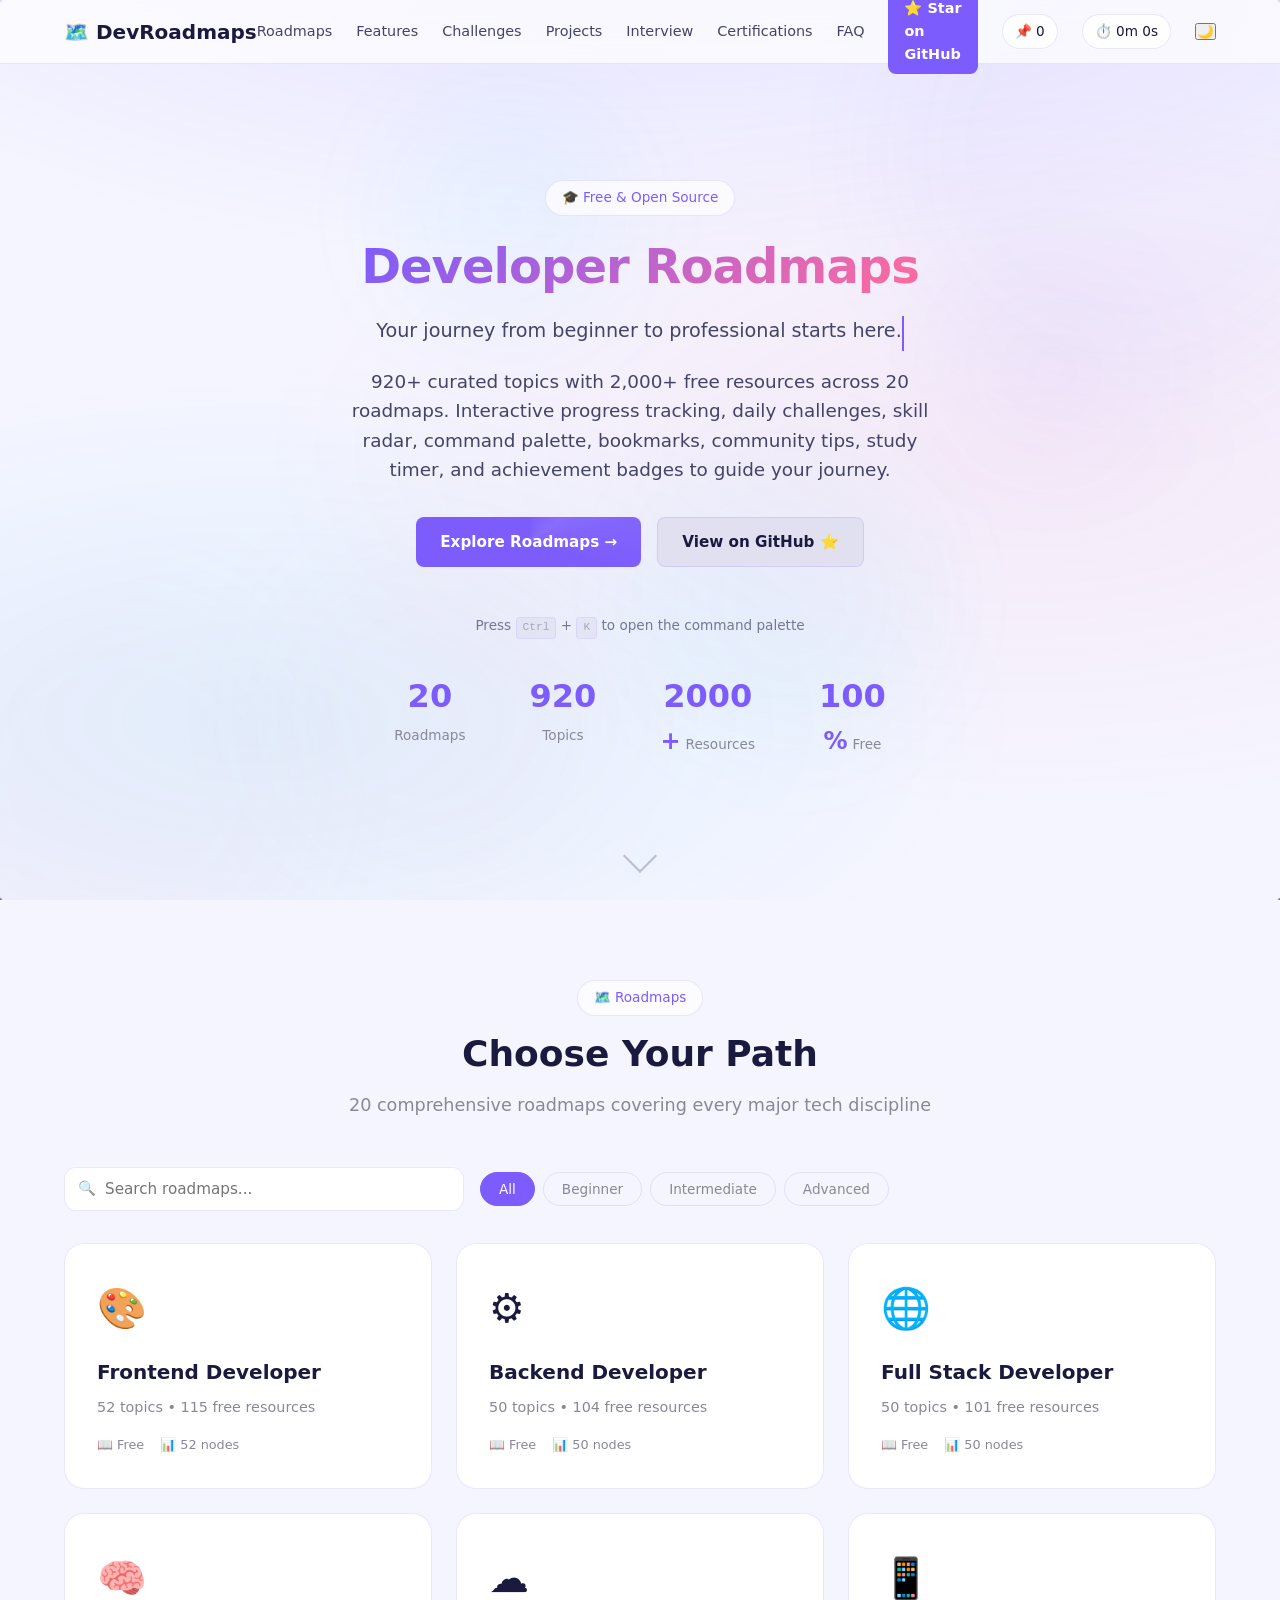
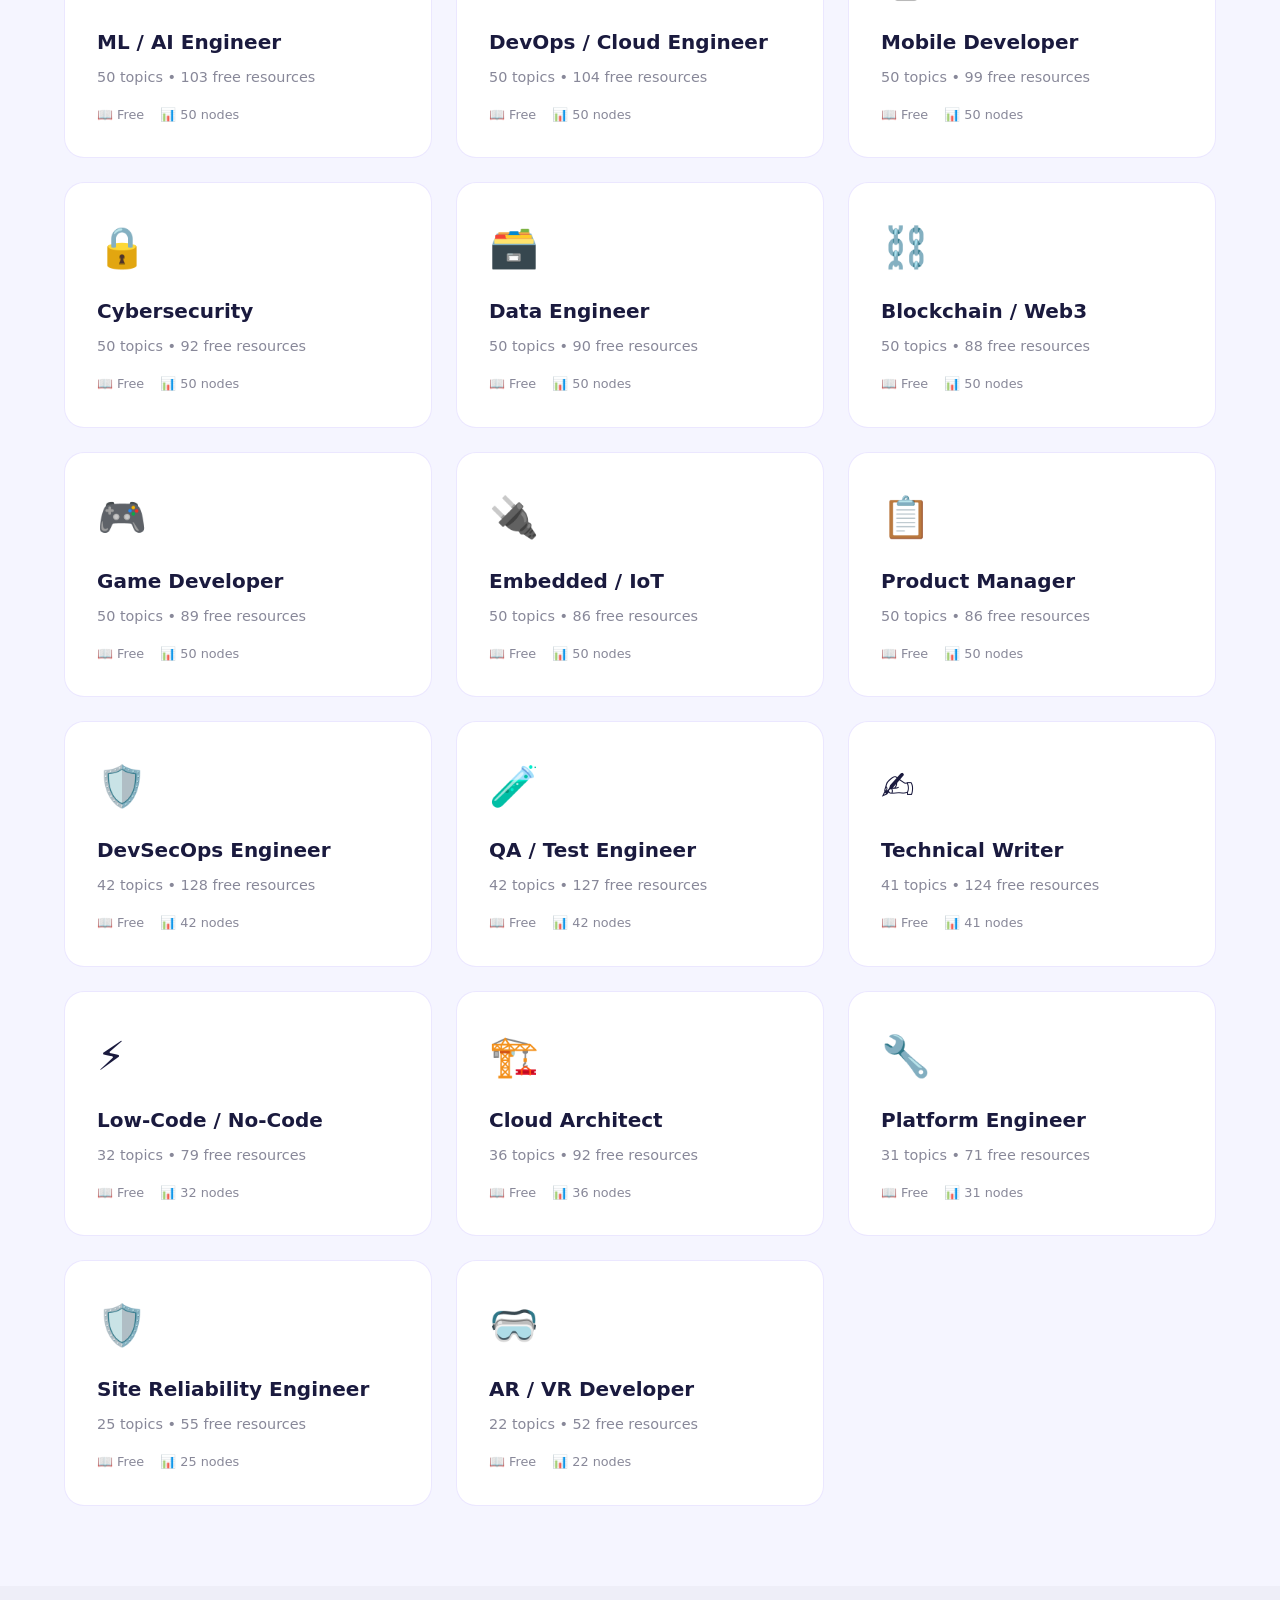
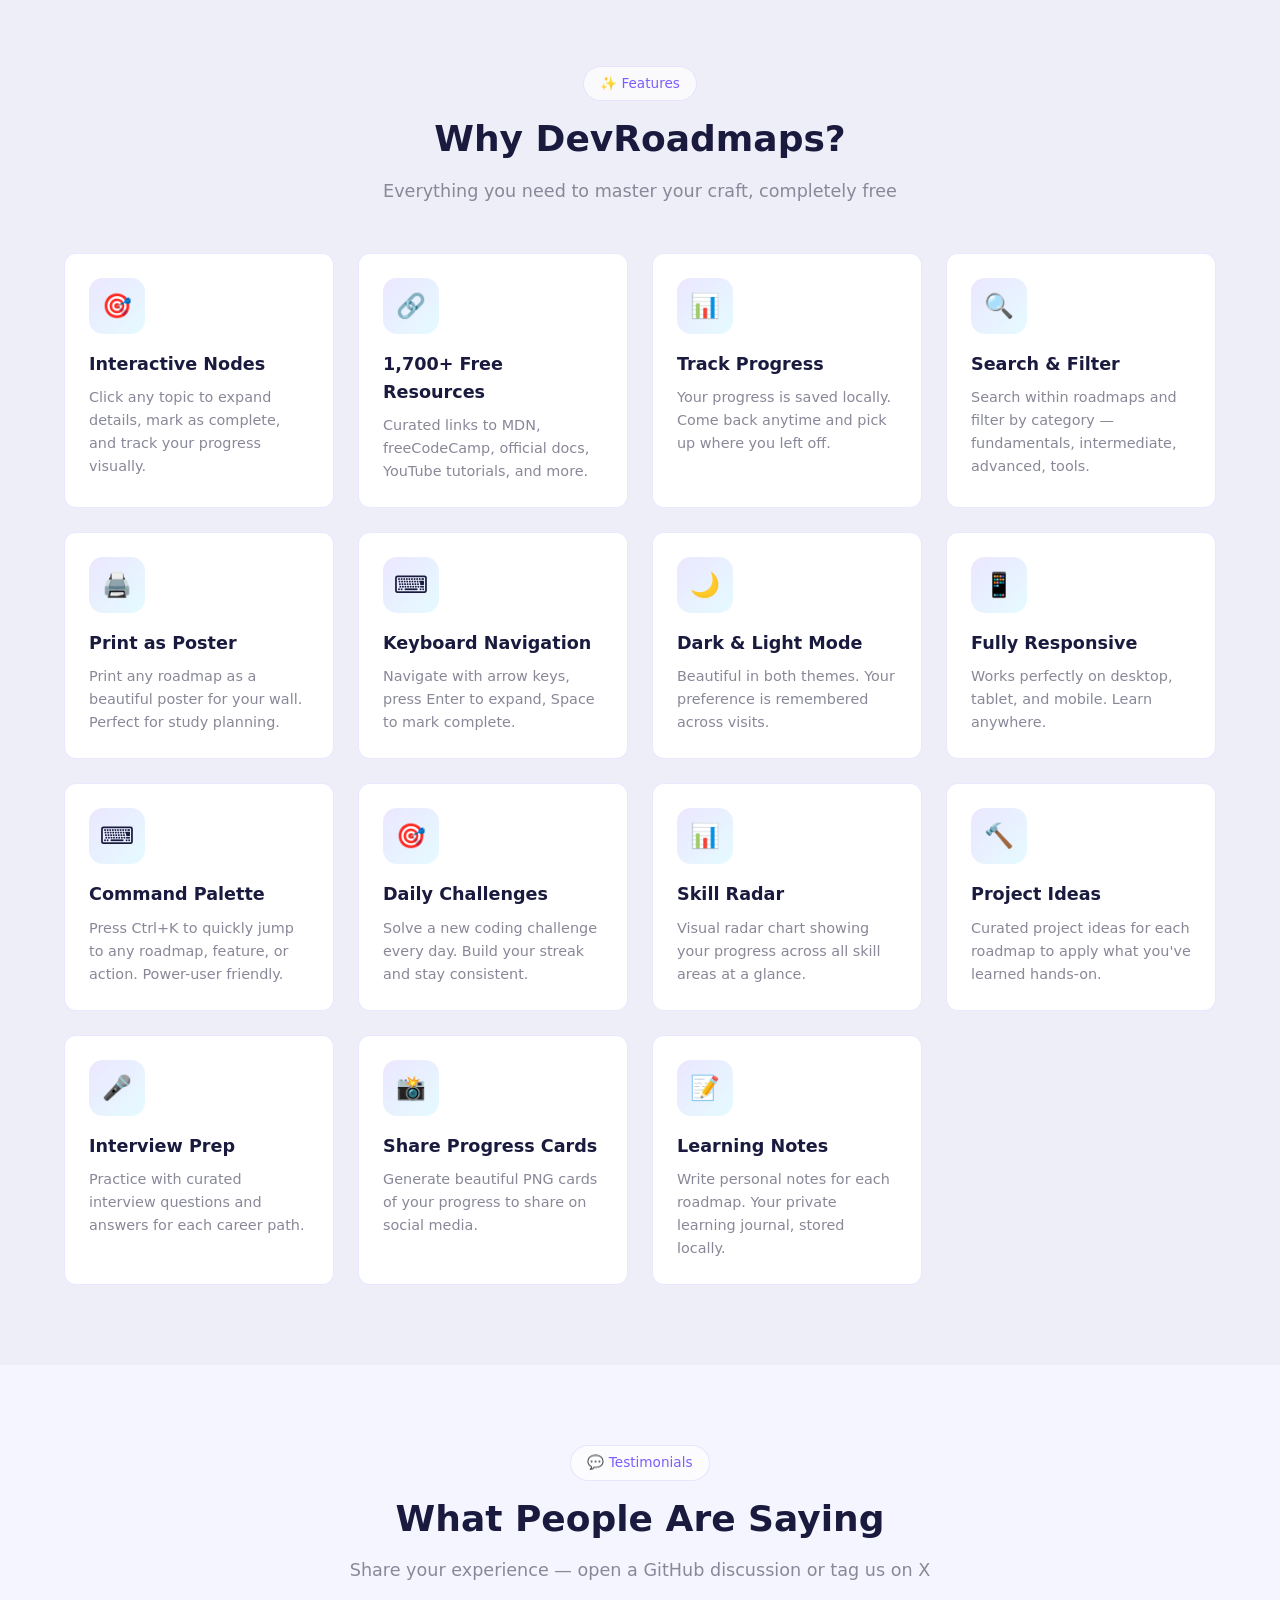
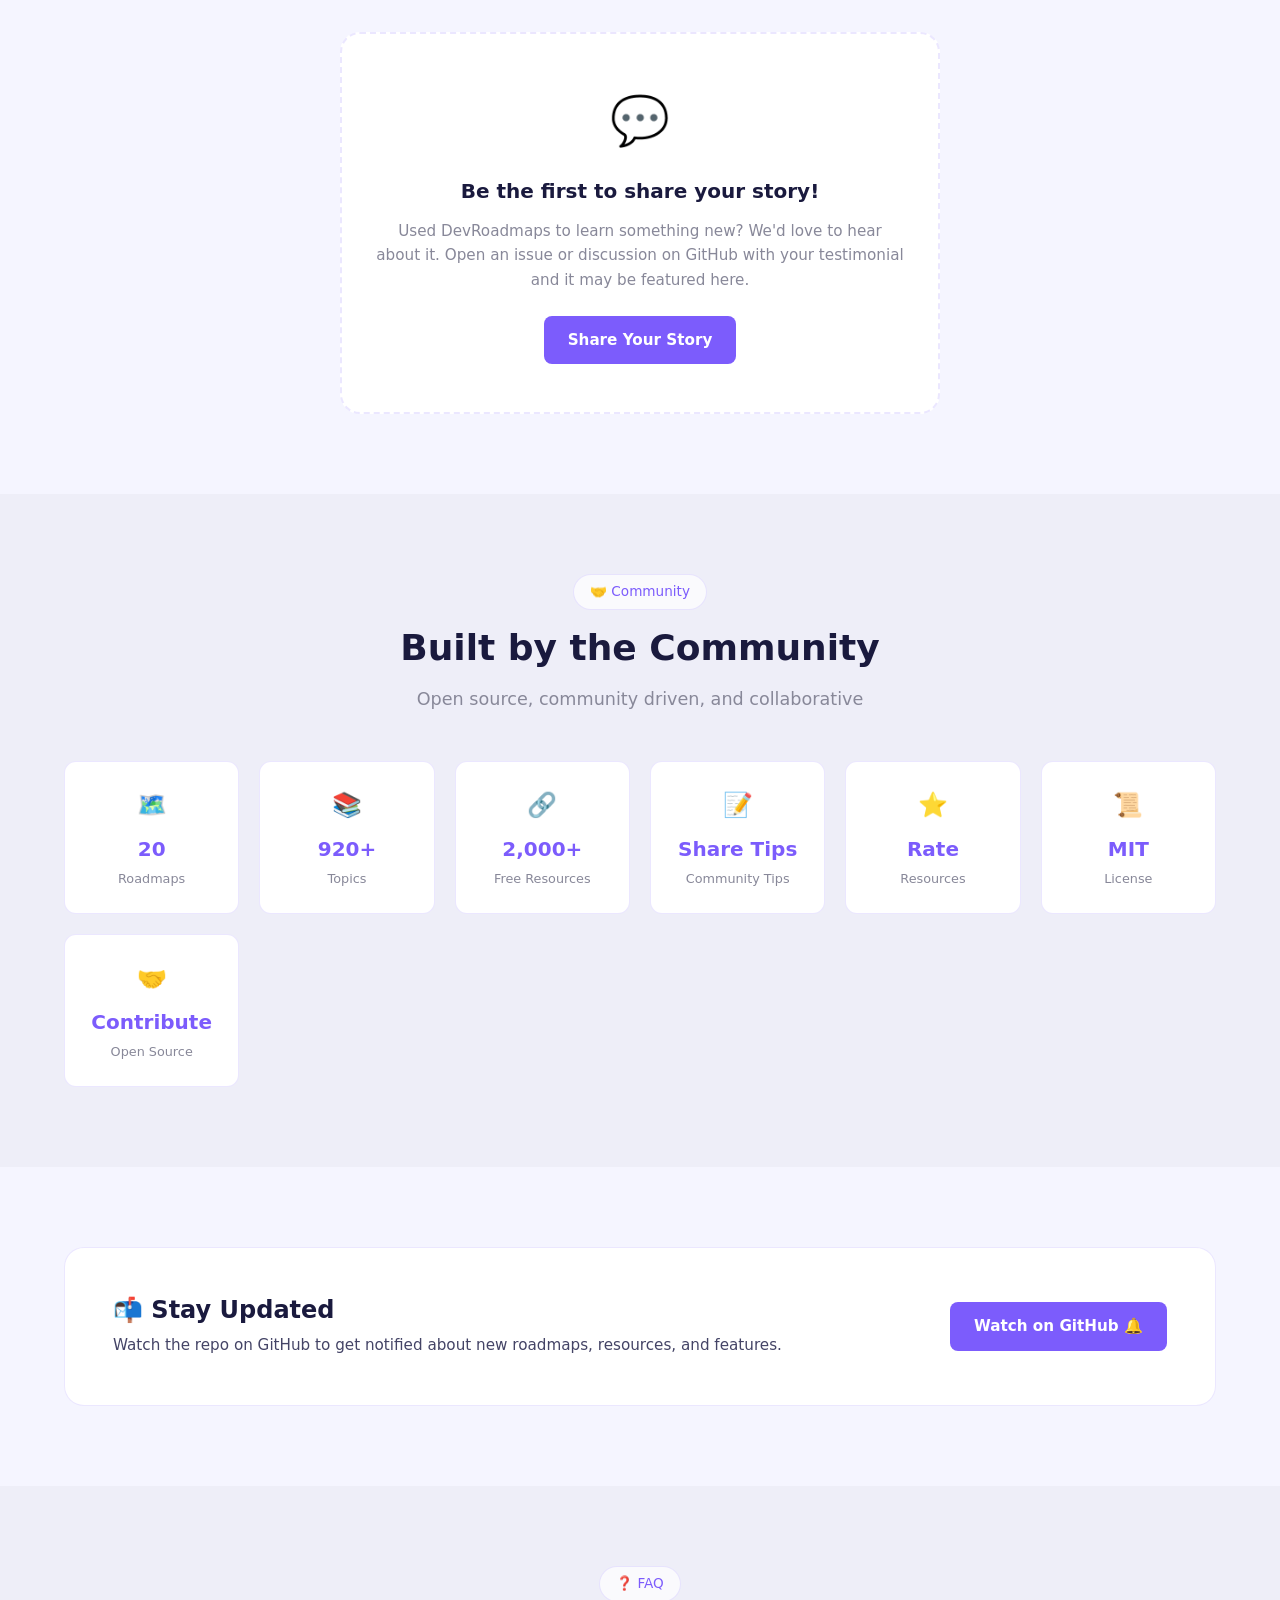
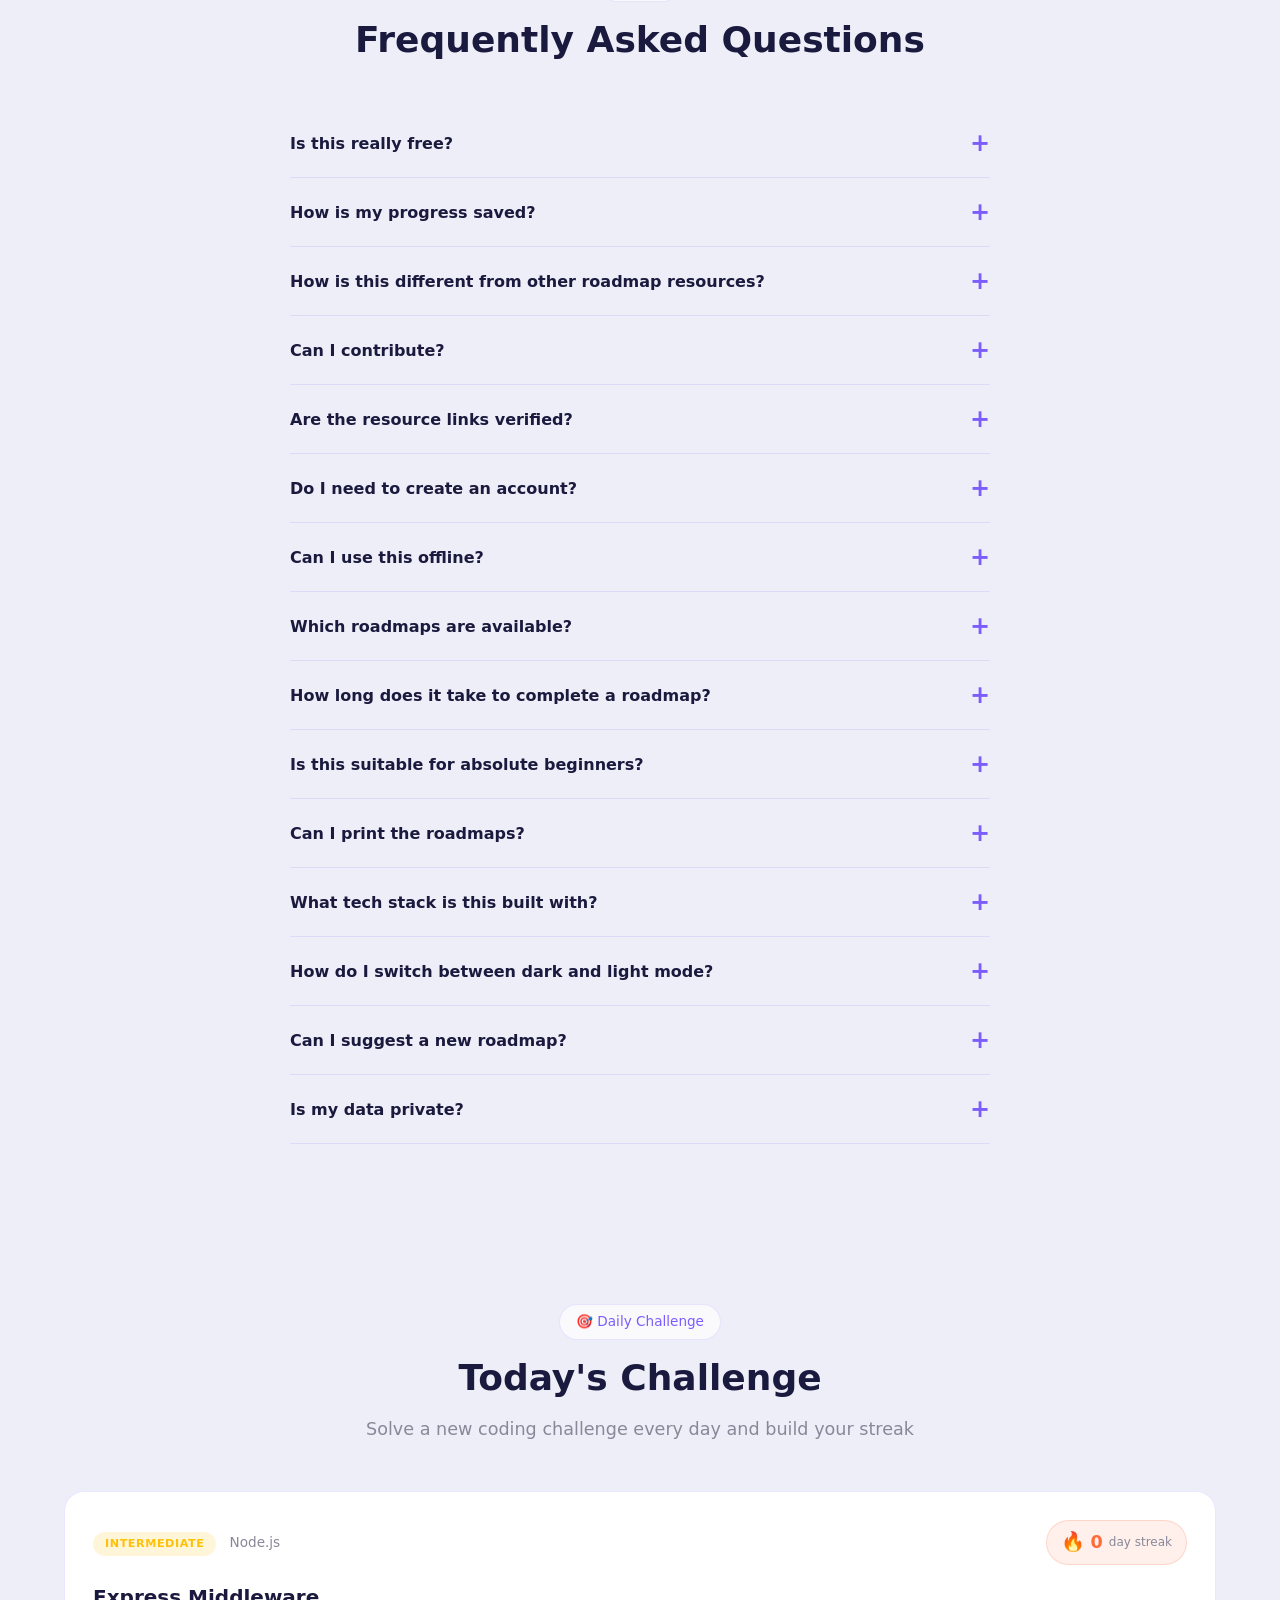
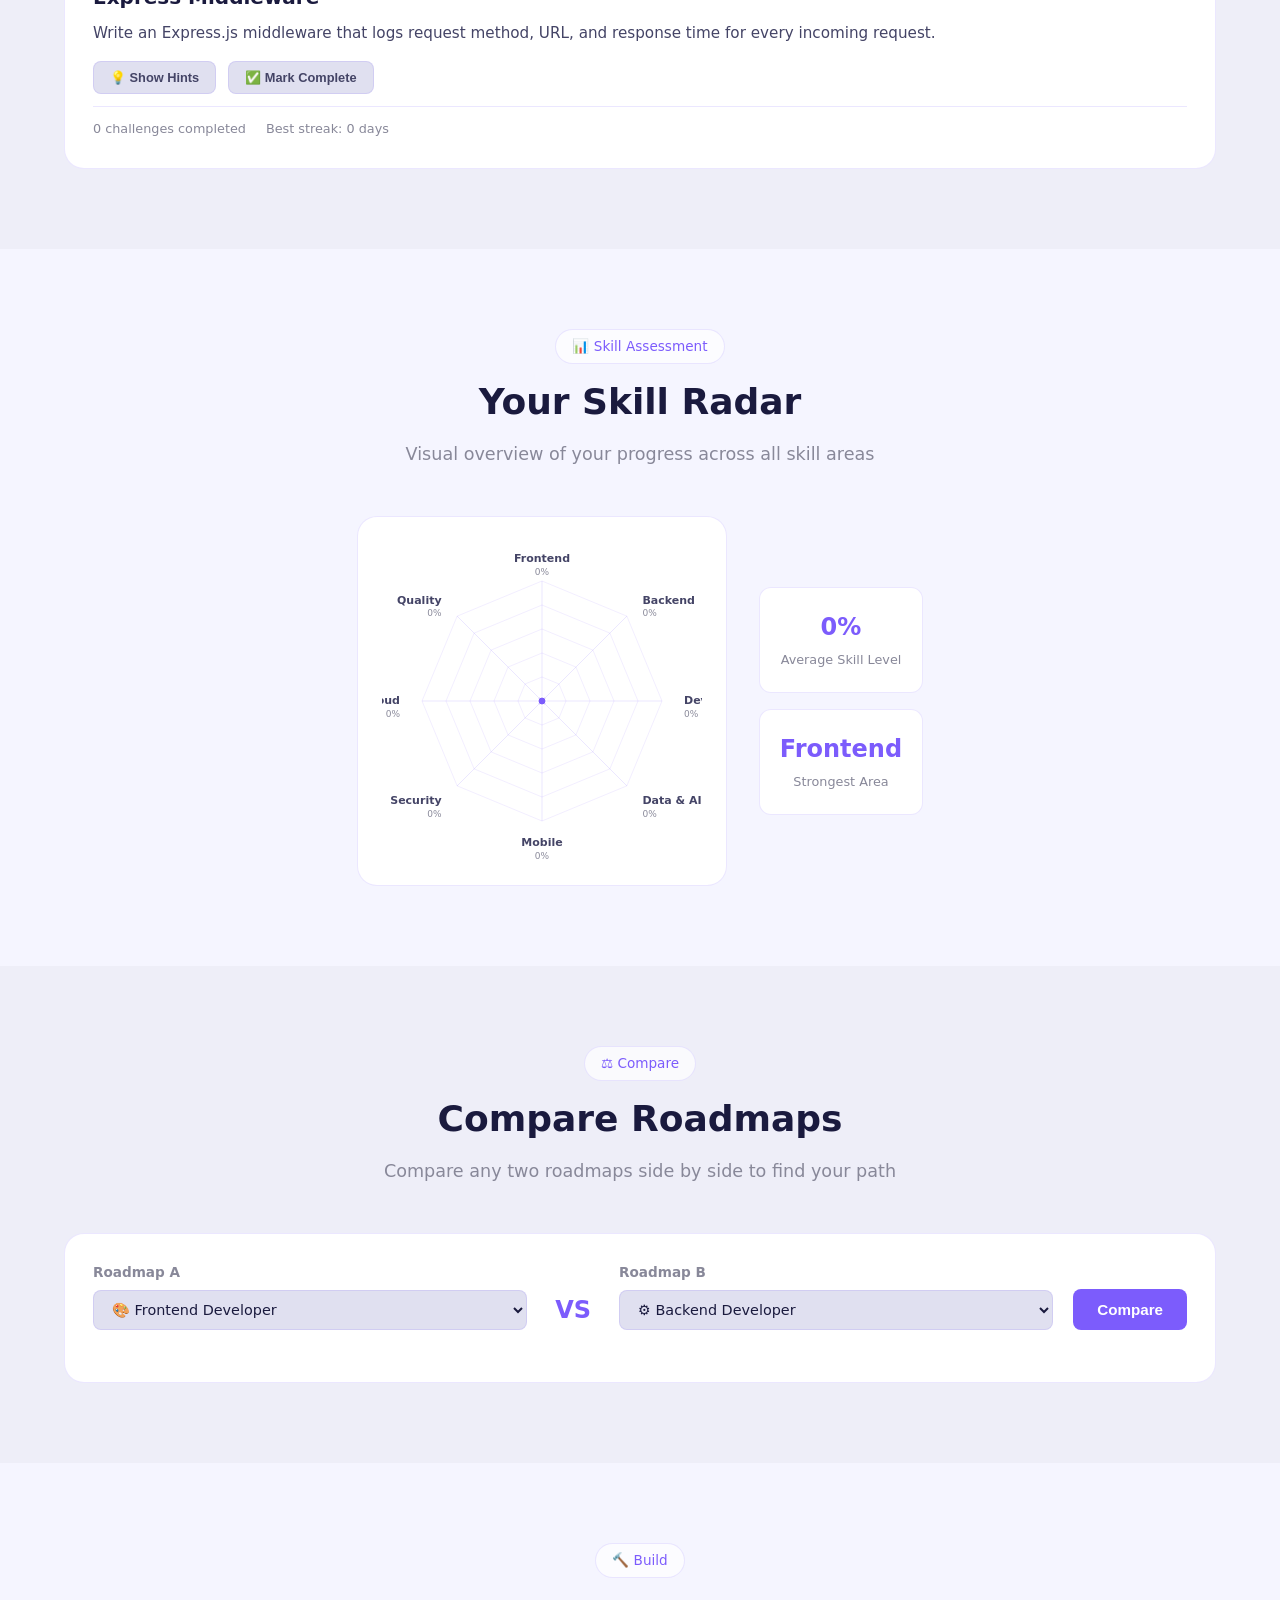
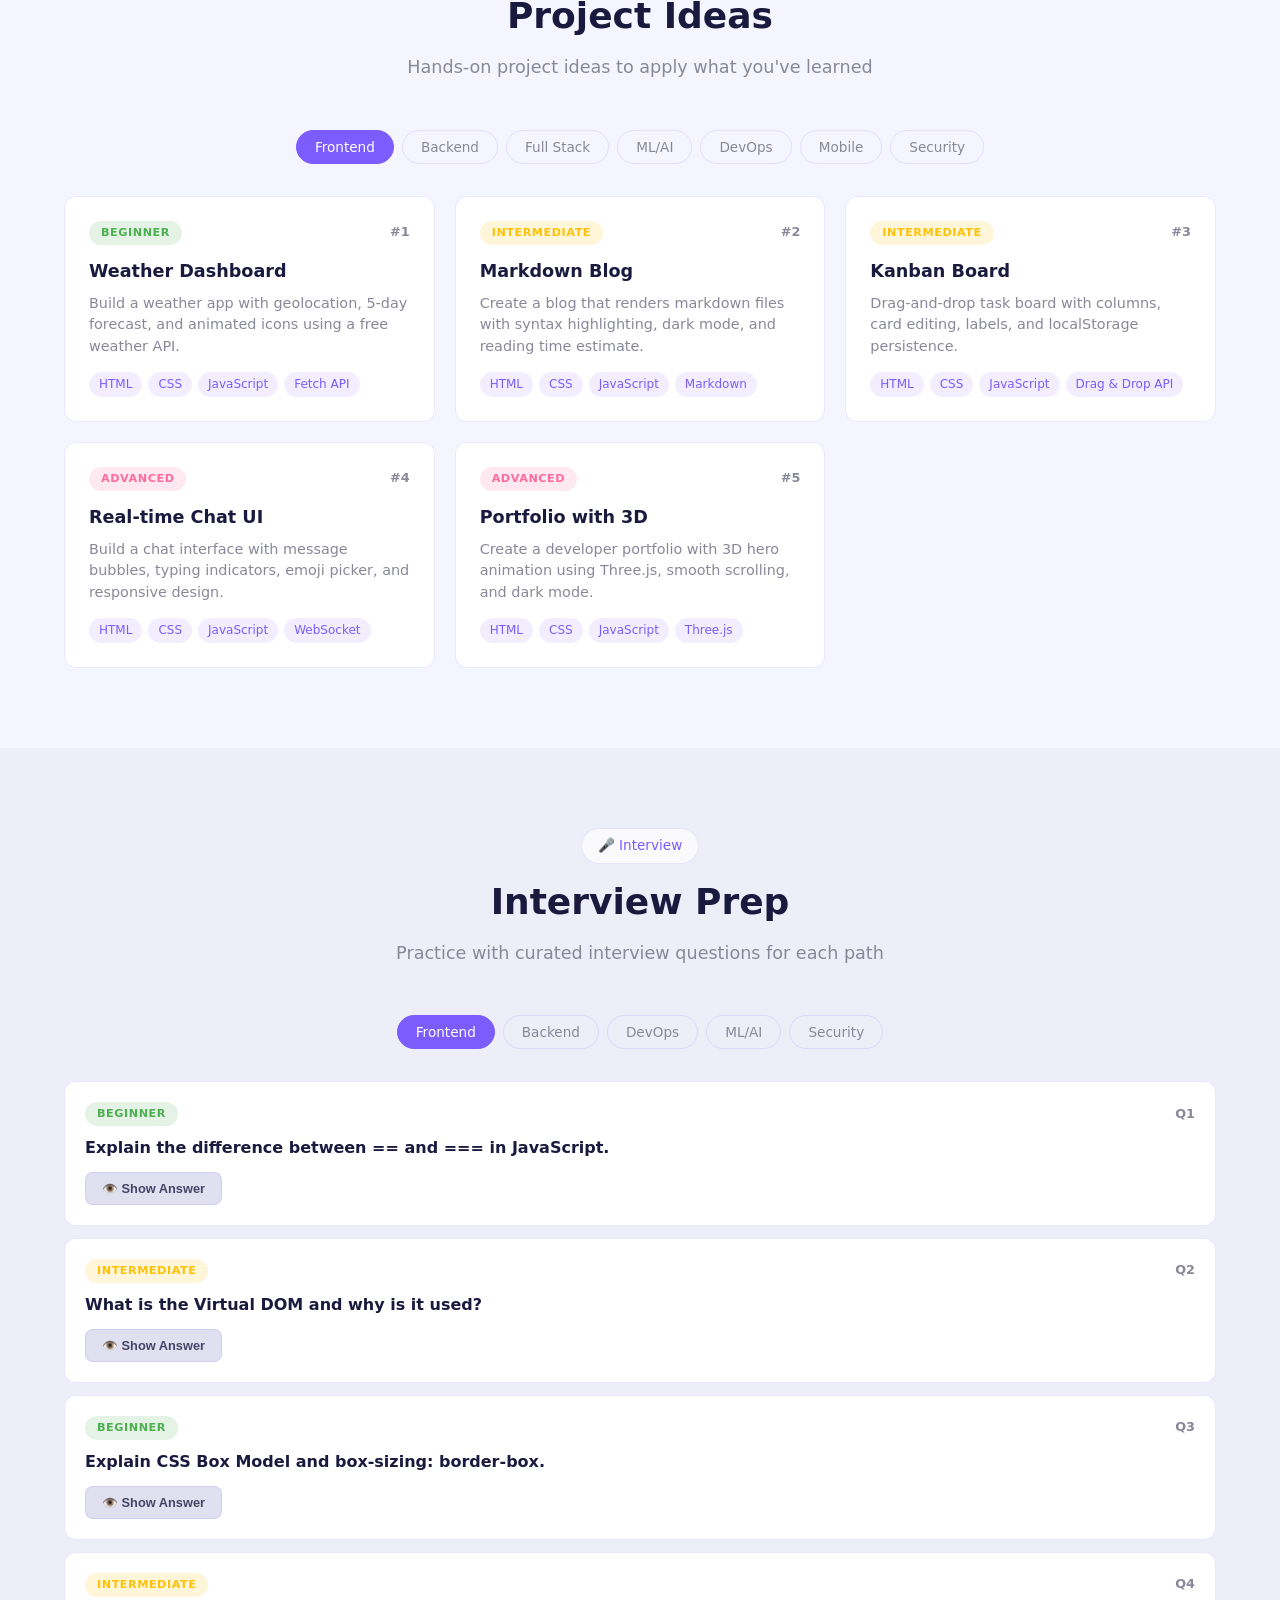
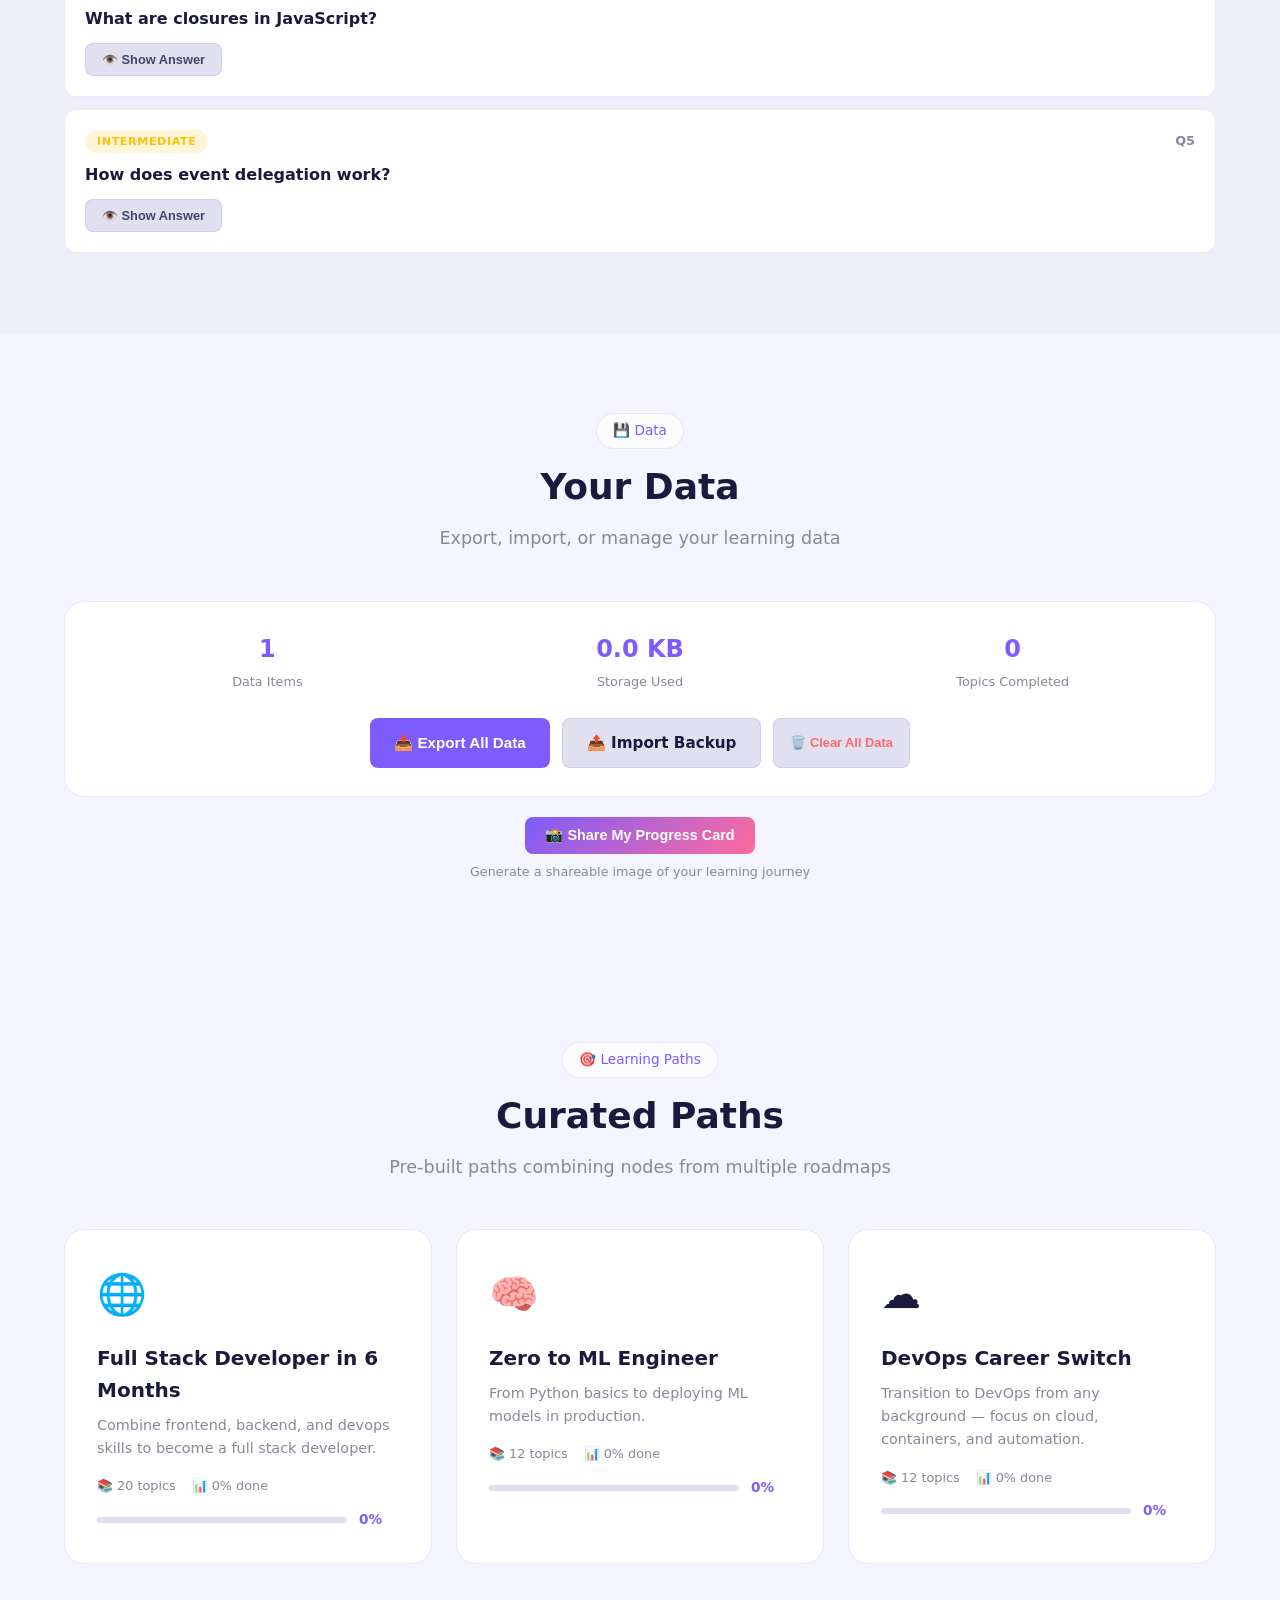
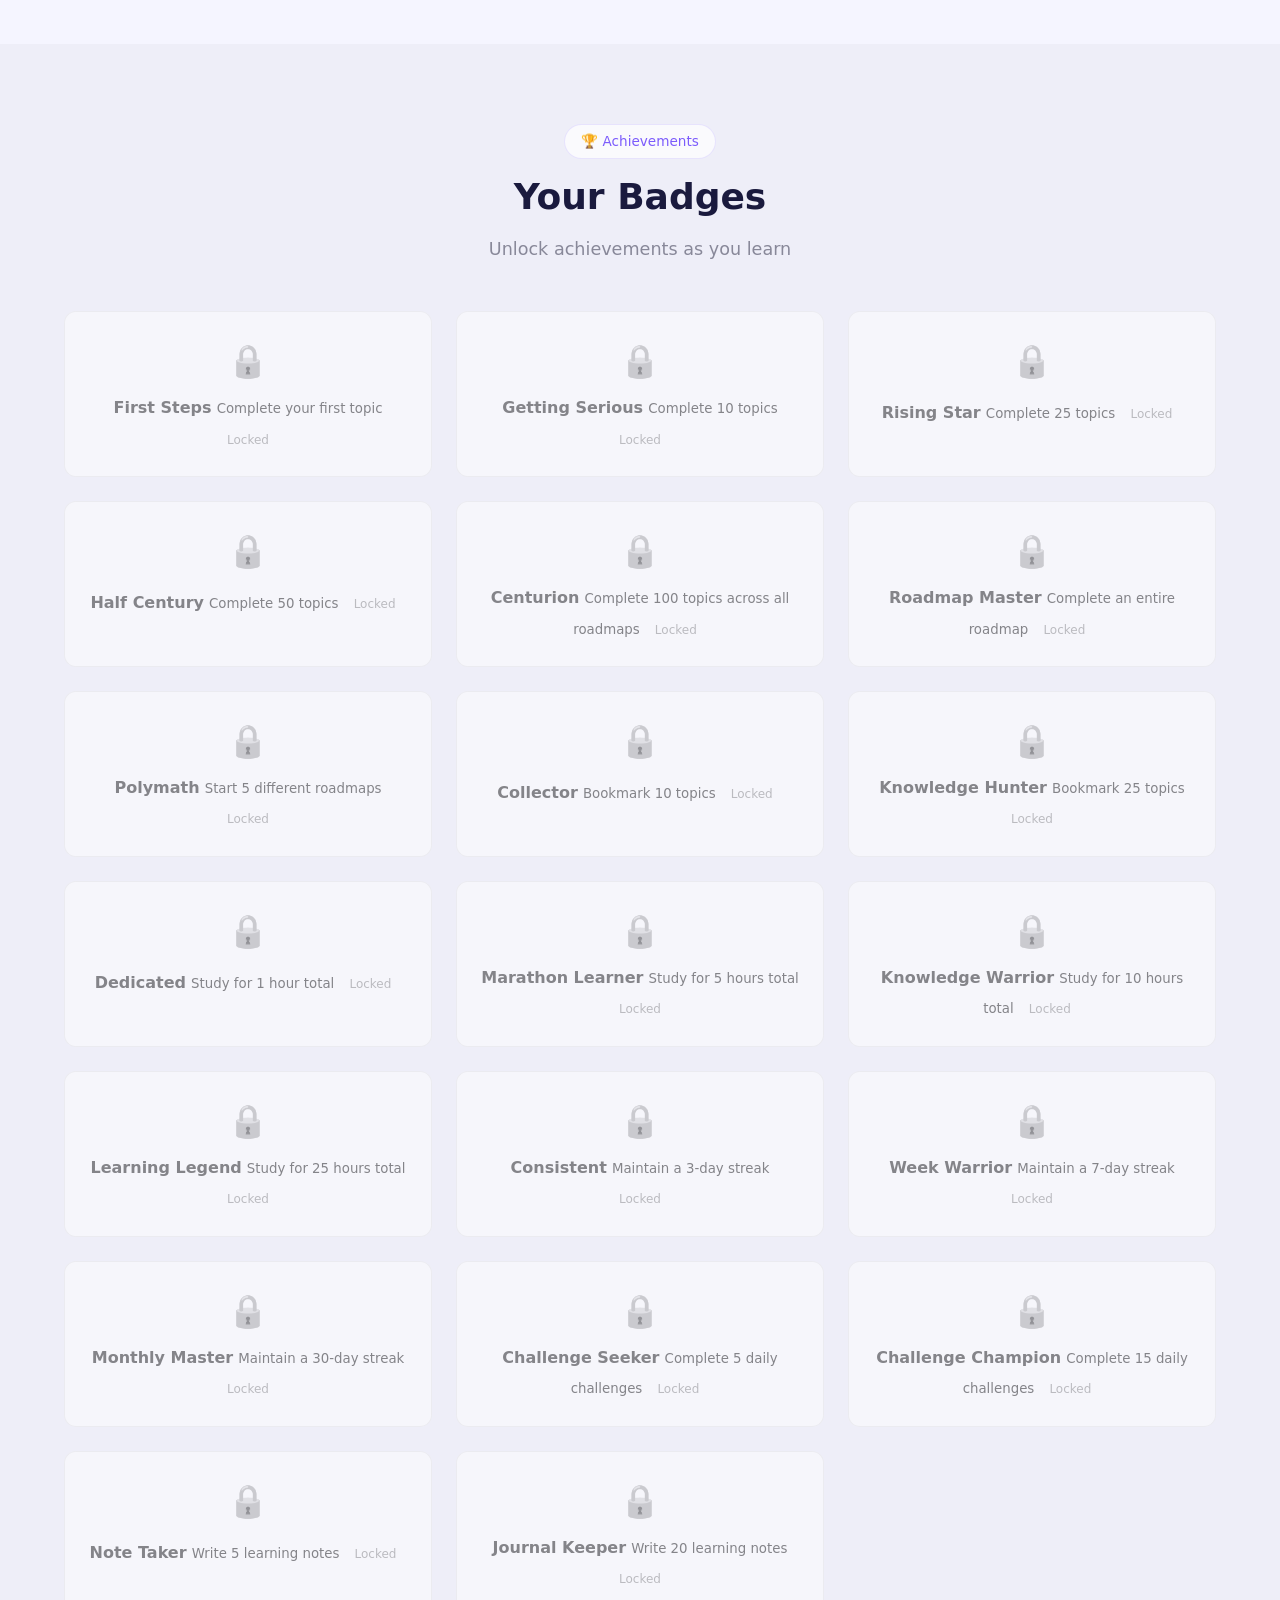
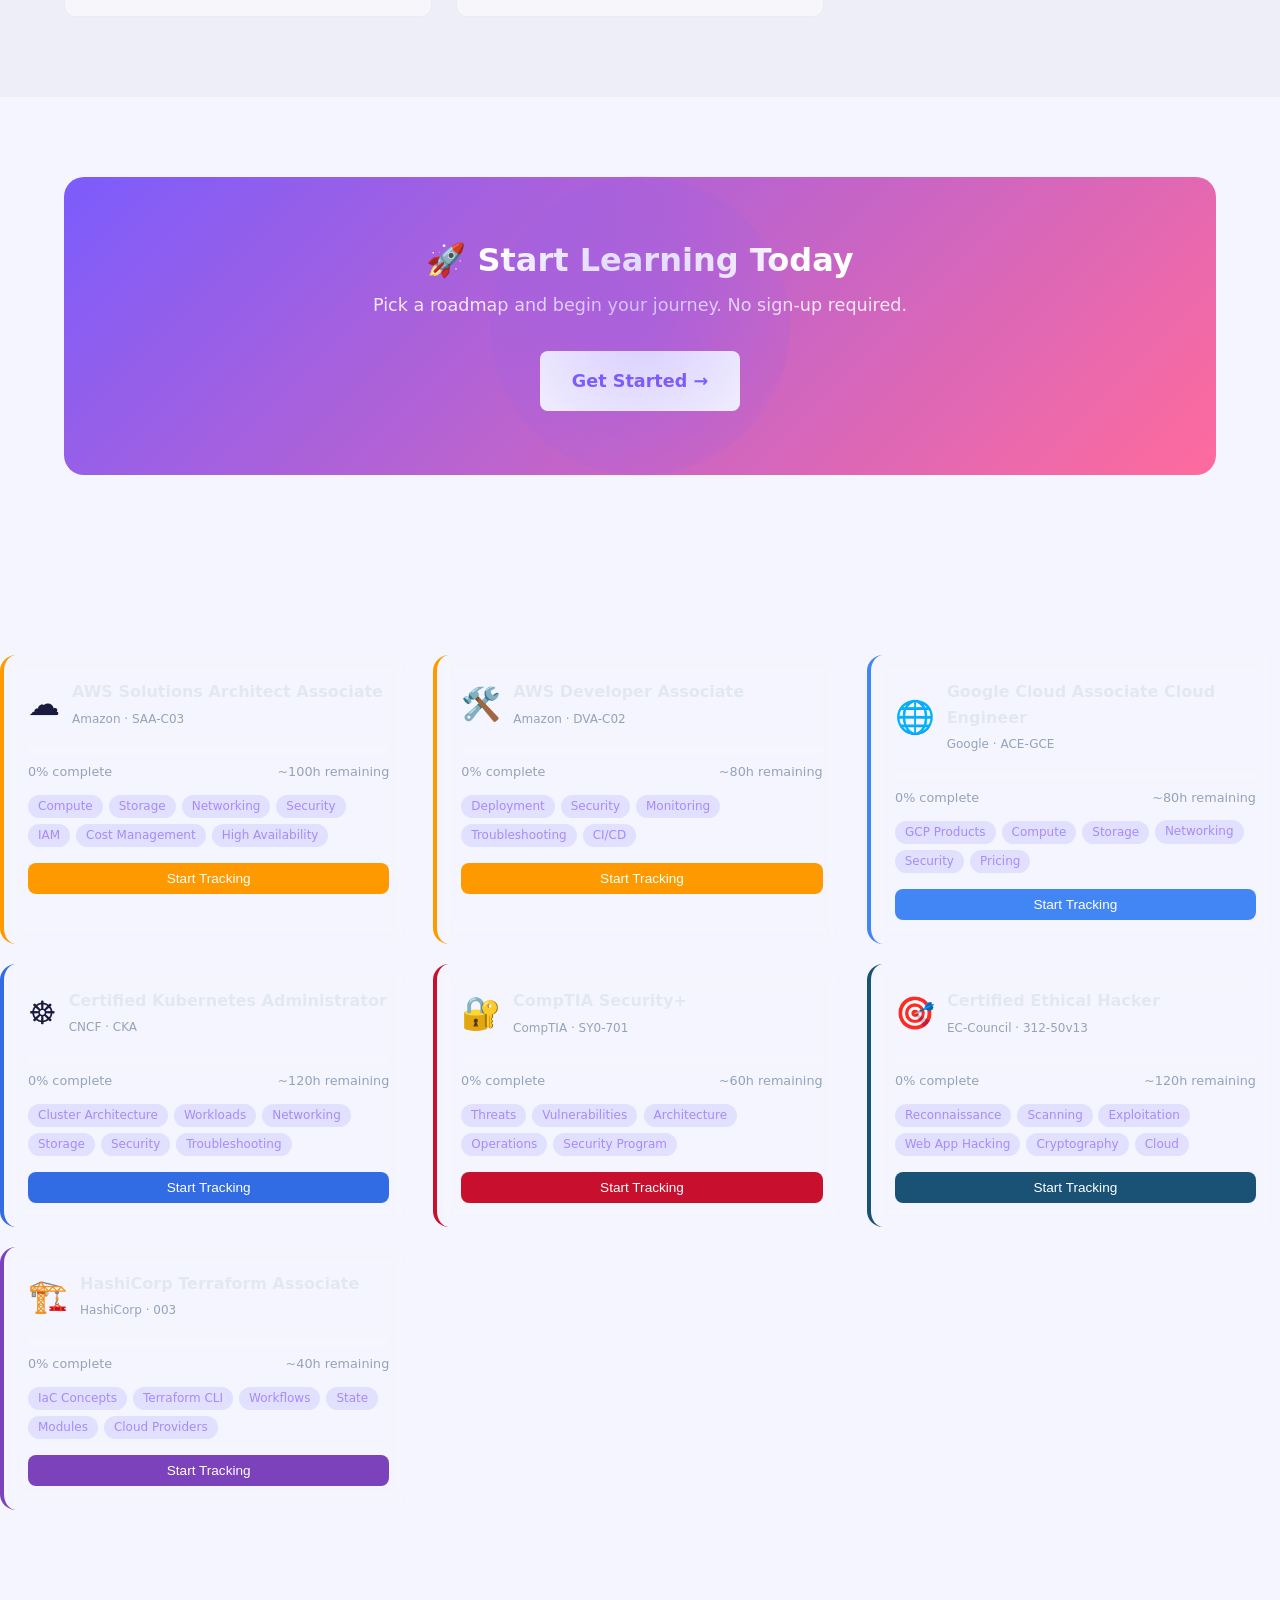
<file: index.html>
<!doctype html>
<html lang="en" data-theme="dark">
  <head>
    <meta name="google-site-verification" content="NE4MzR6NIdQYAoPS52dBxjRxvB8TWUTt4aGM2Uachik" />
    <meta name="google-site-verification" content="2h0hS6xG91EuQjYI1FZAHqQHxFmu7l70BmcSz62ZLmc" />
    <meta charset="UTF-8" />
    <meta name="viewport" content="width=device-width, initial-scale=1.0" />
    <title>
      DevRoadmaps — Free Developer Roadmaps with 920+ Topics | Learn
      Programming, AI, DevOps & More
    </title>
    <meta
      name="description"
      content="Free open-source developer roadmaps for 20 tech paths including Frontend, Backend, DevOps, AI/ML, Cybersecurity, Platform Engineering, SRE and more. 920+ curated topics with 2000+ free resources."
    />
    <meta
      name="keywords"
      content="developer roadmap, learn programming, frontend roadmap, backend roadmap, full stack roadmap, devops roadmap, AI ML roadmap, cybersecurity roadmap, platform engineering, SRE, AR VR, free resources, open source, interactive roadmaps"
    />
    <link rel="canonical" href="https://rudra496.github.io/devroadmaps/" />
    <meta
      property="og:title"
      content="DevRoadmaps — Free Developer Roadmaps with 920+ Topics"
    />
    <meta
      property="og:description"
      content="Free open-source developer roadmaps for 20 tech paths. 920+ curated topics with 2000+ free resources."
    />
    <meta property="og:url" content="https://rudra496.github.io/devroadmaps/" />
    <meta property="og:type" content="website" />
    <meta name="twitter:card" content="summary_large_image" />
    <meta
      name="twitter:title"
      content="DevRoadmaps — Free Developer Roadmaps with 920+ Topics"
    />
    <meta
      name="twitter:description"
      content="Free open-source developer roadmaps for 20 tech paths. 920+ curated topics with 2000+ free resources."
    />
    <meta name="twitter:creator" content="@rudra496" />
    <script type="application/ld+json">
      {
        "@context": "https://schema.org",
        "@type": "WebSite",
        "name": "DevRoadmaps",
        "url": "https://rudra496.github.io/devroadmaps/",
        "description": "Free open-source developer roadmaps for 20 tech paths including Frontend, Backend, DevOps, AI/ML, Cybersecurity, Platform Engineering, SRE and more. 920+ curated topics with 2000+ free resources.",
        "author": {
          "@type": "Person",
          "name": "Rudra Sarker",
          "url": "https://github.com/rudra496"
        },
        "potentialAction": {
          "@type": "SearchAction",
          "target": "https://rudra496.github.io/devroadmaps/?q={search_term_string}",
          "query-input": "required name=search_term_string"
        }
      }
    </script>
    <script type="application/ld+json">
      {
        "@context": "https://schema.org",
        "@type": "EducationalOrganization",
        "name": "DevRoadmaps",
        "url": "https://rudra496.github.io/devroadmaps/",
        "description": "Interactive developer roadmaps covering 20 tech paths with progress tracking, daily challenges, skill assessments, and interview prep.",
        "offers": {
          "@type": "Offer",
          "price": "0",
          "priceCurrency": "USD"
        },
        "numberOfCourses": "20"
      }
    </script>

    <link rel="stylesheet" href="css/style.css" />
    <link
      rel="icon"
      href="data:image/svg+xml,<svg xmlns='http://www.w3.org/2000/svg' viewBox='0 0 100 100'><text y='.9em' font-size='90'>🗺️</text></svg>"
    />
    <link rel="preconnect" href="https://fonts.googleapis.com" />
    <link
      href="https://fonts.googleapis.com/css2?family=Inter:wght@400;500;600;700;800;900&display=swap"
      rel="stylesheet"
    />
    <script>
      // Check local storage or system preference
      if (
        localStorage.getItem("color-theme") === "dark" ||
        (!("color-theme" in localStorage) &&
          window.matchMedia("(prefers-color-scheme: dark)").matches)
      ) {
        document.documentElement.classList.add("dark");
        document.documentElement.setAttribute("data-theme", "dark");
      } else {
        document.documentElement.classList.remove("dark");
        document.documentElement.setAttribute("data-theme", "light");
      }
    </script>
      <script defer src="https://analytics.129-159-229-170.sslip.io/script.js" data-website-id="4072fdeb-a0a9-42b1-b200-6d95ab7f6fe8"></script>
</head>
  <body>
    <!-- Particle Canvas -->
    <canvas id="particles"></canvas>

    <!-- Floating Geometric Shapes -->
    <div class="floating-shapes" aria-hidden="true">
      <div class="shape shape-1"></div>
      <div class="shape shape-2"></div>
      <div class="shape shape-3"></div>
      <div class="shape shape-4"></div>
      <div class="shape shape-5"></div>
      <div class="shape shape-6"></div>
    </div>

    <!-- Navigation -->
    <nav class="navbar" id="navbar">
      <div class="nav-container">
        <a href="index.html" class="nav-logo"
          >🗺️ <span class="logo-text">DevRoadmaps</span></a
        >
        <div class="nav-links" id="navLinks">
          <a href="#roadmaps">Roadmaps</a>
          <a href="#features">Features</a>
          <a href="#daily-challenge-section">Challenges</a>
          <a href="#projects-section">Projects</a>
          <a href="#interview-section">Interview</a>
          <a href="#certifications">Certifications</a>
          <a href="#faq">FAQ</a>
          <a
            href="https://github.com/rudra496/devroadmaps"
            target="_blank"
            rel="noopener"
            class="nav-cta"
            >⭐ Star on GitHub</a
          >
          <span class="nav-badge" id="bookmarkToggle" title="Bookmarks"
            >📌 <span class="bookmark-count">0</span></span
          >
          <span class="nav-badge" title="Total Study Time"
            >⏱️ <span class="total-study-time">0m 0s</span></span
          >
          <button
            id="theme-toggle"
            type="button"
            class="flex items-center justify-center w-10 h-10 ml-2 rounded-lg border border-gray-200 dark:border-gray-700 hover:bg-gray-100 dark:hover:bg-gray-800 transition-all duration-300"
          >
            <span id="theme-toggle-dark-icon" class="hidden text-xl">🌙</span>
            <span id="theme-toggle-light-icon" class="hidden text-xl">☀️</span>
          </button>
        </div>
        <button class="hamburger" id="hamburger" aria-label="Toggle menu">
          <span></span><span></span><span></span>
        </button>
      </div>
    </nav>

    <!-- Hero Section -->
    <header class="hero" id="hero">
      <div class="hero-bg-mesh" aria-hidden="true"></div>
      <div class="hero-content">
        <div class="hero-badge animate-on-scroll">🎓 Free & Open Source</div>
        <h1 class="hero-title animate-on-scroll">
          <span class="gradient-text">Developer Roadmaps</span>
        </h1>
        <p class="hero-typing animate-on-scroll" id="typingTarget"></p>
        <p class="hero-desc animate-on-scroll">
          920+ curated topics with 2,000+ free resources across 20 roadmaps.
          Interactive progress tracking, daily challenges, skill radar, command palette, bookmarks, community tips, study timer, and achievement badges to guide your journey.
        </p>
        <div class="hero-buttons animate-on-scroll">
          <a href="#roadmaps" class="btn btn-primary btn-glow"
            >Explore Roadmaps →</a
          >
          <a
            href="https://github.com/rudra496/devroadmaps"
            target="_blank"
            class="btn btn-secondary"
            >View on GitHub ⭐</a
          >
        </div>
        <p class="hero-desc animate-on-scroll" style="font-size: 0.85rem; opacity: 0.7; margin-top: 12px;">
          Press <span class="kbd">Ctrl</span> + <span class="kbd">K</span> to open the command palette
        </p>
        <div class="hero-stats animate-on-scroll">
          <div class="stat-item">
            <span class="stat-number" data-target="20">0</span>
            <span class="stat-label">Roadmaps</span>
          </div>
          <div class="stat-divider"></div>
          <div class="stat-item">
            <span class="stat-number" data-target="920">0</span>
            <span class="stat-label">Topics</span>
          </div>
          <div class="stat-divider"></div>
          <div class="stat-item">
            <span class="stat-number" data-target="2000">0</span
            ><span class="stat-suffix">+</span>
            <span class="stat-label">Resources</span>
          </div>
          <div class="stat-divider"></div>
          <div class="stat-item">
            <span class="stat-number" data-target="100">0</span
            ><span class="stat-suffix">%</span>
            <span class="stat-label">Free</span>
          </div>
        </div>
      </div>
      <div class="hero-scroll-indicator" aria-hidden="true">
        <div class="scroll-arrow"></div>
      </div>
    </header>

    <!-- Roadmaps Grid -->
    <section class="section" id="roadmaps">
      <div class="container">
        <div class="section-header animate-on-scroll">
          <span class="section-tag">🗺️ Roadmaps</span>
          <h2 class="section-title">Choose Your Path</h2>
          <p class="section-subtitle">
            20 comprehensive roadmaps covering every major tech discipline
          </p>
        </div>
        <!-- Search & Filter -->
        <div class="roadmap-filters animate-on-scroll">
          <div class="search-box-hero">
            <span class="search-icon">🔍</span>
            <input
              type="text"
              id="roadmapSearch"
              placeholder="Search roadmaps..."
              autocomplete="off"
            />
          </div>
          <div class="filter-pills" id="difficultyFilters">
            <button class="pill active" data-diff="all">All</button>
            <button class="pill" data-diff="beginner">Beginner</button>
            <button class="pill" data-diff="intermediate">Intermediate</button>
            <button class="pill" data-diff="advanced">Advanced</button>
          </div>
        </div>
        <div class="roadmaps-grid" id="roadmapsGrid">
          <!-- Populated by JS -->
        </div>
      </div>
    </section>

    <!-- Features -->
    <section class="section section-alt" id="features">
      <div class="container">
        <div class="section-header animate-on-scroll">
          <span class="section-tag">✨ Features</span>
          <h2 class="section-title">Why DevRoadmaps?</h2>
          <p class="section-subtitle">
            Everything you need to master your craft, completely free
          </p>
        </div>
        <div class="features-grid">
          <div class="feature-card animate-on-scroll">
            <div class="feature-icon-wrap">
              <span>🎯</span>
            </div>
            <h3>Interactive Nodes</h3>
            <p>
              Click any topic to expand details, mark as complete, and track
              your progress visually.
            </p>
          </div>
          <div class="feature-card animate-on-scroll">
            <div class="feature-icon-wrap">
              <span>🔗</span>
            </div>
            <h3>1,700+ Free Resources</h3>
            <p>
              Curated links to MDN, freeCodeCamp, official docs, YouTube
              tutorials, and more.
            </p>
          </div>
          <div class="feature-card animate-on-scroll">
            <div class="feature-icon-wrap">
              <span>📊</span>
            </div>
            <h3>Track Progress</h3>
            <p>
              Your progress is saved locally. Come back anytime and pick up
              where you left off.
            </p>
          </div>
          <div class="feature-card animate-on-scroll">
            <div class="feature-icon-wrap">
              <span>🔍</span>
            </div>
            <h3>Search & Filter</h3>
            <p>
              Search within roadmaps and filter by category — fundamentals,
              intermediate, advanced, tools.
            </p>
          </div>
          <div class="feature-card animate-on-scroll">
            <div class="feature-icon-wrap">
              <span>🖨️</span>
            </div>
            <h3>Print as Poster</h3>
            <p>
              Print any roadmap as a beautiful poster for your wall. Perfect for
              study planning.
            </p>
          </div>
          <div class="feature-card animate-on-scroll">
            <div class="feature-icon-wrap">
              <span>⌨️</span>
            </div>
            <h3>Keyboard Navigation</h3>
            <p>
              Navigate with arrow keys, press Enter to expand, Space to mark
              complete.
            </p>
          </div>
          <div class="feature-card animate-on-scroll">
            <div class="feature-icon-wrap">
              <span>🌙</span>
            </div>
            <h3>Dark & Light Mode</h3>
            <p>
              Beautiful in both themes. Your preference is remembered across
              visits.
            </p>
          </div>
          <div class="feature-card animate-on-scroll">
            <div class="feature-icon-wrap">
              <span>📱</span>
            </div>
            <h3>Fully Responsive</h3>
            <p>
              Works perfectly on desktop, tablet, and mobile. Learn anywhere.
            </p>
          </div>
          <div class="feature-card animate-on-scroll">
            <div class="feature-icon-wrap">
              <span>⌨️</span>
            </div>
            <h3>Command Palette</h3>
            <p>
              Press Ctrl+K to quickly jump to any roadmap, feature, or action. Power-user friendly.
            </p>
          </div>
          <div class="feature-card animate-on-scroll">
            <div class="feature-icon-wrap">
              <span>🎯</span>
            </div>
            <h3>Daily Challenges</h3>
            <p>
              Solve a new coding challenge every day. Build your streak and stay consistent.
            </p>
          </div>
          <div class="feature-card animate-on-scroll">
            <div class="feature-icon-wrap">
              <span>📊</span>
            </div>
            <h3>Skill Radar</h3>
            <p>
              Visual radar chart showing your progress across all skill areas at a glance.
            </p>
          </div>
          <div class="feature-card animate-on-scroll">
            <div class="feature-icon-wrap">
              <span>🔨</span>
            </div>
            <h3>Project Ideas</h3>
            <p>
              Curated project ideas for each roadmap to apply what you've learned hands-on.
            </p>
          </div>
          <div class="feature-card animate-on-scroll">
            <div class="feature-icon-wrap">
              <span>🎤</span>
            </div>
            <h3>Interview Prep</h3>
            <p>
              Practice with curated interview questions and answers for each career path.
            </p>
          </div>
          <div class="feature-card animate-on-scroll">
            <div class="feature-icon-wrap">
              <span>📸</span>
            </div>
            <h3>Share Progress Cards</h3>
            <p>
              Generate beautiful PNG cards of your progress to share on social media.
            </p>
          </div>
          <div class="feature-card animate-on-scroll">
            <div class="feature-icon-wrap">
              <span>📝</span>
            </div>
            <h3>Learning Notes</h3>
            <p>
              Write personal notes for each roadmap. Your private learning journal, stored locally.
            </p>
          </div>
        </div>
      </div>
    </section>

    <!-- Testimonials -->
    <section class="section" id="testimonials">
      <div class="container">
        <div class="section-header animate-on-scroll">
          <span class="section-tag">💬 Testimonials</span>
          <h2 class="section-title">What People Are Saying</h2>
          <p class="section-subtitle">
            Share your experience — open a GitHub discussion or tag us on X
          </p>
        </div>
        <div class="testimonials-cta animate-on-scroll">
          <div class="testimonial-placeholder">
            <div class="placeholder-icon">💬</div>
            <h3>Be the first to share your story!</h3>
            <p>
              Used DevRoadmaps to learn something new? We'd love to hear about it.
              Open an issue or discussion on GitHub with your testimonial and
              it may be featured here.
            </p>
            <a
              href="https://github.com/rudra496/devroadmaps/issues/new?template=feature_request.md&title=Testimonial:"
              target="_blank"
              class="btn btn-primary"
              >Share Your Story</a
            >
          </div>
        </div>
      </div>
    </section>

    <!-- Community -->
    <section class="section section-alt" id="community">
      <div class="container">
        <div class="section-header animate-on-scroll">
          <span class="section-tag">🤝 Community</span>
          <h2 class="section-title">Built by the Community</h2>
          <p class="section-subtitle">
            Open source, community driven, and collaborative
          </p>
        </div>
        <div class="community-grid animate-on-scroll">
          <div class="community-stat">
            <div class="community-icon">🗺️</div>
            <div class="community-number">20</div>
            <div class="community-label">Roadmaps</div>
          </div>
          <div class="community-stat">
            <div class="community-icon">📚</div>
            <div class="community-number">920+</div>
            <div class="community-label">Topics</div>
          </div>
          <div class="community-stat">
            <div class="community-icon">🔗</div>
            <div class="community-number">2,000+</div>
            <div class="community-label">Free Resources</div>
          </div>
          <div class="community-stat">
            <div class="community-icon">📝</div>
            <div class="community-number">Share Tips</div>
            <div class="community-label">Community Tips</div>
          </div>
          <div class="community-stat">
            <div class="community-icon">⭐</div>
            <div class="community-number">Rate</div>
            <div class="community-label">Resources</div>
          </div>
          <div class="community-stat">
            <div class="community-icon">📜</div>
            <div class="community-number">MIT</div>
            <div class="community-label">License</div>
          </div>
          <div class="community-stat">
            <div class="community-icon">🤝</div>
            <div class="community-number">
              <a href="https://github.com/rudra496/devroadmaps/fork" target="_blank" style="color: inherit; text-decoration: none"
                >Contribute</a
              >
            </div>
            <div class="community-label">Open Source</div>
          </div>
        </div>
      </div>
    </section>

    <!-- Newsletter -->
    <section class="section newsletter-section">
      <div class="container">
        <div class="newsletter-card animate-on-scroll">
          <div class="newsletter-content">
            <h2>📬 Stay Updated</h2>
            <p>
              Watch the repo on GitHub to get notified about new roadmaps, resources, and features.
            </p>
          </div>
          <div class="newsletter-form">
            <a
              href="https://github.com/rudra496/devroadmaps/subscription"
              target="_blank"
              class="btn btn-primary"
              style="text-align: center; display: inline-flex"
              >Watch on GitHub 🔔</a
            >
          </div>
        </div>
      </div>
    </section>

    <!-- FAQ -->
    <section class="section section-alt" id="faq">
      <div class="container">
        <div class="section-header animate-on-scroll">
          <span class="section-tag">❓ FAQ</span>
          <h2 class="section-title">Frequently Asked Questions</h2>
        </div>
        <div class="faq-list">
          <div class="faq-item animate-on-scroll">
            <button class="faq-question">
              Is this really free? <span>+</span>
            </button>
            <div class="faq-answer">
              <p>
                Yes! 100% free and open source. Every resource linked is free.
                No hidden paywalls, no premium tier. We believe education should
                be accessible to everyone.
              </p>
            </div>
          </div>
          <div class="faq-item animate-on-scroll">
            <button class="faq-question">
              How is my progress saved? <span>+</span>
            </button>
            <div class="faq-answer">
              <p>
                Progress is saved in your browser's localStorage. No account
                needed, no data sent to any server. Clear your browser data to
                reset progress.
              </p>
            </div>
          </div>
          <div class="faq-item animate-on-scroll">
            <button class="faq-question">
              How is this different from other roadmap resources? <span>+</span>
            </button>
            <div class="faq-answer">
              <p>
                We offer 20 complete roadmaps with 920+ topics, community tips,
                resource ratings, resource type filtering, daily challenges, skill radar,
                project ideas, interview prep, interactive progress
                tracking, search/filter, print-as-poster, keyboard navigation,
                and everything is free and open-source with zero dependencies.
              </p>
            </div>
          </div>
          <div class="faq-item animate-on-scroll">
            <button class="faq-question">
              Can I contribute? <span>+</span>
            </button>
            <div class="faq-answer">
              <p>
                Absolutely! Check out our CONTRIBUTING.md for guidelines. You
                can add nodes, fix resources, or suggest new roadmaps via pull
                request.
              </p>
            </div>
          </div>
          <div class="faq-item animate-on-scroll">
            <button class="faq-question">
              Are the resource links verified? <span>+</span>
            </button>
            <div class="faq-answer">
              <p>
                We use stable, well-known resources (MDN, freeCodeCamp, official
                docs, popular YouTube channels). Links are periodically verified
                and PRs welcome to fix any broken ones.
              </p>
            </div>
          </div>
          <div class="faq-item animate-on-scroll">
            <button class="faq-question">
              Do I need to create an account? <span>+</span>
            </button>
            <div class="faq-answer">
              <p>
                Nope! Everything works without an account. Progress is stored in
                your browser. Just open the page and start learning.
              </p>
            </div>
          </div>
          <div class="faq-item animate-on-scroll">
            <button class="faq-question">
              Can I use this offline? <span>+</span>
            </button>
            <div class="faq-answer">
              <p>
                The roadmap viewer and progress tracking work offline once
                loaded. Resource links require internet, but you can print
                roadmaps for offline reference.
              </p>
            </div>
          </div>
          <div class="faq-item animate-on-scroll">
            <button class="faq-question">
              Which roadmaps are available? <span>+</span>
            </button>
            <div class="faq-answer">
              <p>
                Frontend, Backend, Full Stack, ML/AI, DevOps/Cloud, Mobile,
                Cybersecurity, Data Engineering, Blockchain/Web3, Game Dev,
                Embedded/IoT, Product Management, DevSecOps, QA Engineer,
                Technical Writer, Low-Code/No-Code, Cloud Architect,
                Platform Engineer, Site Reliability Engineer, and AR/VR Developer.
              </p>
            </div>
          </div>
          <div class="faq-item animate-on-scroll">
            <button class="faq-question">
              How long does it take to complete a roadmap? <span>+</span>
            </button>
            <div class="faq-answer">
              <p>
                It varies! A beginner roadmap might take 3-6 months studying
                part-time. Advanced roadmaps could take 6-12 months. The key is
                consistency.
              </p>
            </div>
          </div>
          <div class="faq-item animate-on-scroll">
            <button class="faq-question">
              Is this suitable for absolute beginners? <span>+</span>
            </button>
            <div class="faq-answer">
              <p>
                Yes! Each roadmap starts from fundamentals and progresses to
                advanced topics. The difficulty badges help you know where to
                start.
              </p>
            </div>
          </div>
          <div class="faq-item animate-on-scroll">
            <button class="faq-question">
              Can I print the roadmaps? <span>+</span>
            </button>
            <div class="faq-answer">
              <p>
                Yes! Click the Print button on any roadmap page. It generates a
                clean, print-friendly layout. Great for wall posters or study
                notes.
              </p>
            </div>
          </div>
          <div class="faq-item animate-on-scroll">
            <button class="faq-question">
              What tech stack is this built with? <span>+</span>
            </button>
            <div class="faq-answer">
              <p>
                Vanilla HTML, CSS, and JavaScript. No frameworks, no build
                tools, no dependencies. Just open index.html in any browser.
              </p>
            </div>
          </div>
          <div class="faq-item animate-on-scroll">
            <button class="faq-question">
              How do I switch between dark and light mode? <span>+</span>
            </button>
            <div class="faq-answer">
              <p>
                Click the theme icon in the bottom-left corner to cycle through
                Dark → Light → Auto (follows system preference). Your choice is
                saved and persisted across visits.
              </p>
            </div>
          </div>
          <div class="faq-item animate-on-scroll">
            <button class="faq-question">
              Can I suggest a new roadmap? <span>+</span>
            </button>
            <div class="faq-answer">
              <p>
                Absolutely! Open an issue on GitHub with your suggestion. If
                there's enough interest, we'll add it. You can also submit a PR
                with the JSON data.
              </p>
            </div>
          </div>
          <div class="faq-item animate-on-scroll">
            <button class="faq-question">
              Is my data private? <span>+</span>
            </button>
            <div class="faq-answer">
              <p>
                Completely. All data stays in your browser. We don't use
                cookies, analytics, or any tracking. Your learning is your
                business.
              </p>
            </div>
          </div>
        </div>
      </div>
    </section>

    <!-- Daily Challenge -->
    <section class="section section-alt" id="daily-challenge-section">
      <div class="container">
        <div class="section-header animate-on-scroll">
          <span class="section-tag">🎯 Daily Challenge</span>
          <h2 class="section-title">Today's Challenge</h2>
          <p class="section-subtitle">
            Solve a new coding challenge every day and build your streak
          </p>
        </div>
        <div id="daily-challenge" class="animate-on-scroll"></div>
      </div>
    </section>

    <!-- Skill Radar -->
    <section class="section" id="skill-radar-section">
      <div class="container">
        <div class="section-header animate-on-scroll">
          <span class="section-tag">📊 Skill Assessment</span>
          <h2 class="section-title">Your Skill Radar</h2>
          <p class="section-subtitle">
            Visual overview of your progress across all skill areas
          </p>
        </div>
        <div id="skill-radar" class="animate-on-scroll"></div>
      </div>
    </section>

    <!-- Compare Roadmaps -->
    <section class="section section-alt" id="compare-section">
      <div class="container">
        <div class="section-header animate-on-scroll">
          <span class="section-tag">⚖️ Compare</span>
          <h2 class="section-title">Compare Roadmaps</h2>
          <p class="section-subtitle">
            Compare any two roadmaps side by side to find your path
          </p>
        </div>
        <div id="comparison-tool" class="animate-on-scroll"></div>
      </div>
    </section>

    <!-- Project Ideas -->
    <section class="section" id="projects-section">
      <div class="container">
        <div class="section-header animate-on-scroll">
          <span class="section-tag">🔨 Build</span>
          <h2 class="section-title">Project Ideas</h2>
          <p class="section-subtitle">
            Hands-on project ideas to apply what you've learned
          </p>
        </div>
        <div class="roadmap-filters animate-on-scroll" style="justify-content: center;">
          <div class="filter-pills" id="projectRoadmapFilter">
            <button class="pill active" data-project="frontend">Frontend</button>
            <button class="pill" data-project="backend">Backend</button>
            <button class="pill" data-project="fullstack">Full Stack</button>
            <button class="pill" data-project="ml-ai">ML/AI</button>
            <button class="pill" data-project="devops">DevOps</button>
            <button class="pill" data-project="mobile">Mobile</button>
            <button class="pill" data-project="cybersecurity">Security</button>
          </div>
        </div>
        <div id="project-ideas" class="animate-on-scroll"></div>
      </div>
    </section>

    <!-- Interview Prep -->
    <section class="section section-alt" id="interview-section">
      <div class="container">
        <div class="section-header animate-on-scroll">
          <span class="section-tag">🎤 Interview</span>
          <h2 class="section-title">Interview Prep</h2>
          <p class="section-subtitle">
            Practice with curated interview questions for each path
          </p>
        </div>
        <div class="roadmap-filters animate-on-scroll" style="justify-content: center;">
          <div class="filter-pills" id="interviewRoadmapFilter">
            <button class="pill active" data-interview="frontend">Frontend</button>
            <button class="pill" data-interview="backend">Backend</button>
            <button class="pill" data-interview="devops">DevOps</button>
            <button class="pill" data-interview="ml-ai">ML/AI</button>
            <button class="pill" data-interview="cybersecurity">Security</button>
          </div>
        </div>
        <div id="interview-prep" class="animate-on-scroll"></div>
      </div>
    </section>

    <!-- Data Management -->
    <section class="section" id="data-section">
      <div class="container">
        <div class="section-header animate-on-scroll">
          <span class="section-tag">💾 Data</span>
          <h2 class="section-title">Your Data</h2>
          <p class="section-subtitle">
            Export, import, or manage your learning data
          </p>
        </div>
        <div id="data-management" class="animate-on-scroll"></div>
        <div style="text-align: center; margin-top: 20px;" class="animate-on-scroll">
          <button class="share-progress-btn" onclick="shareOverallProgress()">📸 Share My Progress Card</button>
          <p style="font-size: 0.8rem; color: var(--text-muted); margin-top: 8px;">
            Generate a shareable image of your learning journey
          </p>
        </div>
      </div>
    </section>

    <!-- Bookmark Panel -->
    <div class="bookmark-panel" id="bookmarkPanel">
      <div class="bookmark-panel-header">
        <h3>📌 Bookmarks</h3>
        <button onclick="exportBookmarks()" class="btn btn-sm">
          Export Study Plan 📥
        </button>
      </div>
      <div id="bookmarkList"></div>
    </div>

    <!-- Learning Paths -->
    <section class="section" id="learning-paths">
      <div class="container">
        <div class="section-header animate-on-scroll">
          <span class="section-tag">🎯 Learning Paths</span>
          <h2 class="section-title">Curated Paths</h2>
          <p class="section-subtitle">
            Pre-built paths combining nodes from multiple roadmaps
          </p>
        </div>
        <div class="roadmaps-grid" id="learningPathsGrid"></div>
      </div>
    </section>

    <!-- Achievements -->
    <section class="section section-alt" id="achievements">
      <div class="container">
        <div class="section-header animate-on-scroll">
          <span class="section-tag">🏆 Achievements</span>
          <h2 class="section-title">Your Badges</h2>
          <p class="section-subtitle">Unlock achievements as you learn</p>
        </div>
        <div class="roadmaps-grid" id="achievementsGrid"></div>
      </div>
    </section>

    <!-- CTA -->
    <section class="section cta-section">
      <div class="container">
        <div class="cta-card animate-on-scroll">
          <div class="cta-glow" aria-hidden="true"></div>
          <h2>🚀 Start Learning Today</h2>
          <p>Pick a roadmap and begin your journey. No sign-up required.</p>
          <a href="#roadmaps" class="btn btn-primary btn-lg">Get Started →</a>
        </div>
      </div>
    </section>

    <!-- Certifications -->
    <section id="certifications" class="section">
      <div class="container">
        <h2 class="section-title">🏆 Certifications</h2>
        <p class="section-subtitle">
          Track your progress toward industry certifications — roadmap nodes map
          to real exam topics
        </p>
        <div id="certifications"></div>
      </div>
    </section>

    <!-- Community Forum -->
    <section id="community-forum-section" class="section">
      <div class="container">
        <h2 class="section-title">💬 Community</h2>
        <p class="section-subtitle">
          Connect with fellow learners, ask questions, share your progress
        </p>
        <div id="community-forum"></div>
      </div>
    </section>

    <!-- Footer -->
    <footer class="footer">
      <div class="container">
        <div class="footer-grid">
          <div class="footer-brand">
            <span class="nav-logo"
              >🗺️ <span class="logo-text">DevRoadmaps</span></span
            >
            <p>
              Free, open-source developer roadmaps.<br />Learn any tech
              path with curated, free resources.
            </p>
            <div class="footer-social">
              <a
                href="https://github.com/rudra496"
                target="_blank"
                rel="noopener"
                aria-label="GitHub"
                >GitHub</a
              >
              <a
                href="https://www.linkedin.com/in/rudrasarker"
                target="_blank"
                rel="noopener"
                aria-label="LinkedIn"
                >LinkedIn</a
              >
              <a
                href="https://x.com/Rudra496"
                target="_blank"
                rel="noopener"
                aria-label="X/Twitter"
                >X/Twitter</a
              >
              <a
                href="https://www.facebook.com/rudrasarker130"
                target="_blank"
                rel="noopener"
                aria-label="Facebook"
                >Facebook</a
              >
              <a
                href="https://youtube.com/@rudrasarker9732"
                target="_blank"
                rel="noopener"
                aria-label="YouTube"
                >YouTube</a
              >
              <a
                href="https://dev.to/rudra_sarker"
                target="_blank"
                rel="noopener"
                aria-label="Dev.to"
                >Dev.to</a
              >
              <a
                href="https://www.researchgate.net/profile/Rudra-Sarker-3"
                target="_blank"
                rel="noopener"
                aria-label="ResearchGate"
                >ResearchGate</a
              >
            </div>
          </div>
          <div class="footer-col">
            <h4>Roadmaps</h4>
            <a href="roadmap.html?roadmap=frontend">Frontend</a>
            <a href="roadmap.html?roadmap=backend">Backend</a>
            <a href="roadmap.html?roadmap=fullstack">Full Stack</a>
            <a href="roadmap.html?roadmap=ml-ai">ML/AI</a>
            <a href="roadmap.html?roadmap=devops">DevOps</a>
            <a href="roadmap.html?roadmap=mobile">Mobile</a>
          </div>
          <div class="footer-col">
            <h4>More</h4>
            <a href="roadmap.html?roadmap=cybersecurity">Cybersecurity</a>
            <a href="roadmap.html?roadmap=data-engineer">Data Engineering</a>
            <a href="roadmap.html?roadmap=blockchain">Blockchain</a>
            <a href="roadmap.html?roadmap=game-dev">Game Dev</a>
            <a href="roadmap.html?roadmap=embedded-iot">IoT</a>
            <a href="roadmap.html?roadmap=product-manager">Product Manager</a>
            <a href="roadmap.html?roadmap=devsecops">DevSecOps</a>
            <a href="roadmap.html?roadmap=qa-engineer">QA Engineer</a>
            <a href="roadmap.html?roadmap=technical-writer">Technical Writer</a>
            <a href="roadmap.html?roadmap=low-code-no-code">Low-Code/No-Code</a>
            <a href="roadmap.html?roadmap=cloud-architect">Cloud Architect</a>
            <a href="roadmap.html?roadmap=platform-engineer">Platform Engineer</a>
            <a href="roadmap.html?roadmap=sre">SRE</a>
            <a href="roadmap.html?roadmap=ar-vr">AR/VR Developer</a>
          </div>
          <div class="footer-col">
            <h4>Project</h4>
            <a href="https://github.com/rudra496/devroadmaps" target="_blank"
              >GitHub</a
            >
            <a href="#features">Features</a>
            <a href="#faq">FAQ</a>
            <a href="#testimonials">Testimonials</a>
          </div>
        </div>
        <div class="footer-bottom">
          <p>MIT License • Made with ❤️ for developers everywhere</p>
        </div>
      </div>
    </footer>

    <!-- Back to Top -->
    <button class="back-to-top" id="backToTop" aria-label="Back to top">
      ↑
    </button>

    <!-- Theme Toggle -->

    <script src="js/main.js"></script>
    <script src="js/community.js"></script>
    <script src="js/learning-paths.js"></script>
    <script src="js/timer.js"></script>
    <script src="js/certifications.js"></script>
    <script src="js/community-forum.js"></script>
    <script src="js/share-card.js"></script>
    <script src="js/command-palette.js"></script>
    <script src="js/daily-challenge.js"></script>
    <script src="js/notes.js"></script>
    <script src="js/comparison.js"></script>
    <script src="js/project-ideas.js"></script>
    <script src="js/interview-prep.js"></script>
    <script src="js/data-export.js"></script>
    <script src="js/skill-radar.js"></script>

    <script>
      document.addEventListener("DOMContentLoaded", () => {
        initLearningPaths();
        initBookmarkPanel();
        initTimerWidget();
        updateBookmarkCounters();
        initAchievements();
        initCommandPalette();
        renderDailyChallenge('daily-challenge');
        renderSkillRadar('skill-radar');
        renderComparisonTool('comparison-tool');
        renderProjectIdeas('project-ideas', 'frontend');
        renderInterviewPrep('interview-prep', 'frontend');
        renderDataManagement('data-management');

        // Project ideas filter pills
        document.querySelectorAll('#projectRoadmapFilter .pill').forEach(btn => {
          btn.addEventListener('click', () => {
            document.querySelectorAll('#projectRoadmapFilter .pill').forEach(b => b.classList.remove('active'));
            btn.classList.add('active');
            renderProjectIdeas('project-ideas', btn.dataset.project);
          });
        });

        // Interview prep filter pills
        document.querySelectorAll('#interviewRoadmapFilter .pill').forEach(btn => {
          btn.addEventListener('click', () => {
            document.querySelectorAll('#interviewRoadmapFilter .pill').forEach(b => b.classList.remove('active'));
            btn.classList.add('active');
            renderInterviewPrep('interview-prep', btn.dataset.interview);
          });
        });
      });
    </script>
  </body>
</html>
</file>
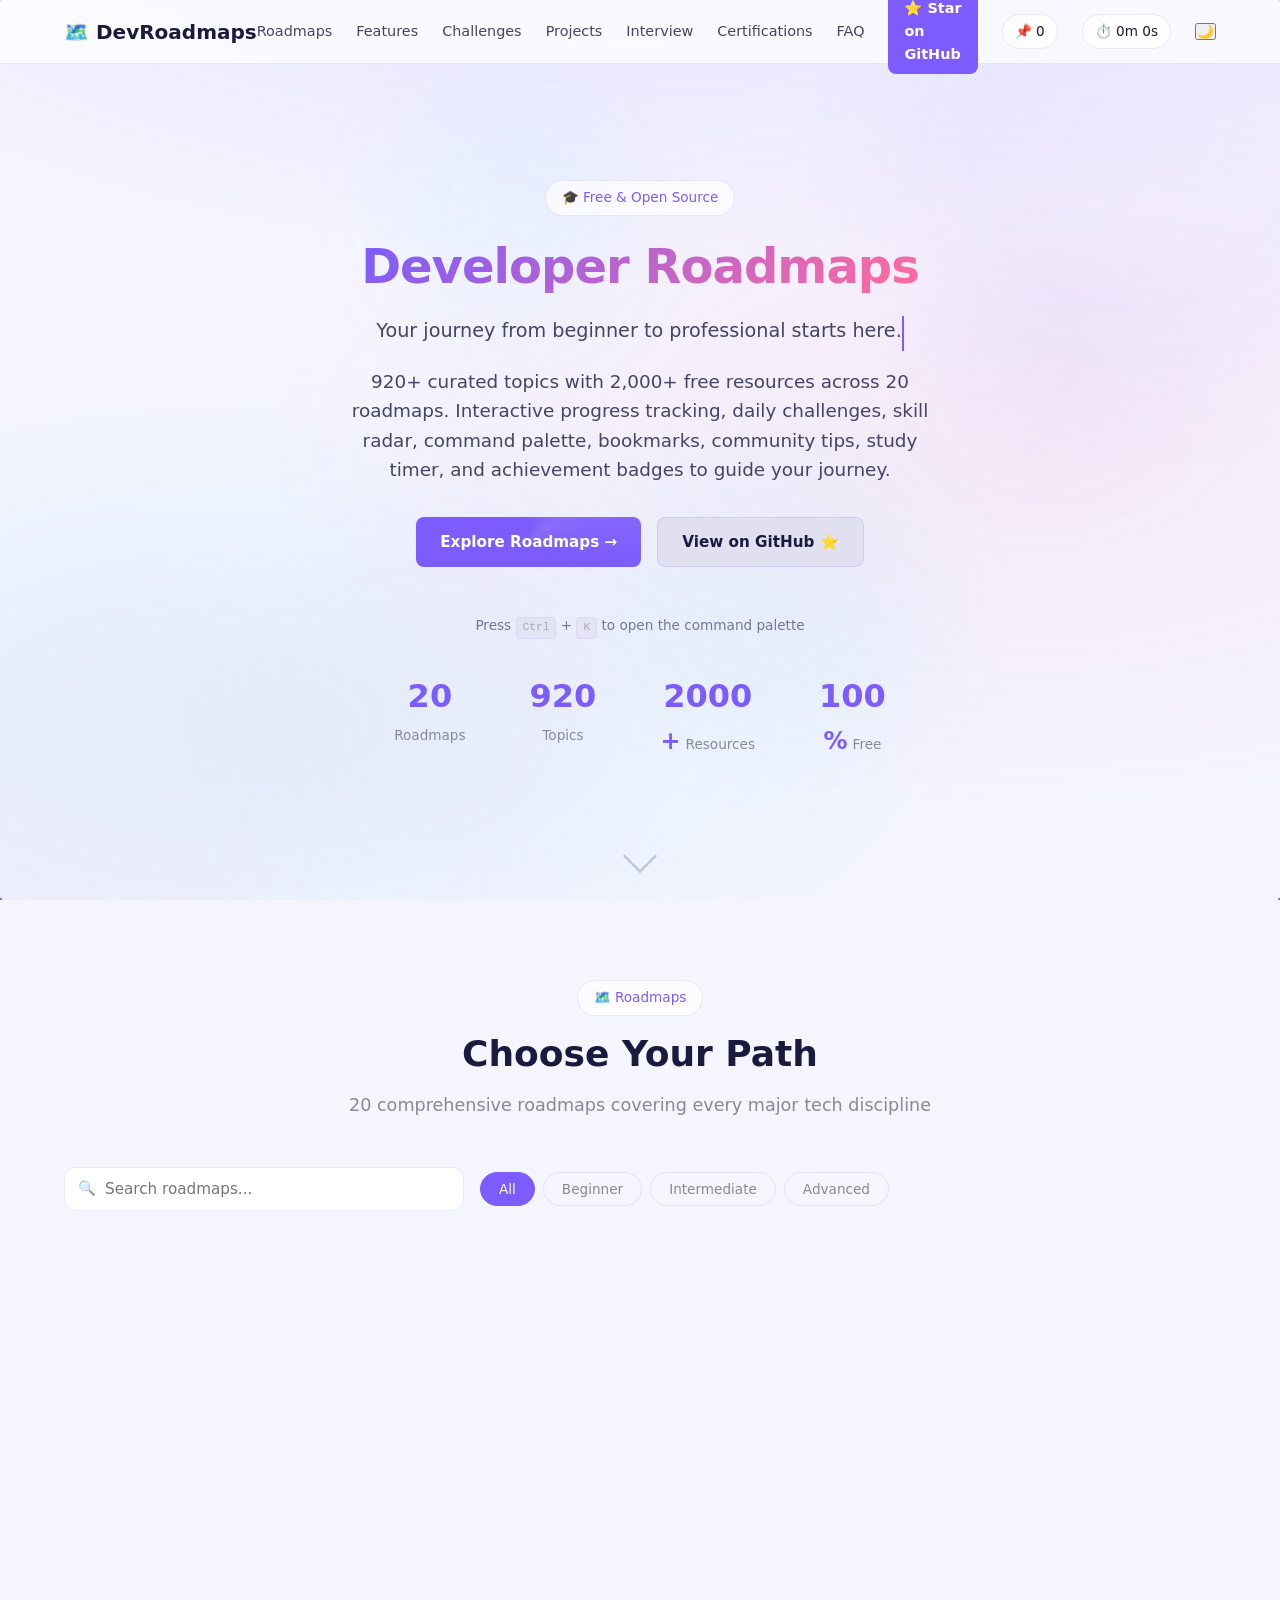
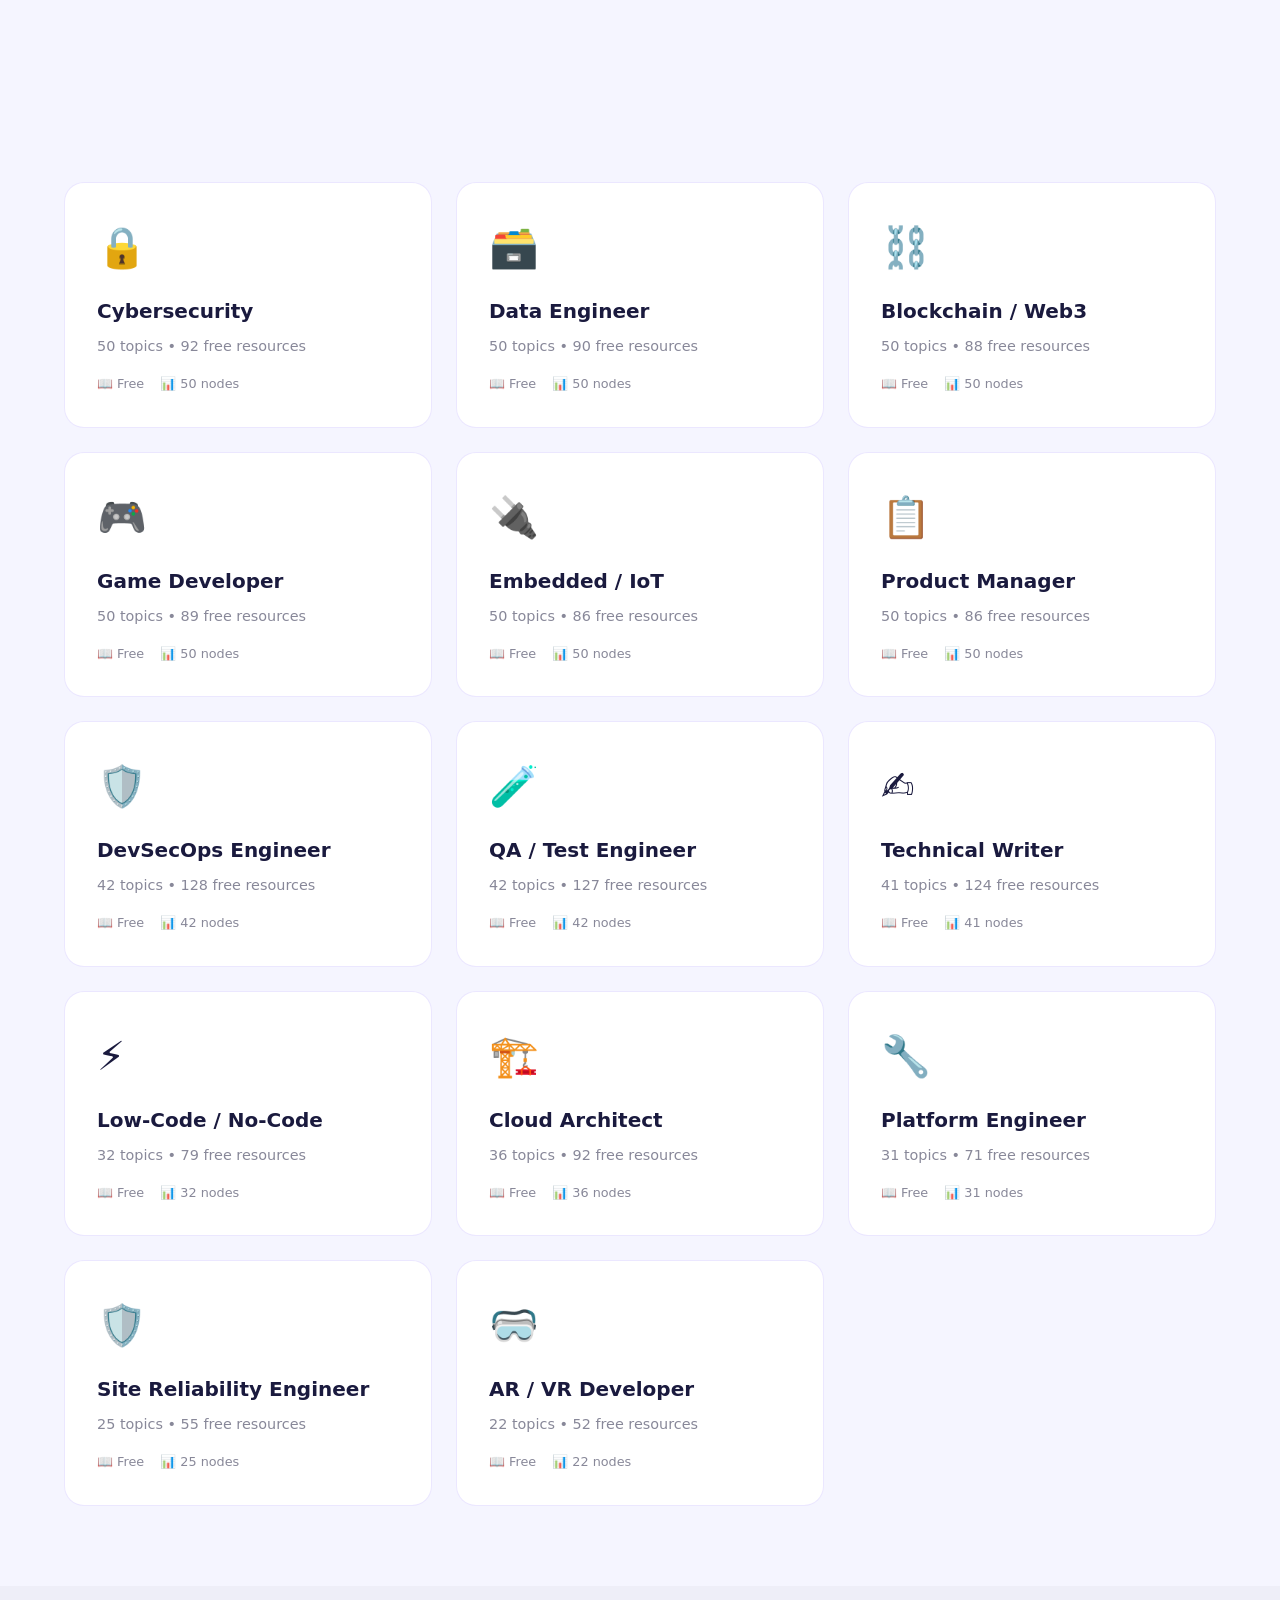
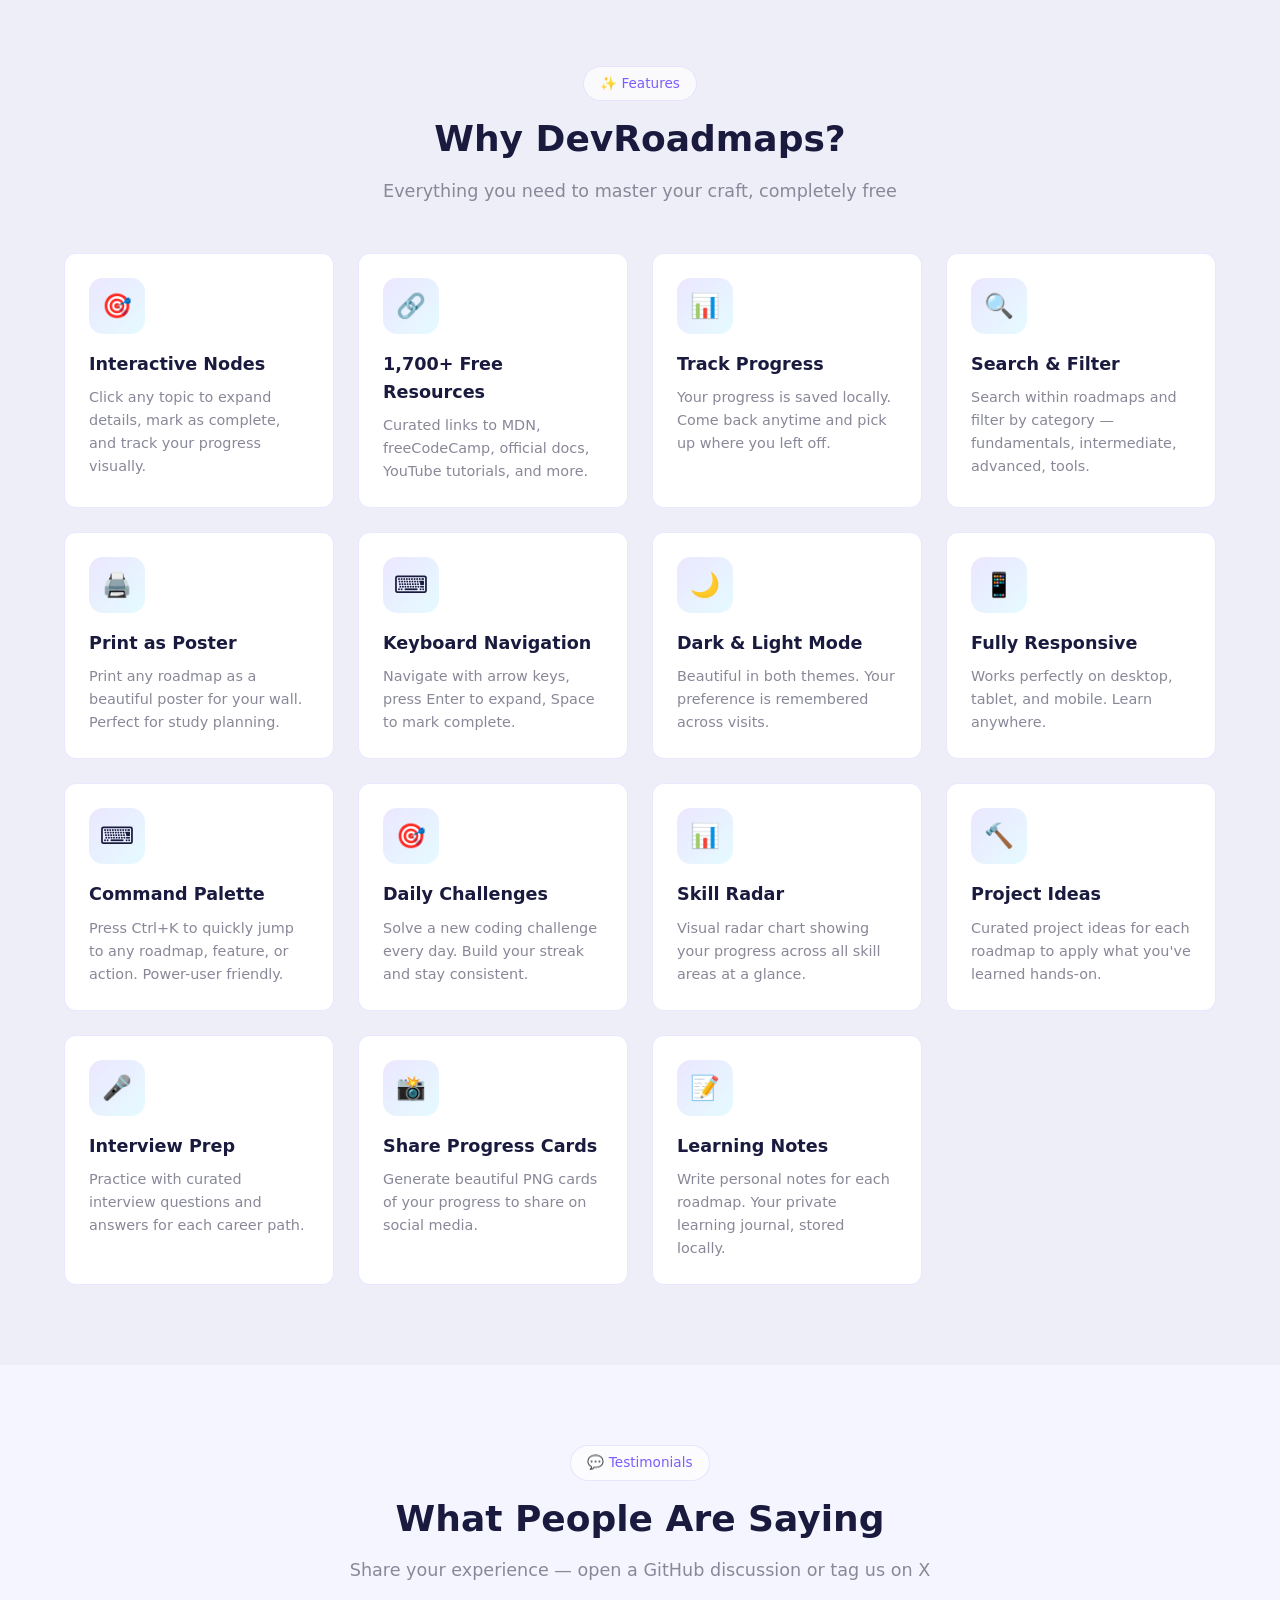
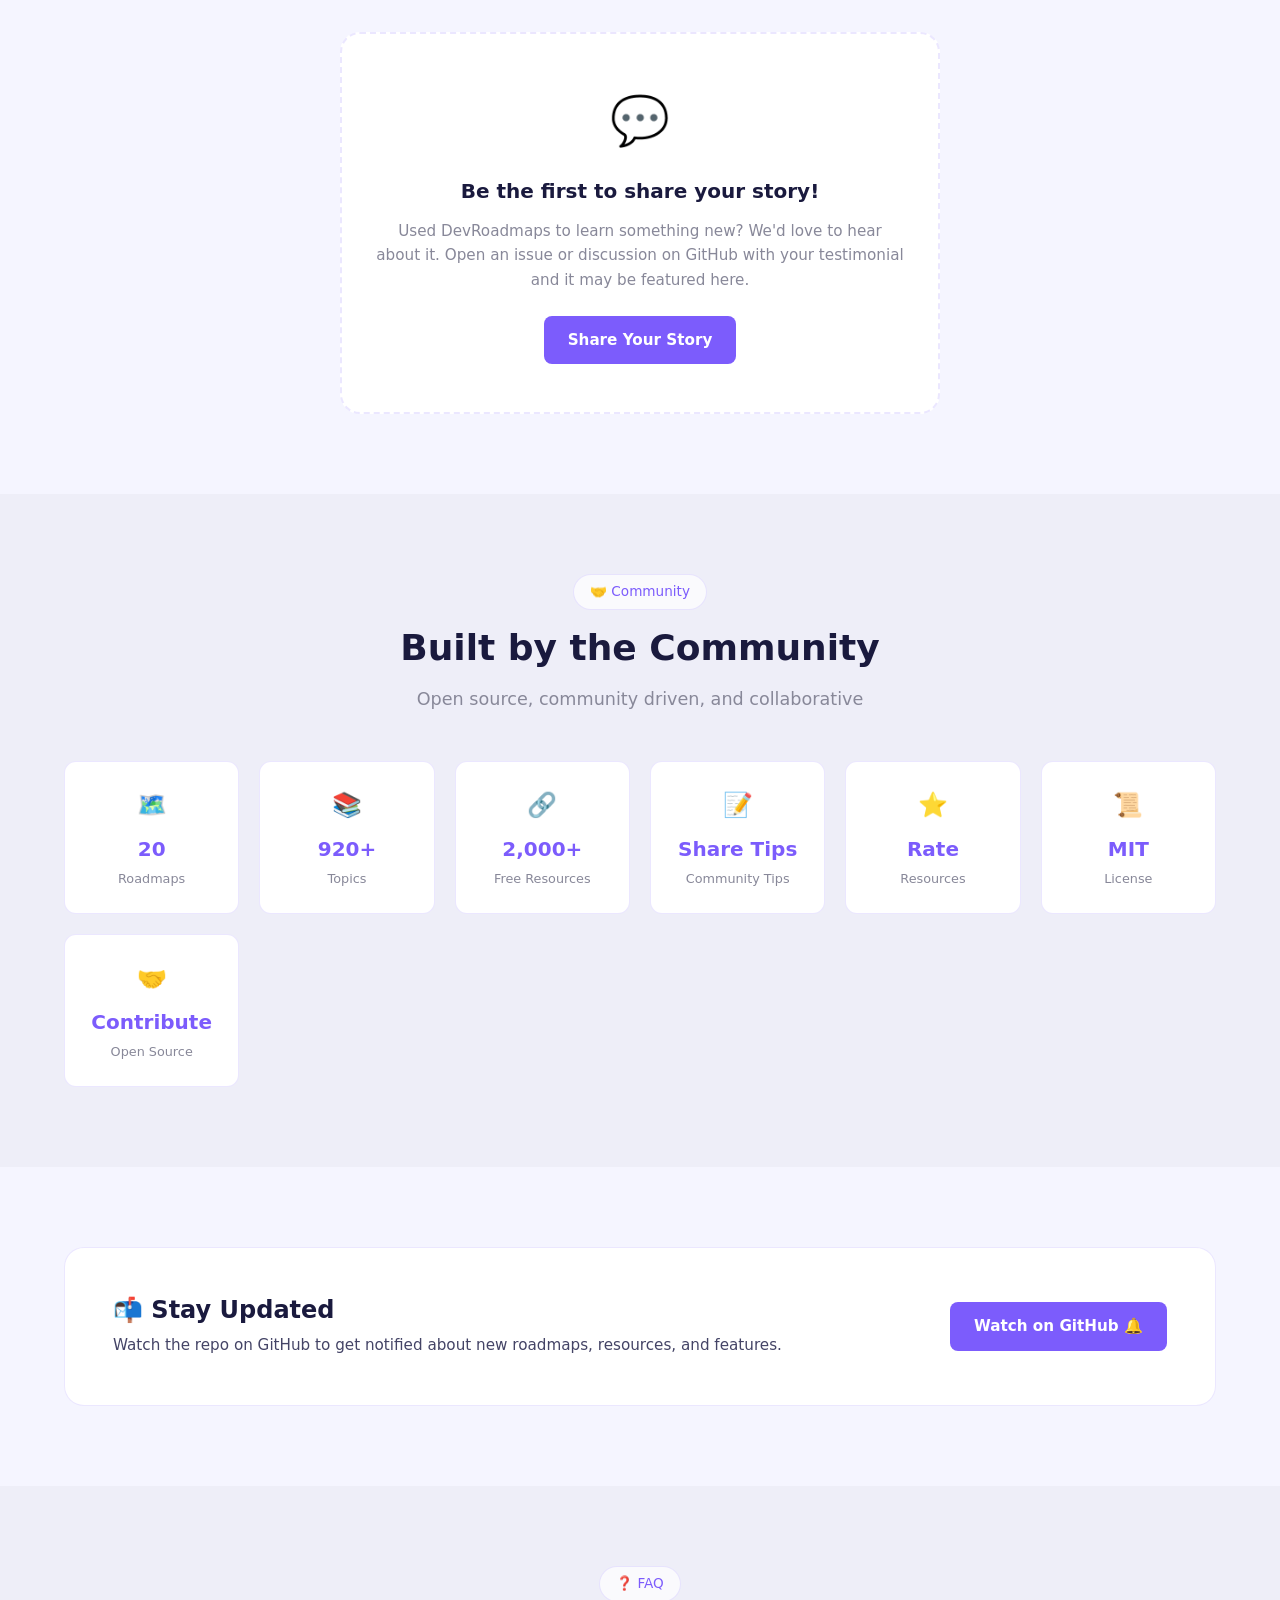
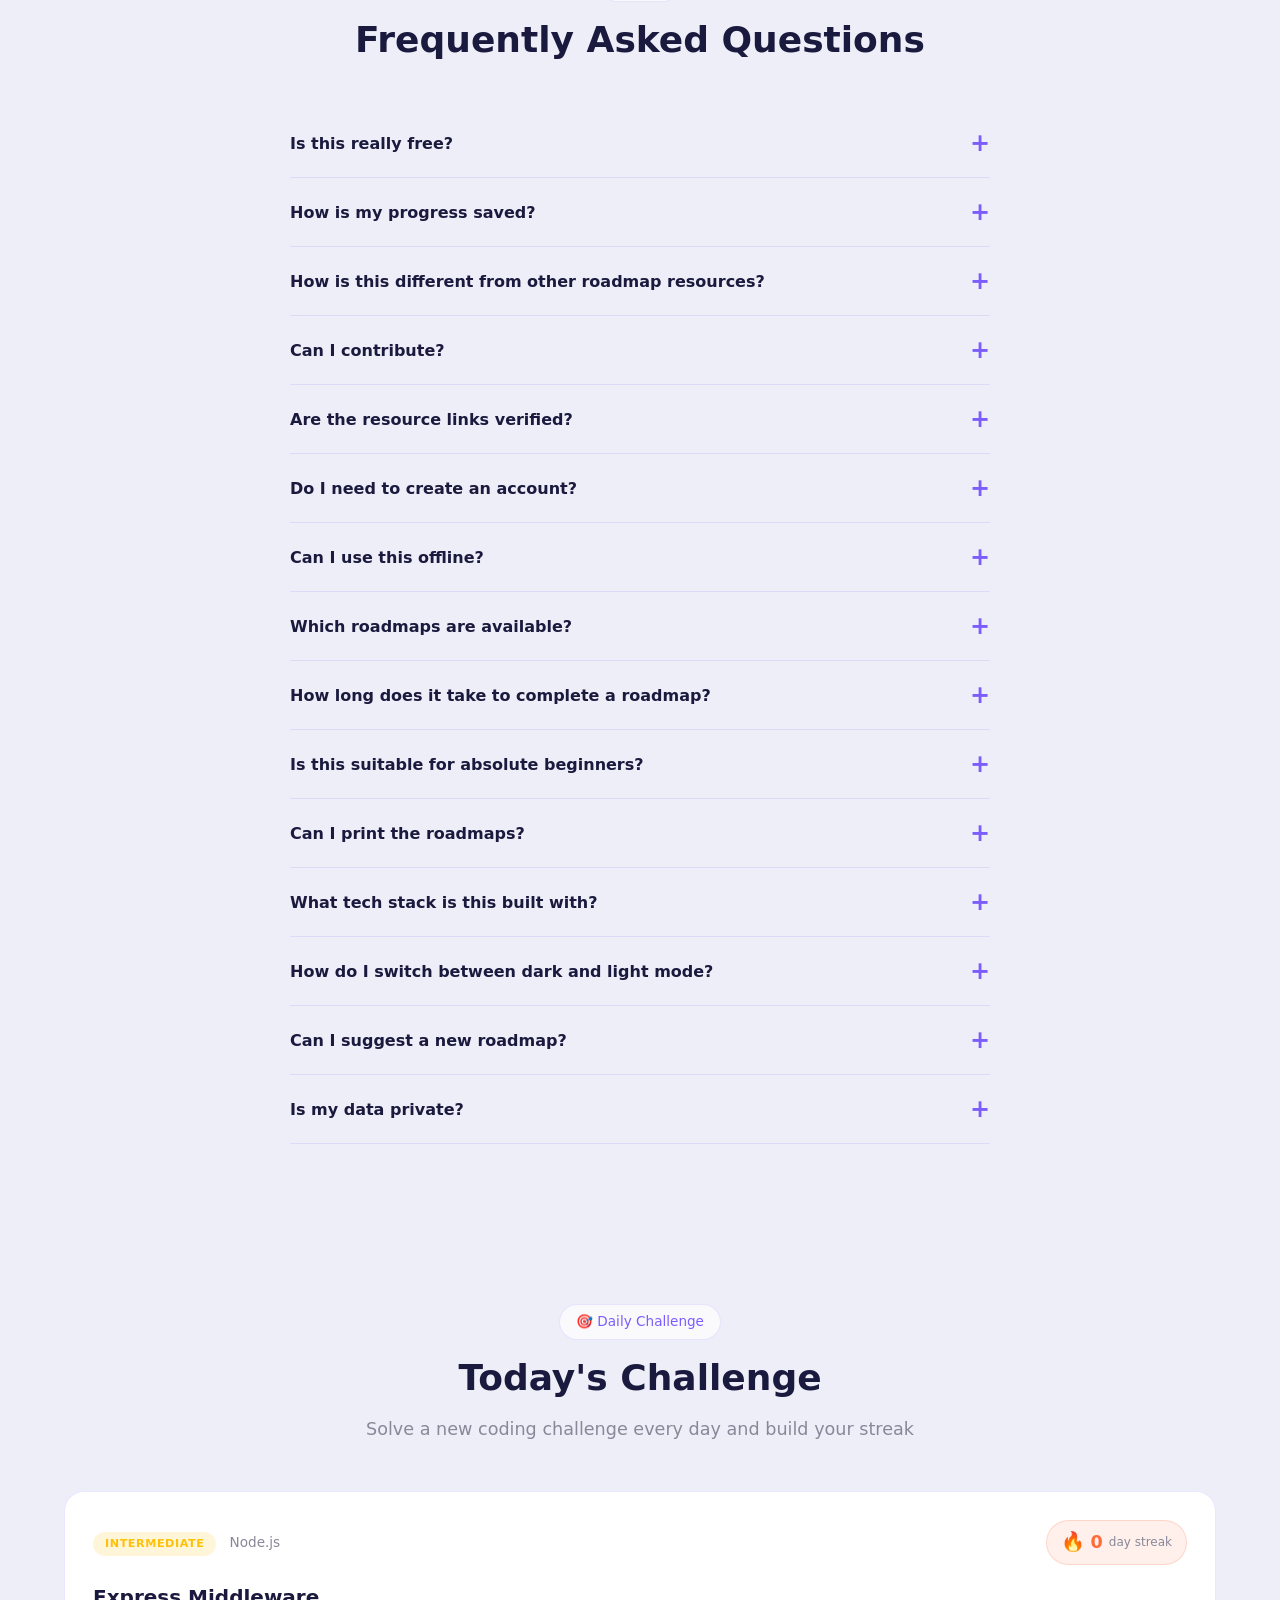
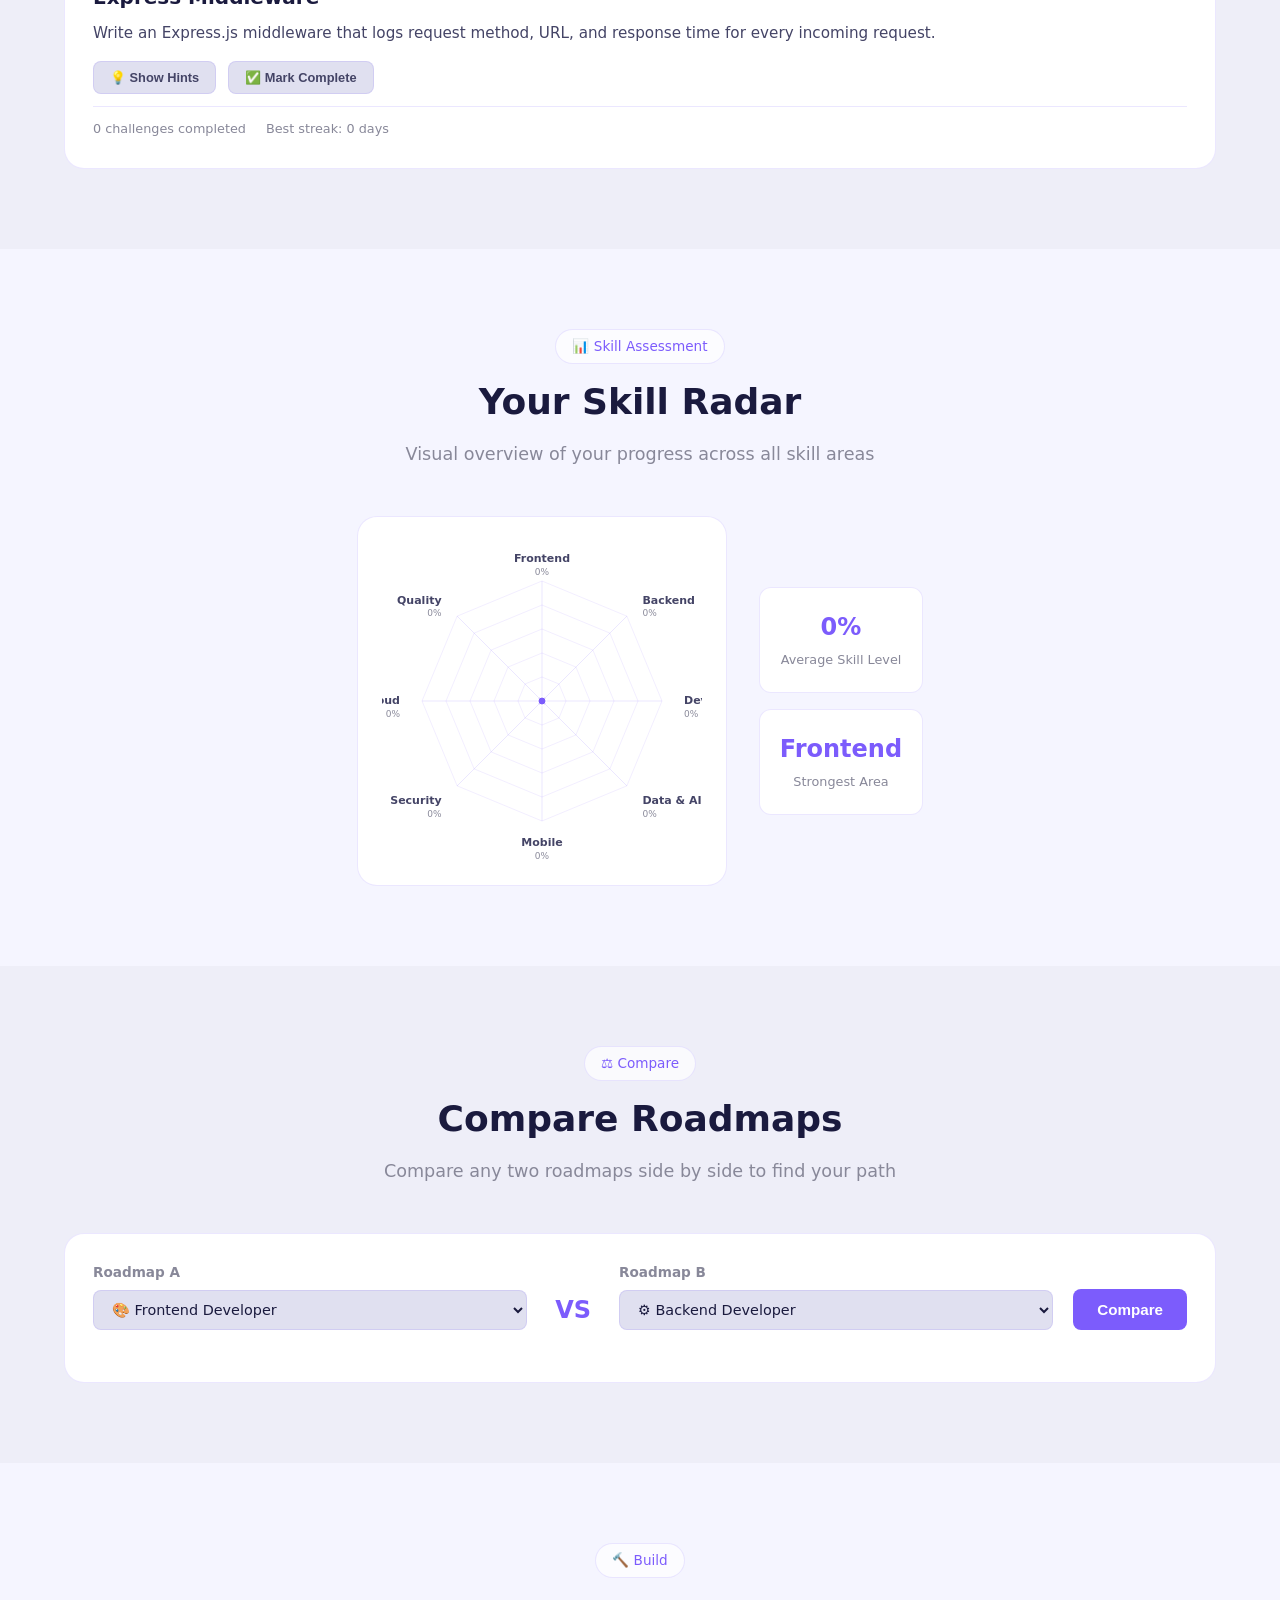
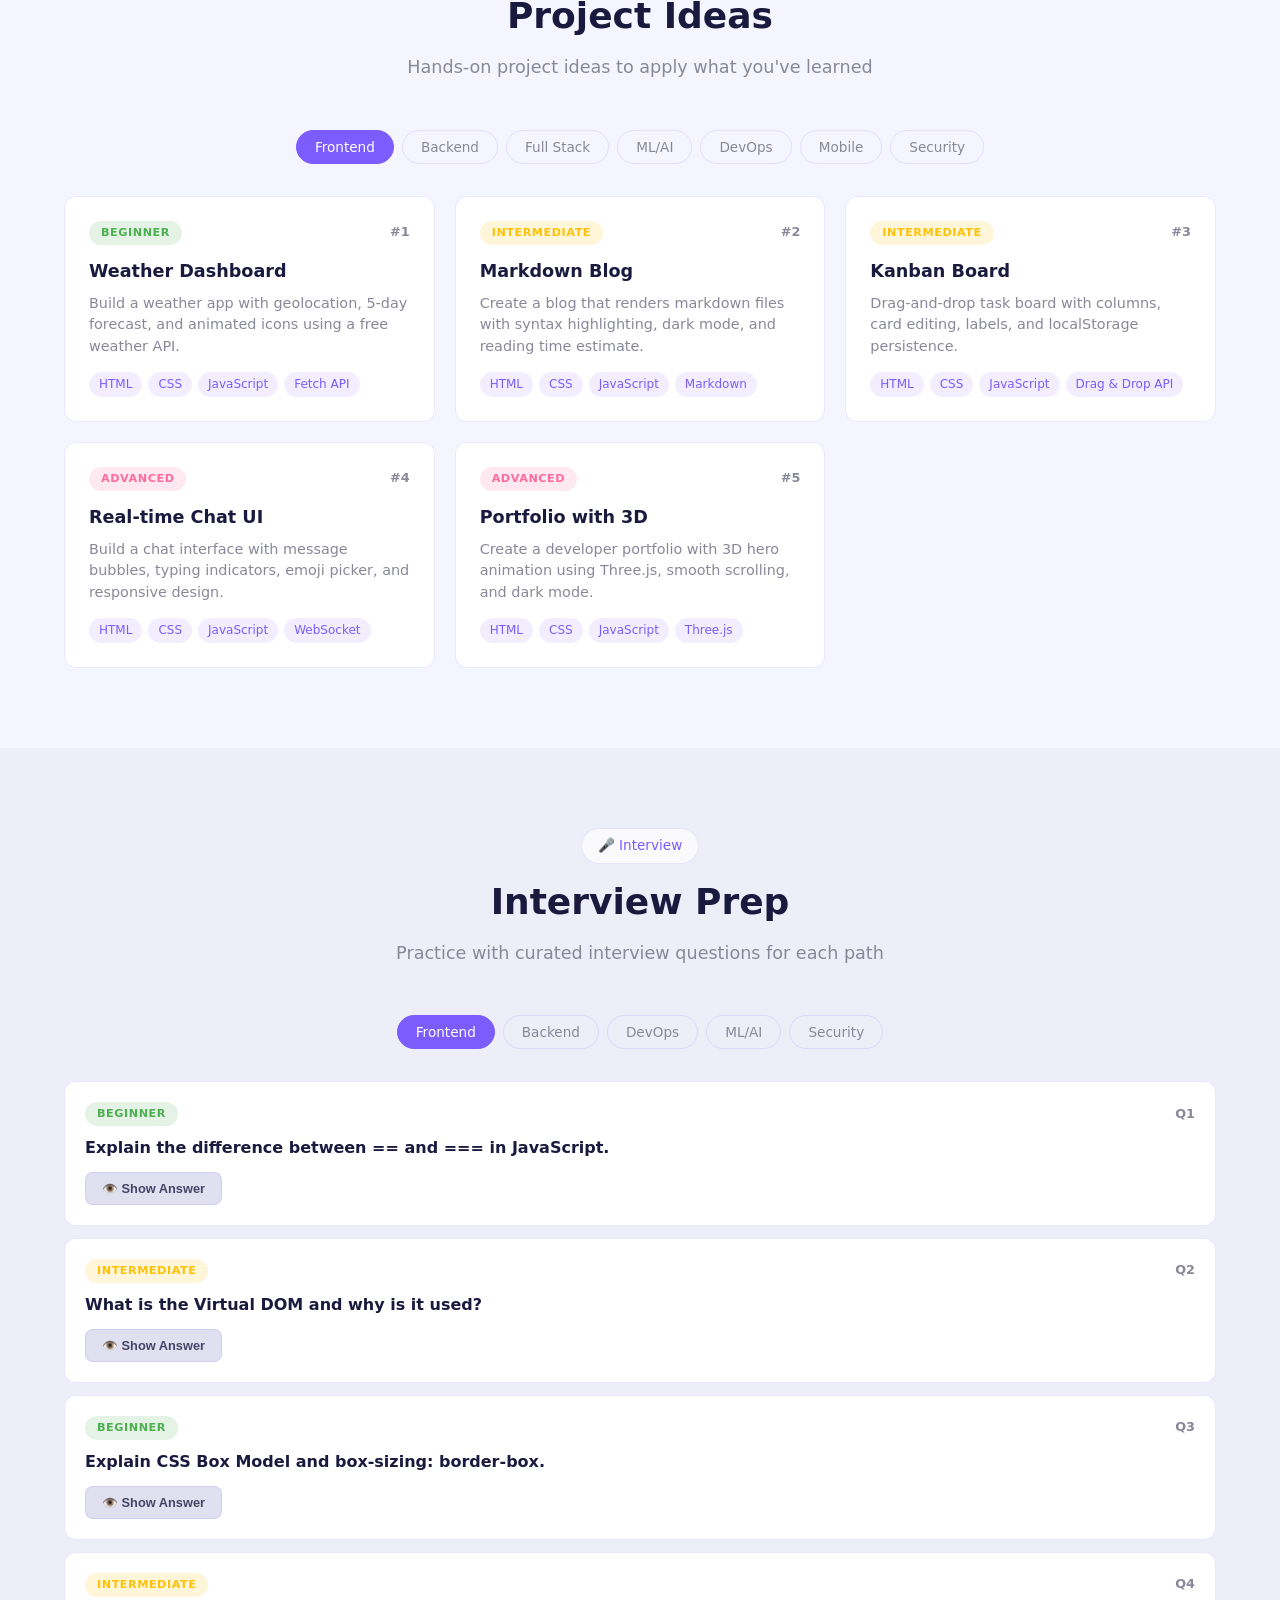
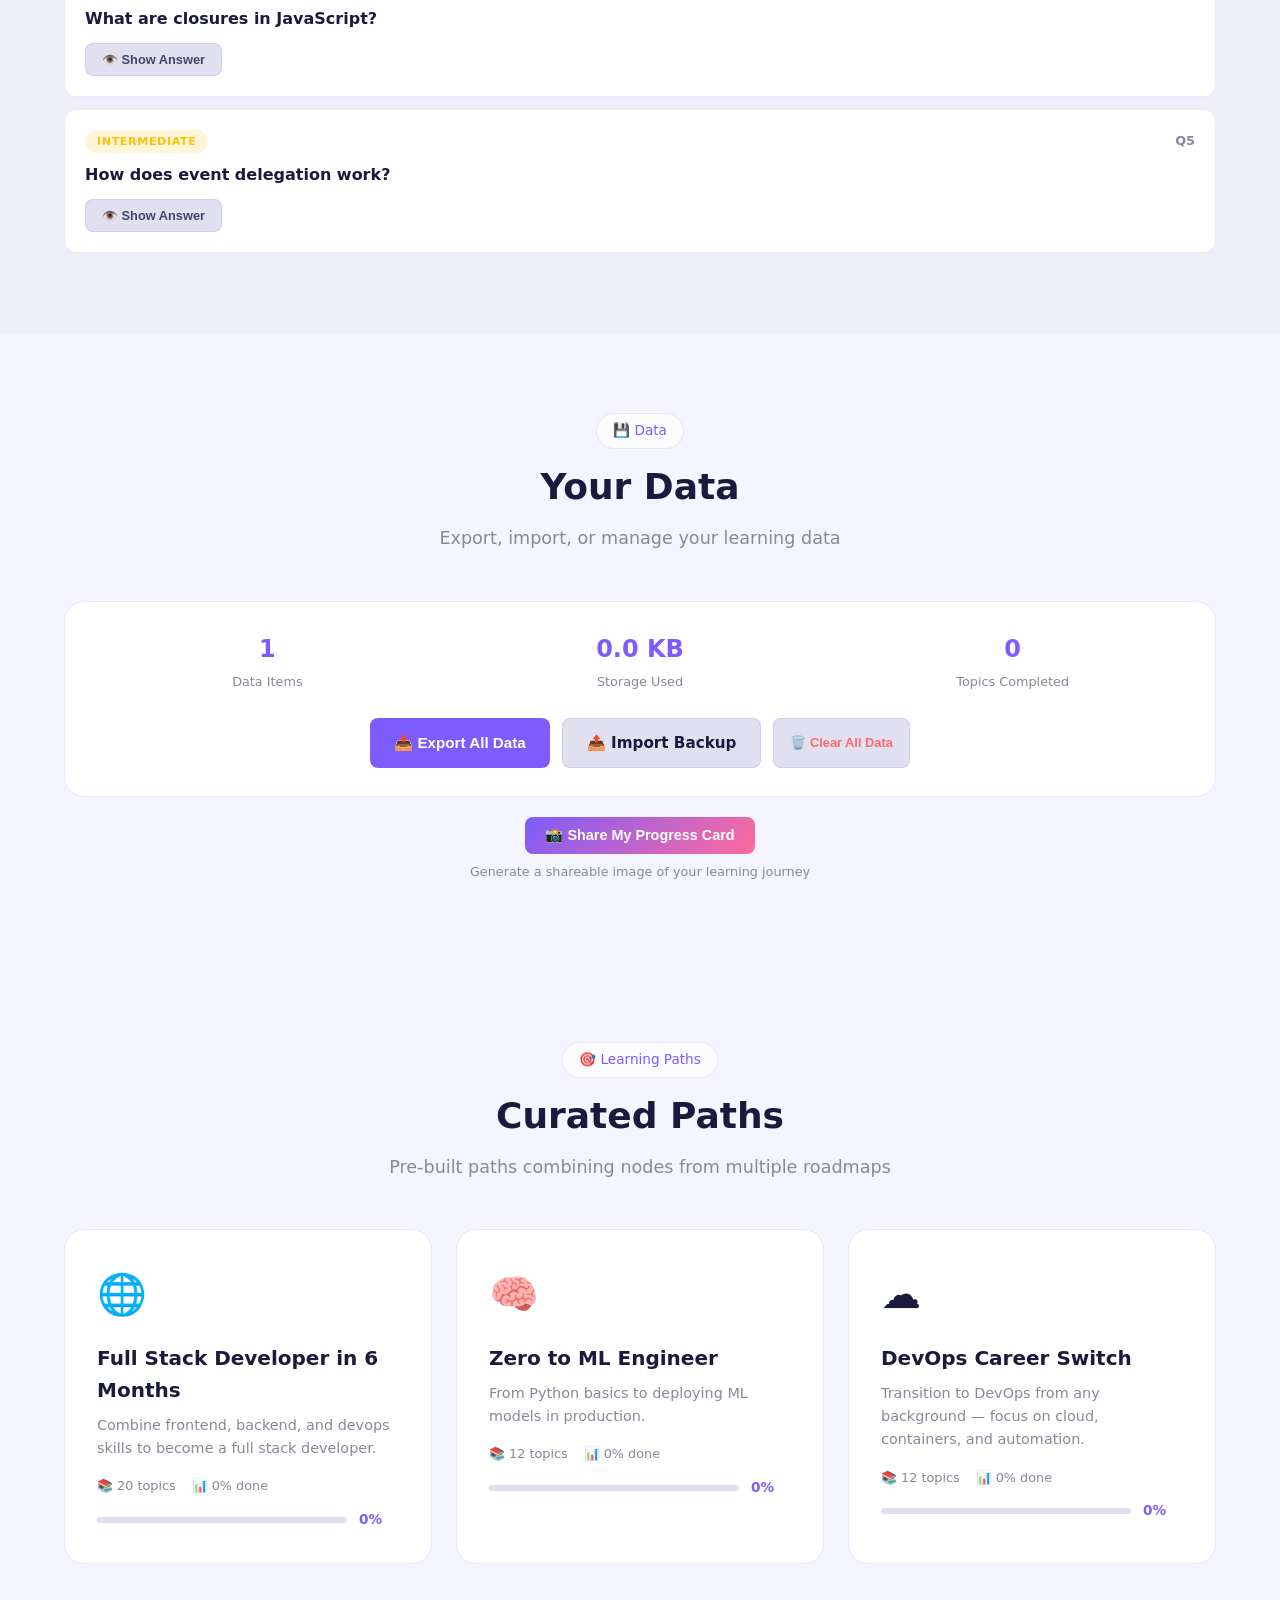
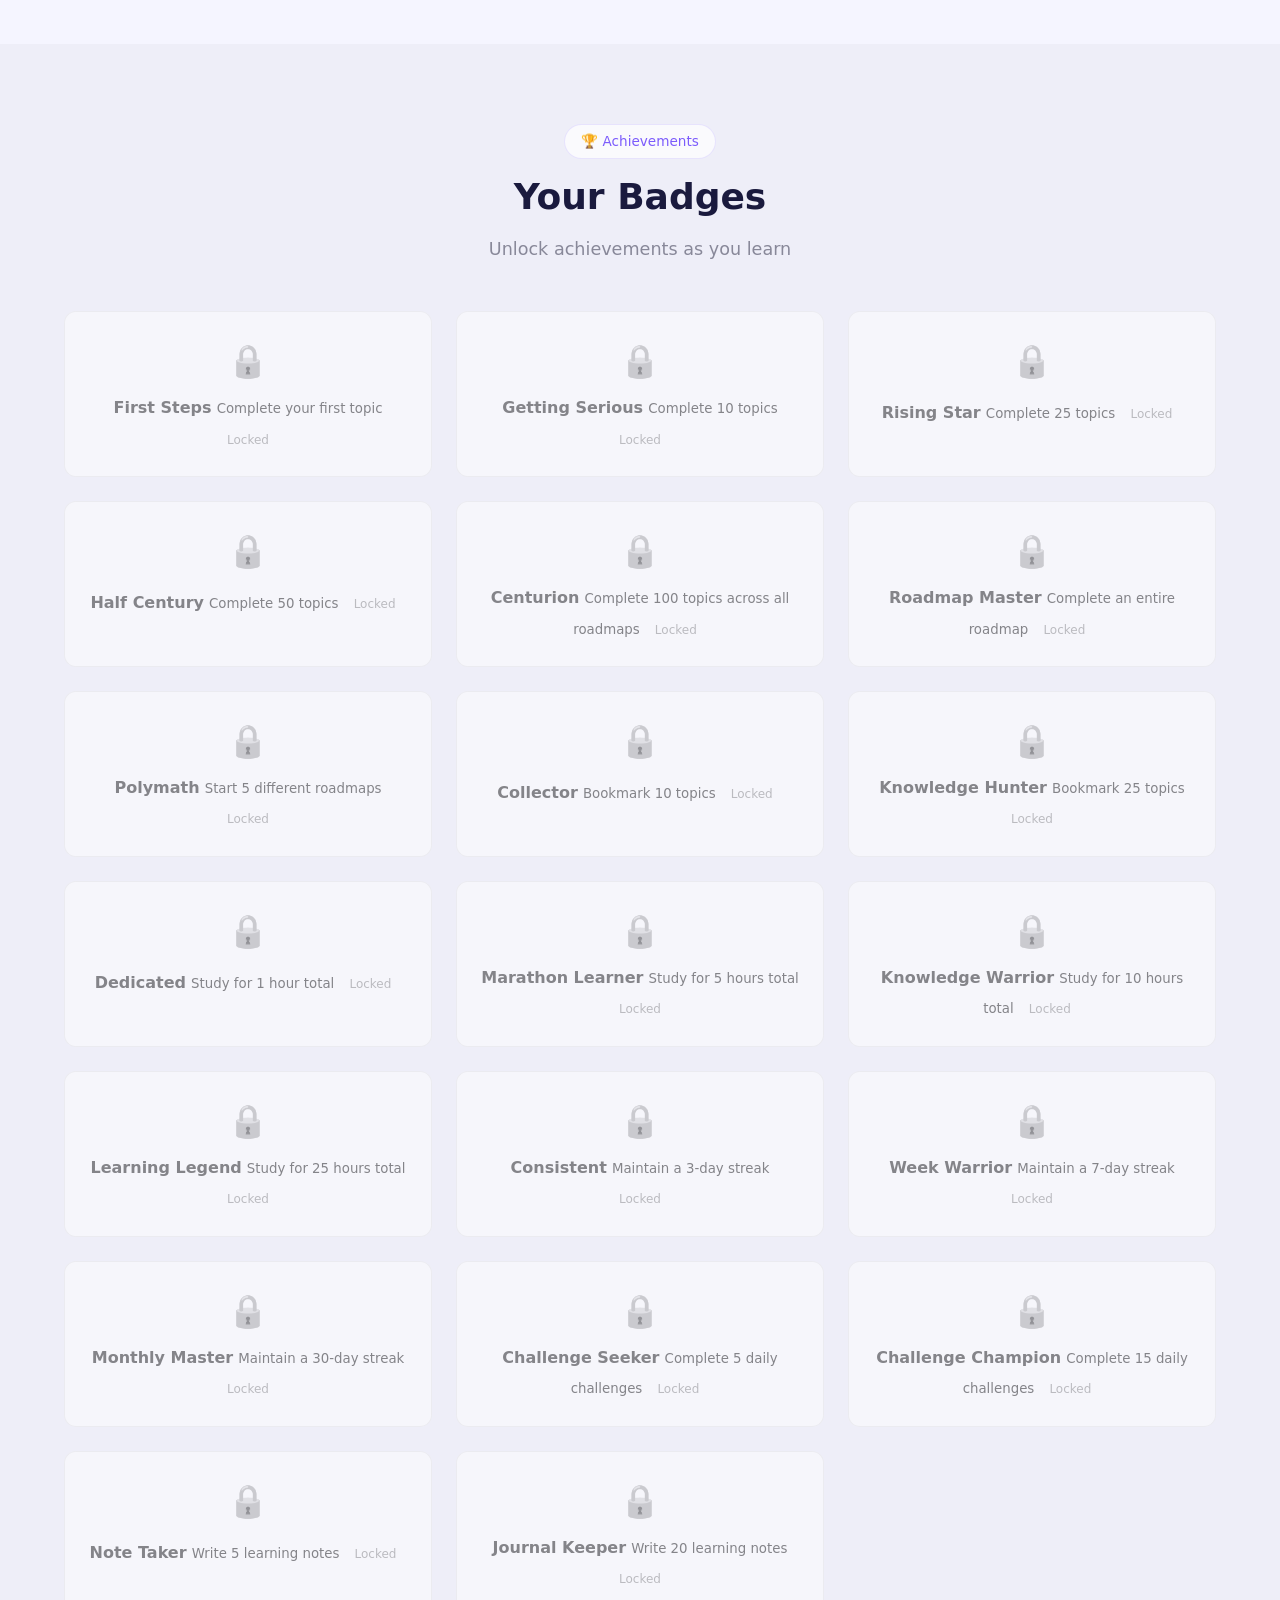
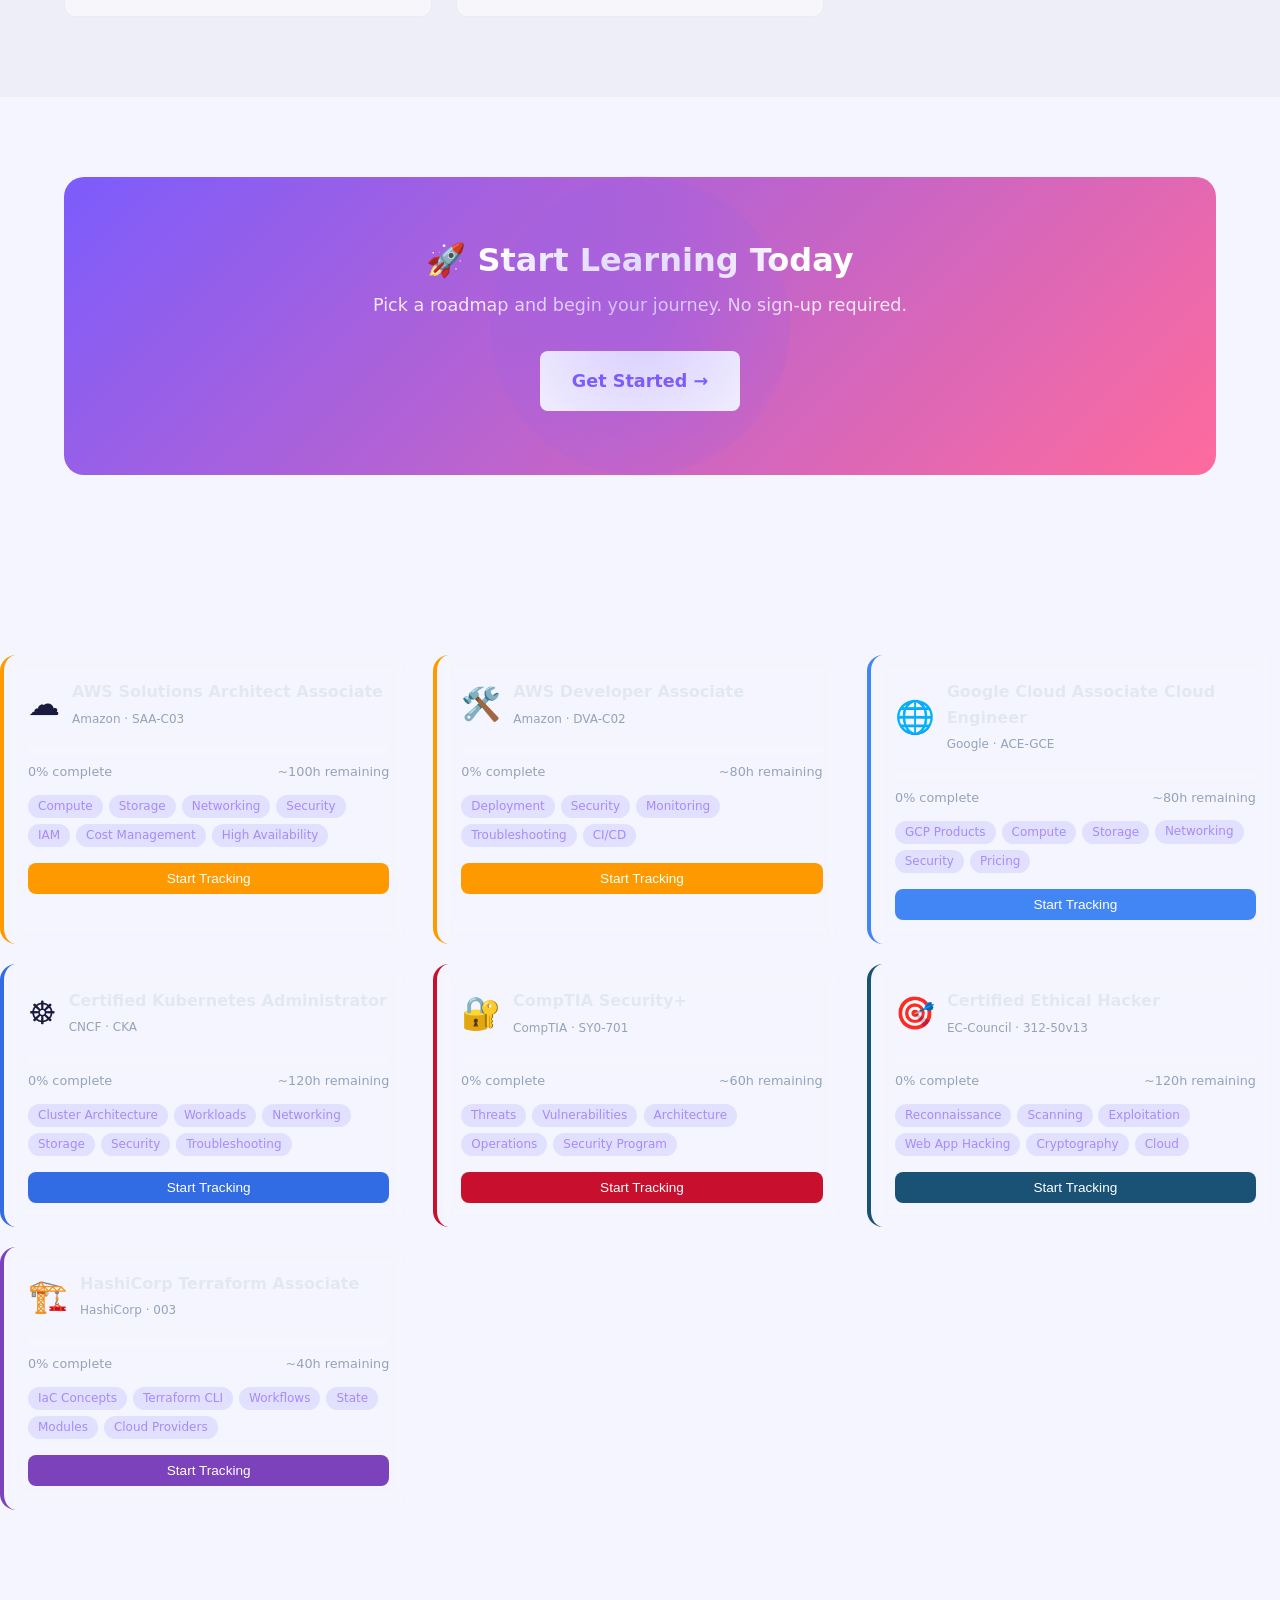
<file: roadmap.html>
<!doctype html>
<html lang="en" data-theme="dark">
  <head>
    <meta charset="UTF-8" />
    <meta name="viewport" content="width=device-width, initial-scale=1.0" />
    <title>Roadmap — DevRoadmaps</title>
    <meta
      name="description"
      content="Interactive developer roadmap with progress tracking, community tips, and free curated resources on DevRoadmaps."
    />
    <meta property="og:title" content="Roadmap — DevRoadmaps" />
    <meta
      property="og:description"
      content="Interactive developer roadmap with progress tracking, community tips, and free curated resources."
    />
    <meta
      property="og:url"
      content="https://rudra496.github.io/devroadmaps/roadmap.html"
    />
    <meta property="og:type" content="website" />
    <meta name="twitter:card" content="summary_large_image" />
    <meta name="twitter:title" content="Roadmap — DevRoadmaps" />
    <meta name="twitter:creator" content="@rudra496" />
    <link
      rel="canonical"
      href="https://rudra496.github.io/devroadmaps/roadmap.html"
    />
    <link rel="stylesheet" href="css/style.css" />
    <link
      rel="icon"
      href="data:image/svg+xml,<svg xmlns='http://www.w3.org/2000/svg' viewBox='0 0 100 100'><text y='.9em' font-size='90'>🗺️</text></svg>"
    />
  </head>
  <body class="roadmap-page">
    <canvas id="particles"></canvas>

    <nav class="navbar" id="navbar">
      <div
        class="nav-container"
        style="
          display: flex;
          justify-content: space-between;
          align-items: center;
          width: 100%;
        "
      >
        <a href="index.html" class="nav-logo">🗺️ DevRoadmaps</a>

        <div style="display: flex; align-items: center; gap: 25px">
          <div class="nav-links" id="navLinks" style="display: flex; gap: 20px">
            <a href="index.html#roadmaps" data-i18n="nav_roadmaps">Roadmaps</a>
            <a href="index.html#features" data-i18n="nav_features">Features</a>
          </div>

          <div id="langSelectorNav"></div>

          <button
            id="theme-toggle"
            type="button"
            class="flex items-center justify-center w-10 h-10 ml-2 rounded-lg border border-gray-200 dark:border-gray-700 hover:bg-gray-100 dark:hover:bg-gray-800 transition-all duration-300"
          >
            <span id="theme-toggle-dark-icon" class="hidden text-xl">🌙</span>
            <span id="theme-toggle-light-icon" class="hidden text-xl">☀️</span>
          </button>

          <button class="hamburger" id="hamburger" aria-label="Toggle menu">
            <span></span><span></span><span></span>
          </button>
        </div>
      </div>
    </nav>

    <header class="roadmap-header" id="roadmapHeader">
      <div class="container">
        <a href="index.html#roadmaps" class="back-link" data-i18n="roadmap_back">← All Roadmaps</a>
        <div class="roadmap-title-area">
          <span class="roadmap-icon" id="roadmapIcon"></span>
          <h1 id="roadmapTitle">Loading...</h1>
        </div>
        <p class="roadmap-desc" id="roadmapDesc"></p>
        <div class="roadmap-controls">
          <div class="search-box">
            <input
              type="text"
              id="searchInput"
              placeholder="Search topics..."
              autocomplete="off"
              data-i18n-placeholder="roadmap_search_placeholder"
            />
          </div>
          <div class="filter-buttons" id="filterButtons">
            <button class="filter-btn active" data-filter="all" data-i18n="roadmap_filter_all">All</button>
            <button class="filter-btn" data-filter="fundamentals" data-i18n="roadmap_filter_fundamentals">
              📖 Fundamentals
            </button>
            <button class="filter-btn" data-filter="intermediate" data-i18n="roadmap_filter_intermediate">
              📘 Intermediate
            </button>
            <button class="filter-btn" data-filter="advanced" data-i18n="roadmap_filter_advanced">
              📕 Advanced
            </button>
            <button class="filter-btn" data-filter="tools" data-i18n="roadmap_filter_tools">🔧 Tools</button>
          </div>
          <div
            class="filter-buttons"
            id="resourceTypeFilters"
            style="margin-top: 8px"
          >
            <button class="filter-btn active" data-rtype="all" data-i18n="roadmap_res_all">
              📋 All Resources
            </button>
            <button class="filter-btn" data-rtype="docs" data-i18n="roadmap_res_docs">📖 Docs</button>
            <button class="filter-btn" data-rtype="video" data-i18n="roadmap_res_video">🎥 Video</button>
            <button class="filter-btn" data-rtype="course" data-i18n="roadmap_res_course">🎯 Course</button>
            <button class="filter-btn" data-rtype="tutorial" data-i18n="roadmap_res_tutorial">
              🛠️ Tutorial
            </button>
            <button class="filter-btn" data-rtype="tool" data-i18n="roadmap_res_tool">🔧 Tool</button>
          </div>
          <div class="action-buttons">
            <button class="btn btn-sm" id="resetBtn" data-i18n="btn_reset_progress">Reset Progress</button>
            <button class="btn btn-sm" id="printBtn" data-i18n="btn_print">🖨️ Print</button>
            <button class="btn btn-sm" id="printChecklistBtn" data-i18n="btn_print_checklist">
              ✅ Print Checklist
            </button>
            <button class="btn btn-sm" id="printBookmarksBtn" data-i18n="btn_print_bookmarks">
              📌 Print Bookmarks
            </button>
            <button class="btn btn-sm" id="expandAllBtn" data-i18n="btn_expand_all">Expand All</button>
            <button
              class="btn btn-sm"
              onclick="toggleTimer(currentRoadmap)"
              id="timerToggle"
              data-i18n="btn_start_timer"
            >
              ▶ Start Timer
            </button>
            <span class="nav-badge" title="Study Timer"
              ><span id="timerDisplay">25:00</span>
              <span id="timerLabel">🍅 Focus</span></span
            >
            <span class="nav-badge" title="Total Study Time"
              >⏱️ <span class="total-study-time">0m 0s</span></span
            >
          </div>
        </div>
        <div class="progress-bar-container">
          <div class="progress-bar" id="progressBar">
            <div class="progress-fill" id="progressFill"></div>
          </div>
          <span class="progress-text" id="progressText">0%</span>
        </div>
        <div
          class="learner-count-display"
          style="
            text-align: center;
            margin-top: 8px;
            font-size: 13px;
            color: var(--text-muted);
          "
        >
          <span id="learnerCount"></span>
        </div>
      </div>
    </header>

    <main class="roadmap-main">
      <div class="container">
        <div class="roadmap-layout">
          <!-- Minimap -->
          <aside class="minimap" id="minimap">
            <div class="minimap-content" id="minimapContent"></div>
          </aside>

          <!-- Roadmap Nodes -->
          <div class="roadmap-nodes" id="roadmapNodes">
            <!-- Populated by JS -->
          </div>
        </div>
      </div>
    </main>

    <button class="back-to-top" id="backToTop" aria-label="Back to top">
      ↑
    </button>
    <button class="theme-toggle" id="themeToggle" aria-label="Toggle theme">
      🌙
    </button>

    <script src="js/i18n.js"></script>
    <script src="js/main.js"></script>
    <script src="js/community.js"></script>
    <script src="js/learning-paths.js"></script>
    <script src="js/timer.js"></script>
    <script>
      const params = new URLSearchParams(window.location.search);
      const currentRoadmap = params.get("roadmap") || "";

      // Inject language selector and initialise i18n
      document.addEventListener("DOMContentLoaded", () => {
        const langNav = document.getElementById("langSelectorNav");
        if (langNav) langNav.appendChild(I18n.buildSelector());
        I18n.init();
      });

      initTimerWidget();

      // Wire up print buttons
      document
        .getElementById("printChecklistBtn")
        ?.addEventListener("click", () => {
          const progressKey = `progress-${currentRoadmap}`;
          const completed = JSON.parse(
            localStorage.getItem(progressKey) || "{}",
          );
          fetch(`roadmaps/${currentRoadmap}.json`)
            .then((r) => r.json())
            .then((data) => {
              printChecklist(data.nodes, completed);
            });
        });
      document
        .getElementById("printBookmarksBtn")
        ?.addEventListener("click", () => {
          const bookmarks = JSON.parse(
            localStorage.getItem("devroadmaps-bookmarks") || "[]",
          );
          printBookmarksSummary(bookmarks);
        });

      // Resource type filter
      let activeResourceType = "all";
      document
        .querySelectorAll("#resourceTypeFilters .filter-btn")
        .forEach((btn) => {
          btn.addEventListener("click", () => {
            document
              .querySelectorAll("#resourceTypeFilters .filter-btn")
              .forEach((b) => b.classList.remove("active"));
            btn.classList.add("active");
            activeResourceType = btn.dataset.rtype;
            document.querySelectorAll(".resource-link").forEach((link) => {
              if (activeResourceType === "all") {
                link.style.display = "";
              } else {
                link.style.display =
                  link.dataset.type === activeResourceType ? "" : "none";
              }
            });
          });
        });
    </script>
  </body>
</html>
</file>
<file: css/style.css>
/* ========================================
   DevRoadmaps — Style System
   ======================================== */

/* === CSS Custom Properties === */
:root {
  --bg-primary: #0a0a1a;
  --bg-secondary: #111128;
  --bg-tertiary: #1a1a3e;
  --bg-card: #16163a;
  --bg-glass: rgba(22, 22, 58, 0.7);
  --bg-hover: #222255;
  --text-primary: #e8e8ff;
  --text-secondary: #a0a0cc;
  --text-muted: #6a6a99;
  --accent: #7c5cfc;
  --accent-hover: #9a7aff;
  --accent-glow: rgba(124, 92, 252, 0.3);
  --gradient-1: #7c5cfc;
  --gradient-2: #ff6b9d;
  --gradient-3: #00d4ff;
  --border: rgba(124, 92, 252, 0.2);
  --border-hover: rgba(124, 92, 252, 0.4);
  --shadow: 0 4px 24px rgba(0, 0, 0, 0.3);
  --shadow-lg: 0 8px 48px rgba(0, 0, 0, 0.4);
  --radius: 12px;
  --radius-lg: 20px;
  --radius-sm: 8px;
  --transition: 0.3s ease;
  --font: "Segoe UI", system-ui, -apple-system, sans-serif;
  --font-mono: "Fira Code", "Cascadia Code", monospace;
  --card: var(--bg-card);
  --glass: var(--bg-glass);
  --text: var(--text-primary);
  --cat-fundamentals: #7c5cfc;
  --cat-intermediate: #00d4ff;
  --cat-advanced: #ff6b9d;
  --cat-tools: #ffc107;
  --navbar-height: 64px;
}

[data-theme="light"] {
  --bg-primary: #f5f5ff;
  --bg-secondary: #eeeef8;
  --bg-tertiary: #e0e0f0;
  --bg-card: #ffffff;
  --bg-glass: rgba(255, 255, 255, 0.7);
  --bg-hover: #d8d8f0;
  --text-primary: #1a1a3e;
  --text-secondary: #444466;
  --text-muted: #888899;
  --border: rgba(124, 92, 252, 0.15);
  --border-hover: rgba(124, 92, 252, 0.3);
  --shadow: 0 4px 24px rgba(0, 0, 0, 0.08);
  --shadow-lg: 0 8px 48px rgba(0, 0, 0, 0.12);
}

/* === Reset & Base === */
*,
*::before,
*::after {
  box-sizing: border-box;
  margin: 0;
  padding: 0;
}
html {
  scroll-behavior: smooth;
  font-size: 16px;
}
body {
  font-family: var(--font);
  background: var(--bg-primary);
  color: var(--text-primary);
  line-height: 1.6;
  min-height: 100vh;
  overflow-x: hidden;
  transition:
    background var(--transition),
    color var(--transition);
}

/* === Scrollbar === */
::-webkit-scrollbar {
  width: 8px;
}
::-webkit-scrollbar-track {
  background: var(--bg-secondary);
}
::-webkit-scrollbar-thumb {
  background: var(--accent);
  border-radius: 4px;
}
::-webkit-scrollbar-thumb:hover {
  background: var(--accent-hover);
}

/* === Typography === */
h1 {
  font-size: 3rem;
  font-weight: 800;
  line-height: 1.1;
  letter-spacing: -0.02em;
}
h2 {
  font-size: 2.25rem;
  font-weight: 700;
  line-height: 1.2;
}
h3 {
  font-size: 1.5rem;
  font-weight: 600;
}
h4 {
  font-size: 1.125rem;
  font-weight: 600;
}
p {
  color: var(--text-secondary);
}
a {
  color: var(--accent);
  text-decoration: none;
  transition: color var(--transition);
}
a:hover {
  color: var(--accent-hover);
}

/* === Layout === */
.container {
  max-width: 1200px;
  margin: 0 auto;
  padding: 0 24px;
}
.section {
  padding: 80px 0;
}
.section-alt {
  background: var(--bg-secondary);
}

/* === Navbar === */
.navbar {
  position: fixed;
  top: 0;
  left: 0;
  right: 0;
  z-index: 1000;
  background: var(--bg-glass);
  backdrop-filter: blur(20px);
  -webkit-backdrop-filter: blur(20px);
  border-bottom: 1px solid var(--border);
  height: var(--navbar-height);
  transition: background var(--transition);
}
.nav-container {
  max-width: 1200px;
  margin: 0 auto;
  padding: 0 24px;
  display: flex;
  align-items: center;
  justify-content: space-between;
  height: 100%;
}
.nav-logo {
  font-size: 1.25rem;
  font-weight: 700;
  color: var(--text-primary);
  white-space: nowrap;
}
.nav-logo:hover {
  color: var(--text-primary);
}
.nav-links {
  display: flex;
  gap: 24px;
  align-items: center;
}
.nav-links a {
  color: var(--text-secondary);
  font-size: 0.9rem;
  font-weight: 500;
}
.nav-links a:hover {
  color: var(--text-primary);
}
.nav-cta {
  background: var(--accent) !important;
  color: #fff !important;
  padding: 8px 16px;
  border-radius: var(--radius-sm);
  font-weight: 600 !important;
}
.nav-cta:hover {
  background: var(--accent-hover) !important;
}
.hamburger {
  display: none;
  background: none;
  border: none;
  cursor: pointer;
  flex-direction: column;
  gap: 5px;
}
.hamburger span {
  display: block;
  width: 24px;
  height: 2px;
  background: var(--text-primary);
  transition: var(--transition);
  border-radius: 2px;
}

/* === Hero === */
.hero {
  min-height: 100vh;
  display: flex;
  align-items: center;
  justify-content: center;
  padding: 120px 24px 80px;
  text-align: center;
  position: relative;
}
.hero-content {
  max-width: 800px;
  z-index: 1;
}
.hero-badge {
  display: inline-block;
  padding: 6px 16px;
  border-radius: 50px;
  background: var(--bg-glass);
  border: 1px solid var(--border);
  font-size: 0.85rem;
  font-weight: 500;
  color: var(--accent);
  backdrop-filter: blur(10px);
  margin-bottom: 24px;
}
.hero-title {
  margin-bottom: 24px;
}
.hero-subtitle {
  color: var(--text-secondary);
  font-weight: 400;
  font-size: 0.7em;
}
.gradient-text {
  background: linear-gradient(
    135deg,
    var(--gradient-1),
    var(--gradient-2),
    var(--gradient-3)
  );
  -webkit-background-clip: text;
  -webkit-text-fill-color: transparent;
  background-clip: text;
  background-size: 200% 200%;
  animation: gradientShift 4s ease infinite;
}
@keyframes gradientShift {
  0%,
  100% {
    background-position: 0% 50%;
  }
  50% {
    background-position: 100% 50%;
  }
}
.hero-desc {
  font-size: 1.15rem;
  margin-bottom: 32px;
  max-width: 600px;
  margin-inline: auto;
}
.hero-buttons {
  display: flex;
  gap: 16px;
  justify-content: center;
  flex-wrap: wrap;
  margin-bottom: 48px;
}

/* === Buttons === */
.btn {
  display: inline-flex;
  align-items: center;
  gap: 8px;
  padding: 12px 24px;
  border-radius: var(--radius-sm);
  font-weight: 600;
  font-size: 0.95rem;
  border: none;
  cursor: pointer;
  transition: all var(--transition);
  text-decoration: none;
}
.btn-primary {
  background: var(--accent);
  color: #fff;
}
.btn-primary:hover {
  background: var(--accent-hover);
  transform: translateY(-2px);
  box-shadow: 0 8px 24px var(--accent-glow);
  color: #fff;
}
.btn-secondary {
  background: var(--bg-tertiary);
  color: var(--text-primary);
  border: 1px solid var(--border);
}
.btn-secondary:hover {
  background: var(--bg-hover);
  border-color: var(--border-hover);
  color: var(--text-primary);
}
.btn-sm {
  padding: 8px 16px;
  font-size: 0.8rem;
  border-radius: var(--radius-sm);
  background: var(--bg-tertiary);
  color: var(--text-secondary);
  border: 1px solid var(--border);
}
.btn-sm:hover {
  background: var(--bg-hover);
  color: var(--text-primary);
}
.btn-lg {
  padding: 16px 32px;
  font-size: 1.1rem;
}

/* === Stats === */
.hero-stats {
  display: flex;
  gap: 32px;
  justify-content: center;
  flex-wrap: wrap;
}
.stat-item {
  text-align: center;
}
.stat-number {
  display: block;
  font-size: 2rem;
  font-weight: 800;
  color: var(--accent);
}
.stat-suffix {
  font-size: 1.5rem;
  font-weight: 800;
  color: var(--accent);
}
.stat-label {
  font-size: 0.85rem;
  color: var(--text-muted);
}

/* === Section Title === */
.section-header {
  text-align: center;
  margin-bottom: 48px;
}
.section-tag {
  display: inline-block;
  padding: 6px 16px;
  border-radius: 50px;
  background: var(--bg-glass);
  border: 1px solid var(--border);
  font-size: 0.85rem;
  font-weight: 500;
  color: var(--accent);
  margin-bottom: 16px;
}
.section-title {
  text-align: center;
  margin-bottom: 16px;
}
.section-subtitle {
  text-align: center;
  color: var(--text-muted);
  margin-bottom: 48px;
  font-size: 1.1rem;
}

/* === Roadmaps Grid === */
.roadmaps-grid {
  display: grid;
  grid-template-columns: repeat(auto-fill, minmax(280px, 1fr));
  gap: 24px;
}
.roadmap-card {
  background: var(--bg-card);
  border: 1px solid var(--border);
  border-radius: var(--radius-lg);
  padding: 32px;
  cursor: pointer;
  transition: all var(--transition);
  position: relative;
  overflow: hidden;
  text-decoration: none;
  color: inherit;
  display: block;
}
.roadmap-card::before {
  content: "";
  position: absolute;
  top: 0;
  left: 0;
  right: 0;
  height: 3px;
  background: linear-gradient(90deg, var(--gradient-1), var(--gradient-2));
  opacity: 0;
  transition: opacity var(--transition);
}
.roadmap-card:hover {
  transform: translateY(-4px);
  border-color: var(--border-hover);
  box-shadow: var(--shadow-lg);
}
.roadmap-card:hover::before {
  opacity: 1;
}
.roadmap-card:hover .roadmap-card-icon {
  transform: scale(1.1);
}
.roadmap-card-icon {
  font-size: 2.5rem;
  margin-bottom: 16px;
  display: block;
  transition: transform var(--transition);
}
.roadmap-card h3 {
  margin-bottom: 8px;
  font-size: 1.25rem;
}
.roadmap-card p {
  font-size: 0.9rem;
  color: var(--text-muted);
  margin-bottom: 16px;
}
.roadmap-card-meta {
  display: flex;
  gap: 16px;
  font-size: 0.8rem;
  color: var(--text-muted);
}
.roadmap-card-meta span {
  display: flex;
  align-items: center;
  gap: 4px;
}

/* === Features Grid === */
.features-grid {
  display: grid;
  grid-template-columns: repeat(auto-fill, minmax(260px, 1fr));
  gap: 24px;
}
.feature-card {
  background: var(--bg-card);
  border: 1px solid var(--border);
  border-radius: var(--radius);
  padding: 24px;
  transition: all var(--transition);
}
.feature-card:hover {
  border-color: var(--border-hover);
  transform: translateY(-2px);
  box-shadow: var(--shadow);
}
.feature-icon {
  font-size: 2rem;
  margin-bottom: 12px;
}
.feature-icon-wrap {
  width: 56px;
  height: 56px;
  border-radius: 14px;
  background: linear-gradient(135deg, rgba(124, 92, 252, 0.15), rgba(0, 212, 255, 0.1));
  display: flex;
  align-items: center;
  justify-content: center;
  font-size: 1.5rem;
  margin-bottom: 16px;
}
.feature-card h3 {
  margin-bottom: 8px;
  font-size: 1.1rem;
}
.feature-card p {
  font-size: 0.9rem;
  color: var(--text-muted);
}

/* === Testimonials === */
.testimonials-cta {
  max-width: 600px;
  margin: 0 auto;
}
.testimonial-placeholder {
  background: var(--bg-card);
  border: 2px dashed var(--border);
  border-radius: var(--radius-lg);
  padding: 48px 32px;
  text-align: center;
  transition: all var(--transition);
}
.testimonial-placeholder:hover {
  border-color: var(--accent);
  background: var(--bg-hover);
}
.placeholder-icon {
  font-size: 3rem;
  margin-bottom: 16px;
}
.testimonial-placeholder h3 {
  margin-bottom: 12px;
  font-size: 1.25rem;
}
.testimonial-placeholder p {
  margin-bottom: 24px;
  font-size: 0.95rem;
  color: var(--text-muted);
  line-height: 1.6;
}

/* === FAQ === */
.faq-list {
  max-width: 700px;
  margin: 0 auto;
}
.faq-item {
  border-bottom: 1px solid var(--border);
}
.faq-question {
  width: 100%;
  background: none;
  border: none;
  padding: 20px 0;
  font-size: 1rem;
  font-weight: 600;
  color: var(--text-primary);
  cursor: pointer;
  display: flex;
  justify-content: space-between;
  align-items: center;
  text-align: left;
  font-family: var(--font);
  transition: color var(--transition);
}
.faq-question:hover {
  color: var(--accent);
}
.faq-question span {
  font-size: 1.5rem;
  color: var(--accent);
  transition: transform var(--transition);
}
.faq-item.active .faq-question span {
  transform: rotate(45deg);
}
.faq-answer {
  max-height: 0;
  overflow: hidden;
  transition: max-height 0.4s ease;
}
.faq-item.active .faq-answer {
  max-height: 200px;
}
.faq-answer p {
  padding-bottom: 20px;
  font-size: 0.95rem;
}

/* === CTA === */
.cta-section {
  padding: 80px 0;
}
.cta-card {
  background: linear-gradient(135deg, var(--gradient-1), var(--gradient-2));
  border-radius: var(--radius-lg);
  padding: 64px 32px;
  text-align: center;
}
.cta-card h2 {
  color: #fff;
  margin-bottom: 12px;
  font-size: 2rem;
}
.cta-card p {
  color: rgba(255, 255, 255, 0.85);
  margin-bottom: 32px;
  font-size: 1.1rem;
}
.cta-card .btn-primary {
  background: #fff;
  color: var(--gradient-1);
}
.cta-card .btn-primary:hover {
  transform: translateY(-2px);
  box-shadow: 0 8px 24px rgba(0, 0, 0, 0.2);
}

/* === Footer === */
.footer {
  padding: 48px 0;
  border-top: 1px solid var(--border);
}
.footer-content {
  text-align: center;
}
.footer-brand {
  margin-bottom: 24px;
}
.footer-brand p {
  font-size: 0.9rem;
  margin-top: 8px;
}
.footer-links {
  display: flex;
  gap: 24px;
  justify-content: center;
  margin-bottom: 24px;
}
.footer-links a {
  color: var(--text-muted);
  font-size: 0.9rem;
}
.footer-bottom {
  font-size: 0.8rem;
  color: var(--text-muted);
}

/* === Back to Top === */
.back-to-top {
  position: fixed;
  bottom: 24px;
  right: 24px;
  z-index: 999;
  width: 44px;
  height: 44px;
  border-radius: 50%;
  border: 1px solid var(--border);
  background: var(--bg-glass);
  backdrop-filter: blur(10px);
  color: var(--text-primary);
  font-size: 1.2rem;
  cursor: pointer;
  transition: all var(--transition);
  opacity: 0;
  transform: translateY(20px);
  pointer-events: none;
}
.back-to-top.visible {
  opacity: 1;
  transform: translateY(0);
  pointer-events: auto;
}
.back-to-top:hover {
  background: var(--accent);
  color: #fff;
  border-color: var(--accent);
}

/* === Theme Toggle === */
.theme-toggle {
  position: fixed;
  bottom: 24px;
  left: 24px;
  z-index: 999;
  width: 44px;
  height: 44px;
  border-radius: 50%;
  border: 1px solid var(--border);
  background: var(--bg-glass);
  backdrop-filter: blur(10px);
  font-size: 1.2rem;
  cursor: pointer;
  transition: all var(--transition);
}
.theme-toggle:hover {
  background: var(--bg-hover);
}

/* === Particles Canvas === */
#particles {
  position: fixed;
  top: 0;
  left: 0;
  width: 100%;
  height: 100%;
  z-index: -1;
  pointer-events: none;
}

/* === Hero Typing Animation === */
.hero-typing {
  font-size: 1.2rem;
  color: var(--text-secondary);
  min-height: 1.8em;
  border-right: 2px solid var(--accent);
  animation: blink 0.8s step-end infinite;
  display: inline-block;
  max-width: 600px;
  margin: 0 auto 16px;
}
@keyframes blink {
  50% { border-color: transparent; }
}

/* === Floating Shapes === */
.floating-shapes {
  position: fixed;
  top: 0;
  left: 0;
  width: 100%;
  height: 100%;
  z-index: -1;
  pointer-events: none;
  overflow: hidden;
}
.shape {
  position: absolute;
  border-radius: 50%;
  opacity: 0.04;
  filter: blur(60px);
}
.shape-1 {
  width: 500px; height: 500px;
  background: var(--gradient-1);
  top: -100px; right: -100px;
  animation: float 20s ease-in-out infinite;
}
.shape-2 {
  width: 400px; height: 400px;
  background: var(--gradient-2);
  bottom: -80px; left: -80px;
  animation: float 25s ease-in-out infinite reverse;
}
.shape-3 {
  width: 300px; height: 300px;
  background: var(--gradient-3);
  top: 50%; left: 50%;
  animation: float 30s ease-in-out infinite;
}
.shape-4 {
  width: 200px; height: 200px;
  background: var(--gradient-1);
  top: 30%; right: 10%;
  animation: float 22s ease-in-out infinite reverse;
}
.shape-5 {
  width: 350px; height: 350px;
  background: var(--gradient-2);
  top: 60%; left: 20%;
  animation: float 28s ease-in-out infinite;
}
.shape-6 {
  width: 250px; height: 250px;
  background: var(--gradient-3);
  top: 10%; left: 30%;
  animation: float 24s ease-in-out infinite reverse;
}
@keyframes float {
  0%, 100% { transform: translate(0, 0) scale(1); }
  25% { transform: translate(30px, -40px) scale(1.1); }
  50% { transform: translate(-20px, 20px) scale(0.95); }
  75% { transform: translate(40px, 30px) scale(1.05); }
}

/* === Hero BG Mesh === */
.hero-bg-mesh {
  position: absolute;
  top: 0; left: 0; right: 0; bottom: 0;
  background:
    radial-gradient(ellipse 80% 50% at 50% -20%, rgba(124, 92, 252, 0.15), transparent),
    radial-gradient(ellipse 60% 40% at 80% 50%, rgba(255, 107, 157, 0.08), transparent),
    radial-gradient(ellipse 60% 40% at 20% 80%, rgba(0, 212, 255, 0.08), transparent);
  z-index: 0;
  pointer-events: none;
}

/* === Scroll Indicator === */
.hero-scroll-indicator {
  position: absolute;
  bottom: 32px;
  left: 50%;
  transform: translateX(-50%);
  z-index: 1;
}
.scroll-arrow {
  width: 24px; height: 24px;
  border-right: 2px solid var(--text-muted);
  border-bottom: 2px solid var(--text-muted);
  transform: rotate(45deg);
  animation: scrollBounce 2s ease-in-out infinite;
  opacity: 0.5;
}
@keyframes scrollBounce {
  0%, 100% { transform: rotate(45deg) translate(0, 0); opacity: 0.5; }
  50% { transform: rotate(45deg) translate(5px, 5px); opacity: 1; }
}

/* === Glow Button === */
.btn-glow {
  position: relative;
  overflow: hidden;
}
.btn-glow::after {
  content: '';
  position: absolute;
  top: -50%; left: -50%;
  width: 200%; height: 200%;
  background: conic-gradient(transparent, rgba(255,255,255,0.1), transparent 30%);
  animation: glowRotate 4s linear infinite;
}
@keyframes glowRotate {
  100% { transform: rotate(360deg); }
}

/* === Search Box Hero === */
.search-box-hero {
  position: relative;
  flex: 1;
  max-width: 400px;
}
.search-box-hero .search-icon {
  position: absolute;
  left: 14px;
  top: 50%;
  transform: translateY(-50%);
  font-size: 0.9rem;
  opacity: 0.6;
}
.search-box-hero input {
  width: 100%;
  padding: 12px 16px 12px 40px;
  border-radius: var(--radius);
  border: 1px solid var(--border);
  background: var(--bg-card);
  color: var(--text-primary);
  font-family: var(--font);
  font-size: 0.95rem;
  transition: all var(--transition);
}
.search-box-hero input:focus {
  outline: none;
  border-color: var(--accent);
  box-shadow: 0 0 0 3px var(--accent-glow);
}

/* === Filter Pills === */
.roadmap-filters {
  display: flex;
  gap: 16px;
  align-items: center;
  margin-bottom: 32px;
  flex-wrap: wrap;
}
.filter-pills {
  display: flex;
  gap: 8px;
  flex-wrap: wrap;
}
.pill {
  padding: 8px 18px;
  border-radius: 50px;
  border: 1px solid var(--border);
  background: transparent;
  color: var(--text-muted);
  font-size: 0.85rem;
  cursor: pointer;
  transition: all var(--transition);
  font-family: var(--font);
}
.pill:hover {
  border-color: var(--border-hover);
  color: var(--text-primary);
}
.pill.active {
  background: var(--accent);
  color: #fff;
  border-color: var(--accent);
}

/* === Newsletter === */
.newsletter-card {
  background: var(--bg-card);
  border: 1px solid var(--border);
  border-radius: var(--radius-lg);
  padding: 48px;
  display: flex;
  align-items: center;
  justify-content: space-between;
  gap: 32px;
  flex-wrap: wrap;
}
.newsletter-content h2 {
  text-align: left;
  font-size: 1.5rem;
  margin-bottom: 8px;
}
.newsletter-content p {
  font-size: 0.95rem;
}
.newsletter-form {
  display: flex;
  gap: 12px;
  align-items: center;
}

/* === Community Grid === */
.community-grid {
  display: grid;
  grid-template-columns: repeat(auto-fill, minmax(160px, 1fr));
  gap: 20px;
}
.community-stat {
  background: var(--bg-card);
  border: 1px solid var(--border);
  border-radius: var(--radius);
  padding: 24px 16px;
  text-align: center;
  transition: all var(--transition);
}
.community-stat:hover {
  border-color: var(--border-hover);
  transform: translateY(-2px);
}
.community-icon {
  font-size: 1.5rem;
  margin-bottom: 8px;
}
.community-number {
  font-size: 1.25rem;
  font-weight: 700;
  color: var(--accent);
  display: block;
  margin-bottom: 4px;
}
.community-label {
  font-size: 0.8rem;
  color: var(--text-muted);
}

/* === Footer Grid === */
.footer-grid {
  display: grid;
  grid-template-columns: 2fr 1fr 1fr 1fr;
  gap: 32px;
  margin-bottom: 32px;
}
.footer-social {
  display: flex;
  gap: 12px;
  margin-top: 16px;
  flex-wrap: wrap;
}
.footer-social a {
  color: var(--text-muted);
  font-size: 0.85rem;
}
.footer-social a:hover {
  color: var(--accent);
}
.footer-col h4 {
  color: var(--text-primary);
  margin-bottom: 12px;
  font-size: 0.9rem;
}
.footer-col a {
  display: block;
  color: var(--text-muted);
  font-size: 0.85rem;
  margin-bottom: 8px;
}
.footer-col a:hover {
  color: var(--accent);
}

/* === CTA Glow === */
.cta-glow {
  position: absolute;
  top: 50%; left: 50%;
  transform: translate(-50%, -50%);
  width: 300px; height: 300px;
  background: radial-gradient(circle, rgba(124, 92, 252, 0.3), transparent);
  border-radius: 50%;
  pointer-events: none;
}

/* === Animations on Scroll === */
.animate-on-scroll {
  opacity: 0;
  transform: translateY(30px);
  transition: opacity 0.6s ease, transform 0.6s ease;
}
.animate-on-scroll.visible {
  opacity: 1;
  transform: translateY(0);
}

/* === Difficulty Badge === */
.difficulty-badge {
  display: inline-block;
  padding: 2px 10px;
  border-radius: 50px;
  font-size: 0.7rem;
  font-weight: 600;
  text-transform: uppercase;
  letter-spacing: 0.05em;
}
.difficulty-beginner {
  background: rgba(76, 175, 80, 0.15);
  color: #4caf50;
}
.difficulty-intermediate {
  background: rgba(255, 193, 7, 0.15);
  color: #ffc107;
}
.difficulty-advanced {
  background: rgba(255, 107, 157, 0.15);
  color: #ff6b9d;
}

/* === Roadmap Page === */
.roadmap-page .hero {
  min-height: auto;
  padding: 100px 24px 32px;
}
.back-link {
  display: inline-flex;
  color: var(--text-muted);
  font-size: 0.9rem;
  margin-bottom: 16px;
}
.back-link:hover {
  color: var(--accent);
}
.roadmap-header {
  background: var(--bg-glass);
  backdrop-filter: blur(20px);
  border-bottom: 1px solid var(--border);
}
.roadmap-title-area {
  display: flex;
  align-items: center;
  gap: 16px;
  margin-bottom: 12px;
}
.roadmap-icon {
  font-size: 2.5rem;
}
.roadmap-header h1 {
  font-size: 2rem;
}
.roadmap-desc {
  color: var(--text-muted);
  margin-bottom: 24px;
}

.roadmap-controls {
  display: flex;
  flex-wrap: wrap;
  gap: 12px;
  align-items: center;
  margin-bottom: 20px;
}
.search-box {
  flex: 1;
  min-width: 200px;
}
.search-box input {
  width: 100%;
  padding: 10px 16px;
  border-radius: var(--radius-sm);
  border: 1px solid var(--border);
  background: var(--bg-primary);
  color: var(--text-primary);
  font-family: var(--font);
  font-size: 0.9rem;
  transition: border-color var(--transition);
}
.search-box input:focus {
  outline: none;
  border-color: var(--accent);
}
.filter-buttons {
  display: flex;
  gap: 8px;
  flex-wrap: wrap;
}
.filter-btn {
  padding: 8px 14px;
  border-radius: var(--radius-sm);
  border: 1px solid var(--border);
  background: transparent;
  color: var(--text-muted);
  font-size: 0.8rem;
  cursor: pointer;
  transition: all var(--transition);
  font-family: var(--font);
}
.filter-btn:hover {
  border-color: var(--border-hover);
  color: var(--text-primary);
}
.filter-btn.active {
  background: var(--accent);
  color: #fff;
  border-color: var(--accent);
}
.action-buttons {
  display: flex;
  gap: 8px;
}

/* === Progress Bar === */
.progress-bar-container {
  display: flex;
  align-items: center;
  gap: 12px;
}
.progress-bar {
  flex: 1;
  height: 6px;
  background: var(--bg-tertiary);
  border-radius: 3px;
  overflow: hidden;
}
.progress-fill {
  height: 100%;
  background: linear-gradient(90deg, var(--gradient-1), var(--gradient-2));
  border-radius: 3px;
  transition: width 0.5s ease;
  width: 0%;
}
.progress-text {
  font-size: 0.85rem;
  font-weight: 600;
  color: var(--accent);
  min-width: 40px;
}

/* === Roadmap Layout === */
.roadmap-main {
  padding: 40px 0 80px;
}
.roadmap-layout {
  display: flex;
  gap: 24px;
}

/* === Minimap === */
.minimap {
  position: sticky;
  top: 80px;
  width: 200px;
  min-width: 200px;
  height: fit-content;
  max-height: calc(100vh - 100px);
  overflow-y: auto;
  background: var(--bg-card);
  border: 1px solid var(--border);
  border-radius: var(--radius);
  padding: 16px;
}
.minimap-title {
  font-size: 0.75rem;
  color: var(--text-muted);
  text-transform: uppercase;
  letter-spacing: 0.05em;
  margin-bottom: 12px;
}
.minimap-node {
  font-size: 0.75rem;
  padding: 4px 8px;
  border-radius: 4px;
  color: var(--text-muted);
  cursor: pointer;
  transition: all var(--transition);
  margin-bottom: 2px;
  white-space: nowrap;
  overflow: hidden;
  text-overflow: ellipsis;
}
.minimap-node:hover {
  background: var(--bg-hover);
  color: var(--text-primary);
}
.minimap-node.completed {
  color: var(--cat-fundamentals);
  text-decoration: line-through;
  opacity: 0.6;
}
.minimap-node.active {
  background: var(--accent);
  color: #fff;
}

/* === Roadmap Nodes === */
.roadmap-nodes {
  flex: 1;
  max-width: 100%;
}
.node {
  background: var(--bg-card);
  border: 1px solid var(--border);
  border-radius: var(--radius);
  margin-bottom: 12px;
  transition: all var(--transition);
  position: relative;
  border-left: 3px solid var(--cat-fundamentals);
}
.node[data-category="intermediate"] {
  border-left-color: var(--cat-intermediate);
}
.node[data-category="advanced"] {
  border-left-color: var(--cat-advanced);
}
.node[data-category="tools"] {
  border-left-color: var(--cat-tools);
}
.node:hover {
  border-color: var(--border-hover);
  box-shadow: var(--shadow);
}
.node.completed {
  opacity: 0.7;
}
.node.completed .node-title {
  text-decoration: line-through;
}
.node.completed::after {
  content: "✓";
  position: absolute;
  top: 12px;
  right: 12px;
  color: #4caf50;
  font-weight: 700;
  font-size: 1.2rem;
}

.node-header {
  padding: 16px 20px;
  cursor: pointer;
  display: flex;
  align-items: center;
  gap: 12px;
  user-select: none;
}
.node-icon {
  font-size: 1.3rem;
  flex-shrink: 0;
}
.node-title {
  font-weight: 600;
  font-size: 1rem;
  flex: 1;
}
.node-badge {
  font-size: 0.7rem;
  padding: 2px 8px;
  border-radius: 50px;
  font-weight: 600;
  text-transform: uppercase;
  letter-spacing: 0.05em;
}
.badge-fundamentals {
  background: rgba(124, 92, 252, 0.15);
  color: var(--cat-fundamentals);
}
.badge-intermediate {
  background: rgba(0, 212, 255, 0.15);
  color: var(--cat-intermediate);
}
.badge-advanced {
  background: rgba(255, 107, 157, 0.15);
  color: var(--cat-advanced);
}
.badge-tools {
  background: rgba(255, 193, 7, 0.15);
  color: var(--cat-tools);
}

.node-body {
  max-height: 0;
  overflow: hidden;
  transition: max-height 0.4s ease;
}
.node.expanded .node-body {
  max-height: 600px;
}
.node-expand-icon {
  color: var(--text-muted);
  transition: transform var(--transition);
  font-size: 0.8rem;
}
.node.expanded .node-expand-icon {
  transform: rotate(90deg);
}

.node-content {
  padding: 0 20px 20px;
}
.node-desc {
  font-size: 0.9rem;
  color: var(--text-muted);
  margin-bottom: 16px;
}
.node-resources {
  display: flex;
  flex-direction: column;
  gap: 8px;
}
.resource-link {
  display: flex;
  align-items: center;
  gap: 8px;
  padding: 8px 12px;
  border-radius: var(--radius-sm);
  background: var(--bg-secondary);
  border: 1px solid var(--border);
  font-size: 0.85rem;
  color: var(--text-secondary);
  transition: all var(--transition);
  text-decoration: none;
}
.resource-link:hover {
  background: var(--bg-hover);
  color: var(--accent);
  border-color: var(--border-hover);
}
.resource-type {
  font-size: 0.75rem;
}

/* === Connection Lines === */
.node-connector {
  width: 3px;
  height: 12px;
  margin-left: 32px;
  background: var(--border);
  border-radius: 2px;
}

/* === Animations === */
[data-animate] {
  opacity: 0;
  transform: translateY(20px);
  transition:
    opacity 0.6s ease,
    transform 0.6s ease;
}
[data-animate].visible {
  opacity: 1;
  transform: translateY(0);
}

/* === Print === */
@media print {
  .navbar,
  .back-to-top,
  .theme-toggle,
  .roadmap-controls,
  .minimap,
  #particles,
  .action-buttons,
  .hamburger {
    display: none !important;
  }
  body {
    background: #fff;
    color: #000;
  }
  .roadmap-header {
    position: static;
    background: #fff;
  }
  .node {
    break-inside: avoid;
    border: 1px solid #ddd;
    background: #fff;
  }
  .node.expanded .node-body {
    max-height: none;
  }
  .roadmap-layout {
    display: block;
  }
  .section {
    padding: 32px 0;
  }
}

/* === Responsive === */
@media (max-width: 768px) {
  h1 {
    font-size: 2rem;
  }
  h2 {
    font-size: 1.5rem;
  }
  .nav-links {
    display: none;
    position: absolute;
    top: var(--navbar-height);
    left: 0;
    right: 0;
    background: var(--bg-glass);
    backdrop-filter: blur(20px);
    flex-direction: column;
    padding: 16px 24px;
    border-bottom: 1px solid var(--border);
    gap: 12px;
  }
  .nav-links.open {
    display: flex;
  }
  .hamburger {
    display: flex;
  }
  .hero {
    padding: 100px 16px 60px;
    min-height: auto;
  }
  .hero-stats {
    gap: 20px;
  }
  .stat-number {
    font-size: 1.5rem;
  }
  .roadmap-layout {
    flex-direction: column;
  }
  .minimap {
    display: none;
  }
  .roadmap-controls {
    flex-direction: column;
  }
  .filter-buttons {
    overflow-x: auto;
    flex-wrap: nowrap;
  }
  .section {
    padding: 48px 0;
  }
  .container {
    padding: 0 16px;
  }
}

@media (max-width: 480px) {
  h1 {
    font-size: 1.75rem;
  }
  .hero-buttons {
    flex-direction: column;
    align-items: center;
  }
  .roadmaps-grid {
    grid-template-columns: 1fr;
  }
  .features-grid {
    grid-template-columns: 1fr;
  }
  .testimonials-grid {
    grid-template-columns: 1fr;
  }
}

/* === Nav Badges === */
.nav-badge {
  background: var(--glass);
  padding: 6px 12px;
  border-radius: 20px;
  font-size: 0.85rem;
  cursor: pointer;
  color: var(--text);
  border: 1px solid var(--border);
  backdrop-filter: blur(10px);
  white-space: nowrap;
}
.nav-badge:hover {
  background: var(--accent);
  color: #fff;
}

/* === Bookmark Panel === */
.bookmark-panel {
  position: fixed;
  top: 70px;
  right: -400px;
  width: 380px;
  max-height: 80vh;
  background: var(--card);
  border: 1px solid var(--border);
  border-radius: 12px;
  box-shadow: var(--shadow);
  z-index: 1000;
  overflow-y: auto;
  transition: right 0.3s ease;
  padding: 20px;
}
.bookmark-panel.open {
  right: 20px;
}
.bookmark-panel-header {
  display: flex;
  justify-content: space-between;
  align-items: center;
  margin-bottom: 16px;
}
.bookmark-panel-header h3 {
  margin: 0;
}
.bookmark-item {
  display: flex;
  justify-content: space-between;
  align-items: center;
  padding: 10px;
  border-bottom: 1px solid var(--border);
}
.bookmark-item:last-child {
  border-bottom: none;
}

/* === Bookmark Button on Nodes === */
.bookmark-btn {
  background: none;
  border: none;
  cursor: pointer;
  font-size: 1.1rem;
  padding: 2px 6px;
  border-radius: 6px;
  transition: transform 0.2s;
}
.bookmark-btn:hover {
  transform: scale(1.3);
}

/* === Achievement Cards === */
.achievement-card {
  background: var(--card);
  border: 1px solid var(--border);
  border-radius: 12px;
  padding: 24px;
  text-align: center;
  opacity: 0.5;
  filter: grayscale(1);
  transition: all 0.3s;
}
.achievement-card.unlocked {
  opacity: 1;
  filter: none;
  border-color: var(--accent);
  box-shadow: 0 0 20px rgba(124, 92, 252, 0.15);
}
.achievement-icon {
  font-size: 2rem;
  display: block;
  margin-bottom: 8px;
}
.achievement-badge {
  display: inline-block;
  margin-top: 8px;
  padding: 2px 10px;
  border-radius: 12px;
  font-size: 0.75rem;
  background: var(--accent);
  color: #fff;
}
.achievement-badge.locked {
  background: var(--glass);
  color: var(--text-muted);
}

/* === Timer Display === */
#timerDisplay {
  font-family: monospace;
  font-size: 1.1rem;
  font-weight: bold;
}

/* === Learning Path Cards === */
.learning-path-card {
  cursor: default;
}
.learning-path-card:hover {
  transform: translateY(-4px);
  box-shadow: var(--shadow);
}

@media (max-width: 768px) {
  .bookmark-panel {
    width: 300px;
    right: -320px;
  }
  .bookmark-panel.open {
    right: 10px;
  }
  .nav-badge {
    font-size: 0.75rem;
    padding: 4px 8px;
  }
}

/* === Theme Transition === */
html {
  transition:
    background-color 0.3s ease,
    color 0.3s ease;
}
body,
.navbar,
.hero,
.section,
.node,
.feature-card,
.roadmap-card,
.faq-item,
.testimonial-card,
.newsletter-card,
.cta-card,
footer {
  transition:
    background-color 0.3s ease,
    color 0.3s ease,
    border-color 0.3s ease;
}

/* === Resource Rating Stars === */
.resource-rating {
  color: #ffc107;
  font-size: 12px;
  margin-left: auto;
  white-space: nowrap;
  letter-spacing: 1px;
}
.resource-link {
  align-items: center;
  gap: 6px;
}
.resource-link[data-type] {
  display: flex;
}

/* === Community Tips Section === */
.community-tips-section {
  margin-top: 16px;
  padding: 16px;
  border-radius: var(--radius-sm);
  background: var(--bg-tertiary);
  border: 1px solid var(--border);
}
.tips-title {
  margin: 0 0 12px;
  font-size: 14px;
}
.tips-count {
  color: var(--text-muted);
  font-weight: 400;
}
.tip-item {
  padding: 8px 0;
  border-bottom: 1px solid var(--border);
  font-size: 13px;
}
.tip-item:last-of-type {
  border-bottom: none;
}
.tip-date {
  font-size: 11px;
  color: var(--text-muted);
}
.tip-form {
  display: flex;
  gap: 8px;
  margin-top: 12px;
}
.tip-input {
  flex: 1;
  padding: 8px 12px;
  border-radius: var(--radius-sm);
  border: 1px solid var(--border);
  background: var(--bg-card);
  color: var(--text-primary);
  font-size: 13px;
  outline: none;
}
.tip-input:focus {
  border-color: var(--accent);
}

/* === Learner Count === */
.learner-count-display {
  opacity: 0.8;
}

/* === Certifications === */
.cert-grid {
  display: grid;
  grid-template-columns: repeat(auto-fill, minmax(320px, 1fr));
  gap: 20px;
  margin-top: 20px;
}
.cert-card {
  background: rgba(255, 255, 255, 0.06);
  border-radius: 16px;
  padding: 24px;
  backdrop-filter: blur(10px);
  transition: transform 0.2s;
}
.cert-card:hover {
  transform: translateY(-2px);
}
.cert-card.tracking {
  box-shadow: 0 0 20px rgba(108, 99, 255, 0.15);
}
.cert-header {
  display: flex;
  align-items: center;
  gap: 12px;
  margin-bottom: 16px;
}
.cert-icon {
  font-size: 2rem;
}
.cert-header h3 {
  font-size: 1rem;
  margin: 0;
  color: #e2e8f0;
}
.cert-provider {
  font-size: 0.75rem;
  color: #94a3b8;
}
.cert-bar {
  height: 8px;
  background: rgba(255, 255, 255, 0.1);
  border-radius: 4px;
  overflow: hidden;
  margin-bottom: 8px;
}
.cert-bar-fill {
  height: 100%;
  border-radius: 4px;
  transition: width 0.5s;
}
.cert-stats {
  display: flex;
  justify-content: space-between;
  font-size: 0.8rem;
  color: #94a3b8;
  margin-bottom: 12px;
}
.cert-topics {
  display: flex;
  flex-wrap: wrap;
  gap: 6px;
  margin-bottom: 16px;
}
.cert-topic {
  background: rgba(108, 99, 255, 0.15);
  color: #a78bfa;
  padding: 2px 10px;
  border-radius: 12px;
  font-size: 0.75rem;
}
.cert-btn {
  border: none;
  color: white;
  padding: 8px 16px;
  border-radius: 8px;
  cursor: pointer;
  font-size: 0.85rem;
  width: 100%;
}
.cert-btn:hover {
  opacity: 0.9;
}

/* === Community Forum === */
.forum-header {
  display: flex;
  justify-content: space-between;
  align-items: center;
  margin-bottom: 20px;
  flex-wrap: wrap;
  gap: 10px;
}
.forum-filters {
  display: flex;
  gap: 8px;
  flex-wrap: wrap;
}
.forum-filter {
  background: rgba(255, 255, 255, 0.06);
  border: 1px solid rgba(255, 255, 255, 0.1);
  color: #94a3b8;
  padding: 6px 14px;
  border-radius: 20px;
  cursor: pointer;
  font-size: 0.85rem;
}
.forum-filter.active {
  background: rgba(108, 99, 255, 0.2);
  border-color: #6c63ff;
  color: #a78bfa;
}
.forum-new-post {
  background: #6c63ff;
  border: none;
  color: white;
  padding: 8px 16px;
  border-radius: 8px;
  cursor: pointer;
}
.new-post-form {
  background: rgba(255, 255, 255, 0.06);
  border-radius: 12px;
  padding: 20px;
  margin-bottom: 20px;
}
.new-post-form select,
.new-post-form input,
.new-post-form textarea {
  width: 100%;
  background: rgba(255, 255, 255, 0.08);
  border: 1px solid rgba(255, 255, 255, 0.15);
  color: #e2e8f0;
  padding: 10px;
  border-radius: 8px;
  margin-bottom: 10px;
  font-size: 0.9rem;
  box-sizing: border-box;
}
.new-post-form textarea {
  resize: vertical;
  min-height: 80px;
}
.form-actions {
  display: flex;
  gap: 10px;
}
.form-actions button {
  padding: 8px 20px;
  border: none;
  border-radius: 8px;
  cursor: pointer;
  font-size: 0.9rem;
}
.form-actions button:first-child {
  background: #6c63ff;
  color: white;
}
.form-actions button:last-child {
  background: rgba(255, 255, 255, 0.1);
  color: #94a3b8;
}
.forum-posts {
  display: flex;
  flex-direction: column;
  gap: 12px;
}
.forum-post {
  display: flex;
  gap: 14px;
  background: rgba(255, 255, 255, 0.04);
  border-radius: 12px;
  padding: 18px;
  transition: background 0.2s;
}
.forum-post:hover {
  background: rgba(255, 255, 255, 0.07);
}
.post-avatar img {
  width: 44px;
  height: 44px;
  border-radius: 50%;
  background: rgba(108, 99, 255, 0.2);
}
.post-content {
  flex: 1;
  min-width: 0;
}
.post-meta {
  display: flex;
  align-items: center;
  gap: 8px;
  margin-bottom: 6px;
  flex-wrap: wrap;
}
.post-category-tag {
  background: rgba(108, 99, 255, 0.15);
  color: #a78bfa;
  padding: 2px 8px;
  border-radius: 10px;
  font-size: 0.7rem;
}
.post-author-name {
  color: #6c63ff;
  font-size: 0.85rem;
  font-weight: 600;
}
.post-time {
  color: #64748b;
  font-size: 0.75rem;
}
.post-title {
  font-size: 1rem;
  margin: 0 0 6px 0;
  color: #e2e8f0;
}
.post-message {
  color: #94a3b8;
  font-size: 0.9rem;
  line-height: 1.5;
  margin: 0 0 10px 0;
}
.post-actions {
  display: flex;
  gap: 16px;
}
.post-actions button {
  background: none;
  border: none;
  color: #94a3b8;
  cursor: pointer;
  font-size: 0.85rem;
  padding: 2px 8px;
  border-radius: 6px;
}
.post-actions button:hover {
  background: rgba(255, 255, 255, 0.06);
}
.post-actions span {
  color: #94a3b8;
  font-size: 0.85rem;
}
.forum-note {
  text-align: center;
  color: #64748b;
  font-size: 0.85rem;
  margin-top: 20px;
  font-style: italic;
}

/* Fix for the theme toggle alignment */
#theme-toggle {
  display: inline-flex !important;
  align-items: center;
  justify-content: center;
  cursor: pointer;
}

/* Optional: Make the roadmap cards look smoother on theme switch */
.json-card {
  transition:
    background-color 0.3s ease,
    color 0.3s ease,
    border-color 0.3s ease;
}

/* Force the hidden class to work regardless of other styles */
.hidden {
  display: none !important;
}

#theme-toggle-sun-icon,
#theme-toggle-moon-icon {
  line-height: 1;
  font-size: 14px; /* Adjust size if needed */
}

#theme-toggle span {
  line-height: 1; /* Prevents icons from making the button taller */
}

.nav-theme-btn {
  display: flex !important;
  align-items: center;
  justify-content: center;
  width: 40px;
  height: 40px;
  border-radius: 8px;
  border: 1px solid #e2e8f0;
  background: white;
  cursor: pointer;
  font-size: 1.2rem;
  transition: all 0.2s;
}

/* Dark mode button look */
.dark .nav-theme-btn {
  background: #1e293b;
  border-color: #334155;
}

.nav-theme-btn:hover {
  background-color: #f1f5f9;
}

.dark .nav-theme-btn:hover {
  background-color: #334155;
}

/* ========================================
   New Feature Styles v2.0
   ======================================== */

/* Command Palette */
.command-palette { position: fixed; top: 0; left: 0; right: 0; bottom: 0; z-index: 10000; display: none; align-items: flex-start; justify-content: center; padding-top: 15vh; }
.command-palette.open { display: flex; }
.palette-backdrop { position: absolute; top: 0; left: 0; right: 0; bottom: 0; background: rgba(0,0,0,0.6); backdrop-filter: blur(4px); }
.palette-container { position: relative; width: 560px; max-height: 460px; background: var(--bg-card); border: 1px solid var(--border); border-radius: var(--radius-lg); box-shadow: var(--shadow-lg); overflow: hidden; display: flex; flex-direction: column; animation: paletteSlideIn 0.2s ease; }
@keyframes paletteSlideIn { from { opacity: 0; transform: translateY(-20px) scale(0.95); } to { opacity: 1; transform: translateY(0) scale(1); } }
.palette-header { display: flex; align-items: center; gap: 12px; padding: 16px 20px; border-bottom: 1px solid var(--border); }
.palette-icon { font-size: 1.2rem; color: var(--accent); }
.palette-search { flex: 1; background: transparent; border: none; color: var(--text-primary); font-size: 1rem; font-family: var(--font); outline: none; }
.palette-search::placeholder { color: var(--text-muted); }
.palette-shortcut { font-size: 0.75rem; padding: 2px 8px; border-radius: 4px; background: var(--bg-tertiary); color: var(--text-muted); border: 1px solid var(--border); }
.palette-results { flex: 1; overflow-y: auto; padding: 8px; }
.palette-category { font-size: 0.7rem; text-transform: uppercase; letter-spacing: 0.05em; color: var(--text-muted); padding: 8px 12px 4px; font-weight: 600; }
.palette-item { display: flex; align-items: center; gap: 12px; padding: 10px 12px; border-radius: var(--radius-sm); cursor: pointer; transition: background 0.15s; color: var(--text-secondary); }
.palette-item:hover, .palette-item.selected { background: var(--bg-hover); color: var(--text-primary); }
.palette-item-icon { font-size: 1.1rem; }
.palette-item-title { font-size: 0.9rem; font-weight: 500; }
.palette-empty { text-align: center; padding: 32px; color: var(--text-muted); }
.palette-footer { display: flex; gap: 16px; padding: 10px 20px; border-top: 1px solid var(--border); font-size: 0.75rem; color: var(--text-muted); }

/* Daily Challenge */
.daily-challenge-card { background: var(--bg-card); border: 1px solid var(--border); border-radius: var(--radius-lg); padding: 28px; }
.challenge-header { display: flex; justify-content: space-between; align-items: center; margin-bottom: 16px; }
.challenge-badge { display: inline-block; padding: 3px 12px; border-radius: 50px; font-size: 0.7rem; font-weight: 600; text-transform: uppercase; letter-spacing: 0.05em; }
.challenge-badge.beginner { background: rgba(76,175,80,0.15); color: #4caf50; }
.challenge-badge.intermediate { background: rgba(255,193,7,0.15); color: #ffc107; }
.challenge-badge.advanced { background: rgba(255,107,157,0.15); color: #ff6b9d; }
.challenge-category { font-size: 0.85rem; color: var(--text-muted); margin-left: 8px; }
.streak-display { display: flex; align-items: center; gap: 6px; background: rgba(255,107,57,0.1); padding: 6px 14px; border-radius: 50px; border: 1px solid rgba(255,107,57,0.2); }
.streak-fire { font-size: 1.2rem; }
.streak-count { font-size: 1.1rem; font-weight: 800; color: #ff6b39; }
.streak-label { font-size: 0.75rem; color: var(--text-muted); }
.challenge-title { font-size: 1.25rem; margin-bottom: 8px; }
.challenge-desc { font-size: 0.95rem; color: var(--text-secondary); line-height: 1.6; margin-bottom: 16px; }
.challenge-hints { margin-bottom: 16px; }
.challenge-hint { background: var(--bg-tertiary); border: 1px solid var(--border); border-radius: var(--radius-sm); padding: 10px 14px; margin-bottom: 6px; font-size: 0.85rem; color: var(--text-secondary); }
.challenge-actions { display: flex; gap: 12px; align-items: center; margin-bottom: 12px; }
.challenge-done { color: #4caf50; font-weight: 600; font-size: 0.9rem; }
.challenge-stats { display: flex; gap: 20px; font-size: 0.8rem; color: var(--text-muted); padding-top: 12px; border-top: 1px solid var(--border); }

/* Notes System */
.notes-empty { text-align: center; padding: 40px 20px; }
.notes-empty-icon { font-size: 2.5rem; margin-bottom: 12px; }
.notes-header { display: flex; justify-content: space-between; align-items: center; margin-bottom: 16px; }
.note-form { background: var(--bg-tertiary); border: 1px solid var(--border); border-radius: var(--radius); padding: 16px; margin-bottom: 16px; }
.note-form input, .note-form textarea { width: 100%; background: var(--bg-card); border: 1px solid var(--border); border-radius: var(--radius-sm); padding: 10px 14px; color: var(--text-primary); font-family: var(--font); font-size: 0.9rem; margin-bottom: 10px; box-sizing: border-box; }
.note-form input:focus, .note-form textarea:focus { outline: none; border-color: var(--accent); }
.note-form-actions { display: flex; gap: 8px; }
.note-card { background: var(--bg-tertiary); border: 1px solid var(--border); border-radius: var(--radius-sm); padding: 16px; margin-bottom: 10px; }
.note-card-header { display: flex; justify-content: space-between; align-items: center; margin-bottom: 8px; }
.note-date { font-size: 0.75rem; color: var(--text-muted); }
.note-card-content { font-size: 0.9rem; color: var(--text-secondary); margin-bottom: 10px; line-height: 1.5; }
.note-card-actions { display: flex; gap: 8px; }

/* Comparison Tool */
.comparison-tool { background: var(--bg-card); border: 1px solid var(--border); border-radius: var(--radius-lg); padding: 28px; }
.comparison-selectors { display: flex; align-items: flex-end; gap: 20px; margin-bottom: 24px; flex-wrap: wrap; }
.comparison-select { flex: 1; min-width: 200px; }
.comparison-select label { display: block; font-size: 0.85rem; color: var(--text-muted); margin-bottom: 6px; font-weight: 600; }
.comparison-select select { width: 100%; padding: 10px 14px; background: var(--bg-tertiary); border: 1px solid var(--border); border-radius: var(--radius-sm); color: var(--text-primary); font-family: var(--font); font-size: 0.9rem; }
.comparison-vs { font-size: 1.5rem; font-weight: 800; color: var(--accent); padding: 0 8px; }
.comparison-row { display: grid; grid-template-columns: 1fr 1fr 1fr; gap: 1px; margin-bottom: 1px; }
.comparison-row.header { font-weight: 700; font-size: 0.9rem; }
.comparison-cell { padding: 12px 16px; background: var(--bg-tertiary); font-size: 0.9rem; color: var(--text-secondary); }
.comparison-cell.label { color: var(--text-muted); font-weight: 500; }
.comparison-cell.winner { color: var(--accent); font-weight: 700; background: rgba(124,92,252,0.08); }
.comparison-actions { display: flex; gap: 12px; margin-top: 20px; justify-content: center; }

/* Project Ideas */
.project-ideas-grid { display: grid; grid-template-columns: repeat(auto-fill, minmax(300px, 1fr)); gap: 20px; }
.project-idea-card { background: var(--bg-card); border: 1px solid var(--border); border-radius: var(--radius); padding: 24px; transition: all var(--transition); }
.project-idea-card:hover { border-color: var(--border-hover); transform: translateY(-2px); box-shadow: var(--shadow); }
.project-idea-header { display: flex; justify-content: space-between; align-items: center; margin-bottom: 12px; }
.project-idea-num { font-size: 0.8rem; color: var(--text-muted); font-weight: 600; }
.project-idea-title { font-size: 1.1rem; margin-bottom: 8px; }
.project-idea-desc { font-size: 0.9rem; color: var(--text-muted); line-height: 1.5; margin-bottom: 14px; }
.project-idea-tech { display: flex; flex-wrap: wrap; gap: 6px; }
.tech-tag { background: rgba(124,92,252,0.1); color: var(--accent); padding: 3px 10px; border-radius: 50px; font-size: 0.75rem; font-weight: 500; }
.projects-empty, .interview-empty { text-align: center; padding: 40px 20px; }
.projects-empty-icon, .interview-empty-icon { font-size: 2.5rem; margin-bottom: 12px; }

/* Interview Prep */
.interview-questions { display: flex; flex-direction: column; gap: 12px; }
.interview-card { background: var(--bg-card); border: 1px solid var(--border); border-radius: var(--radius); padding: 20px; }
.interview-card-header { display: flex; justify-content: space-between; align-items: center; margin-bottom: 10px; }
.interview-num { font-size: 0.8rem; color: var(--text-muted); font-weight: 600; }
.interview-question { font-size: 1rem; margin-bottom: 12px; line-height: 1.5; }
.interview-answer { background: var(--bg-tertiary); border: 1px solid var(--border); border-radius: var(--radius-sm); padding: 14px; margin-bottom: 12px; }
.interview-answer p { font-size: 0.9rem; color: var(--text-secondary); line-height: 1.6; }

/* Skill Radar */
.skill-radar-container { display: flex; align-items: center; gap: 32px; flex-wrap: wrap; justify-content: center; }
.skill-radar-chart { background: var(--bg-card); border: 1px solid var(--border); border-radius: var(--radius-lg); padding: 24px; }
.skill-radar-chart svg { display: block; }
.skill-radar-summary { display: flex; flex-direction: column; gap: 16px; }
.skill-stat { background: var(--bg-card); border: 1px solid var(--border); border-radius: var(--radius); padding: 20px; text-align: center; min-width: 160px; }
.skill-stat-value { display: block; font-size: 1.5rem; font-weight: 800; color: var(--accent); }
.skill-stat-label { font-size: 0.8rem; color: var(--text-muted); }

/* Data Management */
.data-management { background: var(--bg-card); border: 1px solid var(--border); border-radius: var(--radius-lg); padding: 28px; }
.data-stats { display: flex; gap: 24px; margin-bottom: 24px; flex-wrap: wrap; justify-content: center; }
.data-stat { text-align: center; flex: 1; min-width: 120px; }
.data-stat-value { display: block; font-size: 1.5rem; font-weight: 800; color: var(--accent); }
.data-stat-label { font-size: 0.8rem; color: var(--text-muted); }
.data-actions { display: flex; gap: 12px; justify-content: center; flex-wrap: wrap; }

/* Share Progress */
.share-progress-btn { background: linear-gradient(135deg, var(--gradient-1), var(--gradient-2)); color: #fff; border: none; padding: 10px 20px; border-radius: var(--radius-sm); font-weight: 600; font-size: 0.9rem; cursor: pointer; transition: all var(--transition); }
.share-progress-btn:hover { transform: translateY(-2px); box-shadow: 0 8px 24px var(--accent-glow); }

/* Keyboard Shortcut */
.kbd { display: inline-block; padding: 2px 6px; border-radius: 4px; background: var(--bg-tertiary); border: 1px solid var(--border); font-size: 0.7rem; font-family: var(--font-mono); color: var(--text-muted); line-height: 1.4; }

@media (max-width: 768px) {
    .palette-container { width: calc(100% - 32px); max-height: 60vh; }
    .comparison-selectors { flex-direction: column; align-items: stretch; }
    .comparison-vs { text-align: center; }
    .skill-radar-container { flex-direction: column; }
    .project-ideas-grid { grid-template-columns: 1fr; }
}
</file>
